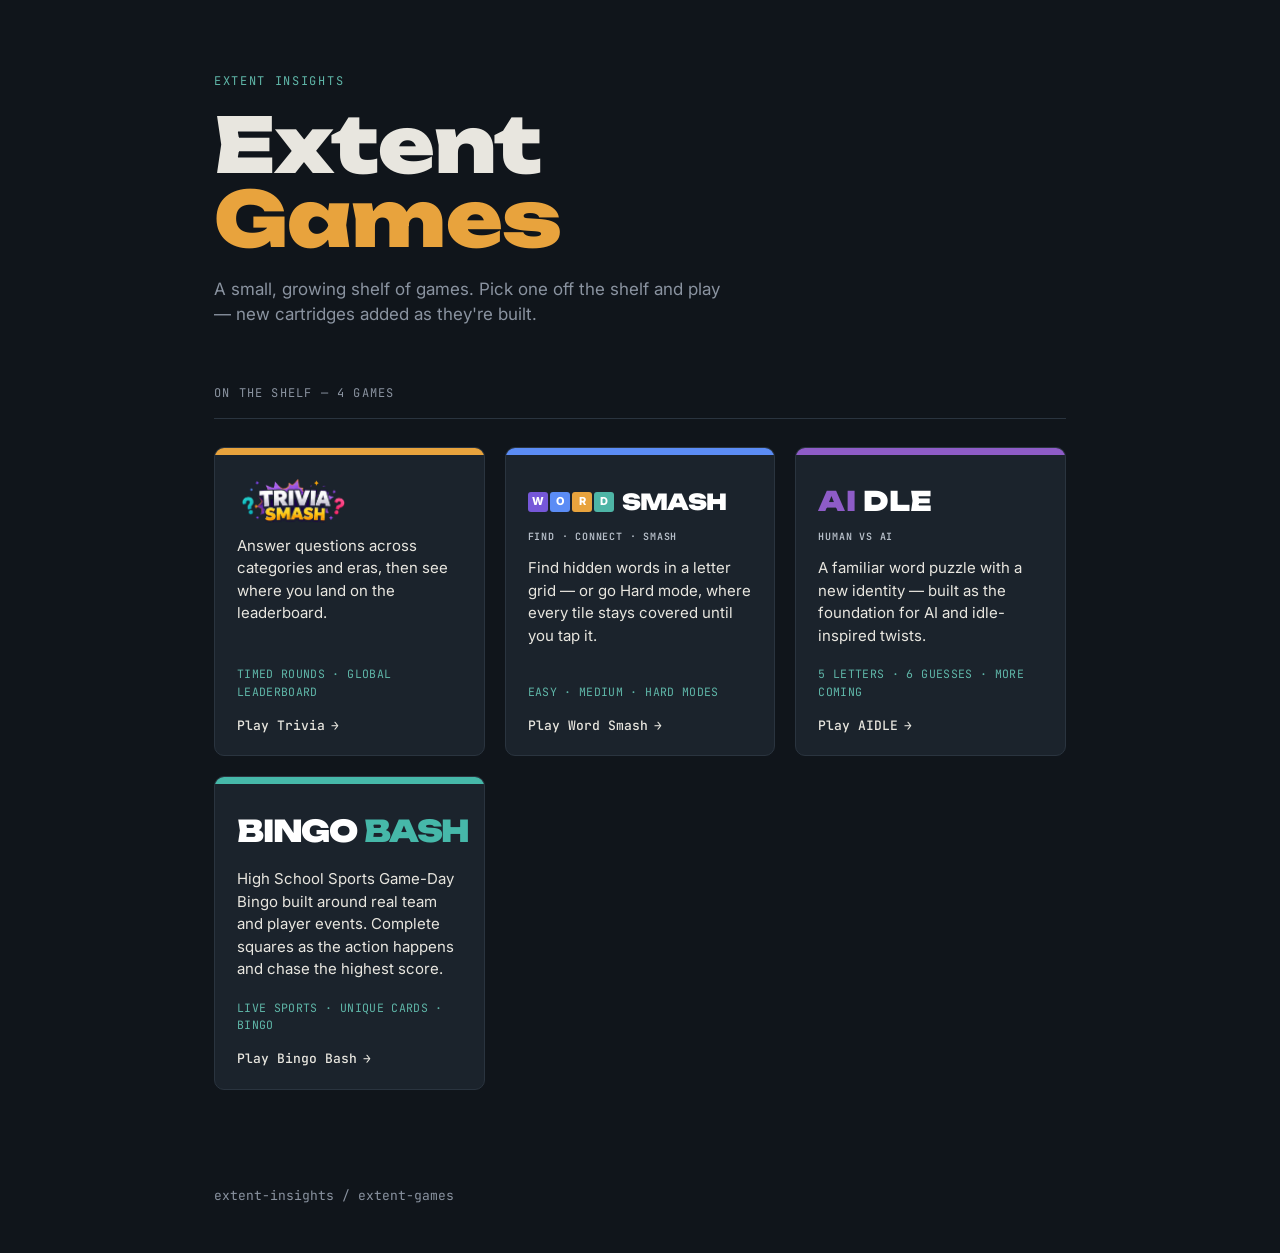
<file: index.html>
<!DOCTYPE html>
<html lang="en">
<head>
<meta charset="UTF-8" />
<meta name="viewport" content="width=device-width, initial-scale=1.0" />
<title>Extent Insights Games</title>
<meta name="description" content="A small, growing shelf of games from Extent Insights." />

<link rel="preconnect" href="https://fonts.googleapis.com" />
<link rel="preconnect" href="https://fonts.gstatic.com" crossorigin />
<link href="https://fonts.googleapis.com/css2?family=Unbounded:wght@700;800;900&family=Inter:wght@400;500;600&family=JetBrains+Mono:wght@500&display=swap" rel="stylesheet" />

<style>
  :root {
    --bg:        #10151B;
    --surface:   #1B232C;
    --surface-2: #212B35;
    --border:    #2A343F;
    --text:      #E8E6DF;
    --muted:     #8A93A0;
    --accent:    #E8A33D;
    --accent-2:  #5FB6A8;

    --font-display: 'Unbounded', system-ui, sans-serif;
    --font-body:    'Inter', system-ui, sans-serif;
    --font-mono:    'JetBrains Mono', ui-monospace, monospace;

    --radius: 10px;
  }

  *, *::before, *::after { box-sizing: border-box; margin: 0; padding: 0; }

  body {
    background: var(--bg);
    color: var(--text);
    font-family: var(--font-body);
    min-height: 100dvh;
    line-height: 1.5;
  }

  a { color: inherit; }

  :focus-visible {
    outline: 2px solid var(--accent);
    outline-offset: 3px;
  }

  /* ── Hero ─────────────────────────────────────── */
  header {
    padding: 72px 24px 56px;
    max-width: 900px;
    margin: 0 auto;
  }

  .eyebrow {
    font-family: var(--font-mono);
    font-size: 12px;
    letter-spacing: 0.14em;
    text-transform: uppercase;
    color: var(--accent-2);
    margin-bottom: 18px;
  }

  h1 {
    font-family: var(--font-display);
    font-weight: 900;
    font-size: clamp(40px, 7vw, 76px);
    line-height: 0.98;
    letter-spacing: -0.01em;
    color: var(--text);
  }

  h1 span {
    color: var(--accent);
  }

  .tagline {
    margin-top: 20px;
    max-width: 46ch;
    font-size: 17px;
    color: var(--muted);
  }

  /* ── Shelf ────────────────────────────────────── */
  main {
    max-width: 900px;
    margin: 0 auto;
    padding: 0 24px 96px;
  }

  .shelf-label {
    font-family: var(--font-mono);
    font-size: 12px;
    letter-spacing: 0.1em;
    text-transform: uppercase;
    color: var(--muted);
    padding-bottom: 16px;
    border-bottom: 1px solid var(--border);
    margin-bottom: 28px;
  }

  .shelf {
    display: grid;
    grid-template-columns: repeat(auto-fill, minmax(260px, 1fr));
    gap: 20px;
  }

  /* ── Cartridge card ───────────────────────────── */
  .cartridge {
    position: relative;
    display: flex;
    flex-direction: column;
    background: var(--surface);
    border: 1px solid var(--border);
    border-radius: var(--radius);
    overflow: hidden;
    text-decoration: none;
    transition: transform 0.18s ease, border-color 0.18s ease, box-shadow 0.18s ease;
  }

  .cartridge:hover,
  .cartridge:focus-visible {
    transform: translateY(-3px);
    border-color: var(--cartridge-color, var(--accent));
    box-shadow: 0 10px 28px -14px rgba(0, 0, 0, 0.6);
  }

  .cartridge__stripe {
    height: 7px;
    width: 100%;
    background: var(--cartridge-color, var(--accent));
  }

  .cartridge__body {
    padding: 22px 22px 20px;
    display: flex;
    flex-direction: column;
    flex: 1;
  }

  .cartridge__title {
    font-family: var(--font-display);
    font-weight: 800;
    font-size: 22px;
    margin-bottom: 8px;
  }

 .cartridge__logo {
    width: auto;
    max-width: 100%;
    display: block;
    margin-bottom: 12px;
    align-self: flex-start;
    object-fit: contain;
  }

  .cartridge__logo--trivia {
    height: 46px;
  }

  .cartridge__wordmark {
    min-height: 50px;
    display: flex;
    align-items: center;
    gap: 7px;
    margin-bottom: 4px;
    font-family: var(--font-display);
    font-size: 30px;
    font-weight: 900;
    line-height: 1;
    letter-spacing: -0.04em;
  }

  .cartridge__logo-tagline {
    margin-bottom: 14px;
    font-family: var(--font-mono);
    font-size: 10px;
    font-weight: 600;
    line-height: 1.25;
    letter-spacing: 0.08em;
    text-transform: uppercase;
    color: #b8c0ca;
  }

  .cartridge__wordmark--wordsmash {
    gap: 8px;
    letter-spacing: -0.03em;
  }

  .wordsmash-word {
    display: inline-flex;
    align-items: center;
    gap: 2px;
  }

  .wordsmash-word span {
    width: 20px;
    height: 20px;
    display: grid;
    place-items: center;
    border-radius: 3px;
    font-family: var(--font-body);
    font-size: 11px;
    font-weight: 800;
    line-height: 1;
    color: #ffffff;
  }

  .wordsmash-word span:nth-child(1) { background: #7657d8; }
  .wordsmash-word span:nth-child(2) { background: #5b8cf5; }
  .wordsmash-word span:nth-child(3) { background: #e8a33d; }
  .wordsmash-word span:nth-child(4) { background: #4eb5a6; }

  .wordsmash-smash {
    color: #ffffff;
    font-size: 22px;
    letter-spacing: -0.03em;
  }

  .cartridge__wordmark--aidle {
    color: #ffffff;
    font-size: 27px;
    letter-spacing: 0.01em;
  }

  .cartridge__wordmark--aidle .aidle-ai {
    color: var(--cartridge-color);
  }

  .cartridge__wordmark--bingo {
    margin-bottom: 12px;
  }

  .cartridge__wordmark--bingo .bingo-word {
    color: #ffffff;
  }

  .cartridge__wordmark--bingo .bash-word {
    color: var(--cartridge-color);
  }

  .cartridge__desc {
    color: var(--text);
    font-size: 15px;
    flex: 1;
    margin-bottom: 18px;
  }

  .cartridge__meta {
    font-family: var(--font-mono);
    font-size: 11.5px;
    color: var(--accent-2);
    letter-spacing: 0.03em;
    margin-bottom: 16px;
  }

  .cartridge__cta {
    font-family: var(--font-mono);
    font-size: 13px;
    font-weight: 500;
    color: var(--text);
    display: inline-flex;
    align-items: center;
    gap: 6px;
  }

  .cartridge__cta .arrow {
    transition: transform 0.18s ease;
  }

  .cartridge:hover .cartridge__cta .arrow,
  .cartridge:focus-visible .cartridge__cta .arrow {
    transform: translateX(3px);
  }

  /* ── Empty slot (next game) ───────────────────── */
  .cartridge--empty {
    border-style: dashed;
    background: transparent;
    align-items: center;
    justify-content: center;
    text-align: center;
    min-height: 100%;
    padding: 32px 22px;
    color: var(--muted);
  }

  .cartridge--empty:hover,
  .cartridge--empty:focus-visible {
    transform: none;
    border-color: var(--border);
    box-shadow: none;
  }

  .cartridge--empty .cartridge__title {
    font-size: 15px;
    color: var(--muted);
    font-family: var(--font-mono);
    font-weight: 500;
    text-transform: uppercase;
    letter-spacing: 0.06em;
  }

  .cartridge--empty .cartridge__desc {
    font-size: 13.5px;
    margin-top: 8px;
    margin-bottom: 0;
    max-width: 22ch;
  }

  footer {
    max-width: 900px;
    margin: 0 auto;
    padding: 0 24px 48px;
    color: var(--muted);
    font-size: 13px;
    font-family: var(--font-mono);
  }

  @media (prefers-reduced-motion: reduce) {
    * { transition: none !important; }
  }
</style>
</head>
<body>

<header>
  <div class="eyebrow">Extent Insights</div>
  <h1>Extent<br /><span>Games</span></h1>
  <p class="tagline">
    A small, growing shelf of games. Pick one off the shelf and play —
    new cartridges added as they're built.
  </p>
</header>

<main>
  <div class="shelf-label">On the shelf — 4 games</div>

  <div class="shelf">

    <a class="cartridge" style="--cartridge-color: #E8A33D" href="./trivia/">
      <div class="cartridge__stripe"></div>
      <div class="cartridge__body">
        <img
          class="cartridge__logo cartridge__logo--trivia"
          src="./trivia/images/trivia-smash-logo.png"
          srcset="./trivia/images/trivia-smash-logo.png 1x, ./trivia/images/trivia-smash-logo@3x.png 3x"
          alt="Trivia Smash"
        />
        <p class="cartridge__desc">
          Answer questions across categories and eras, then see where you land on the leaderboard.
        </p>
        <div class="cartridge__meta">TIMED ROUNDS · GLOBAL LEADERBOARD</div>
        <span class="cartridge__cta">Play Trivia <span class="arrow">→</span></span>
      </div>
    </a>

    <a class="cartridge" style="--cartridge-color: #5B8CF5" href="./wordsmash/">
      <div class="cartridge__stripe"></div>
      <div class="cartridge__body">
        <div class="cartridge__wordmark cartridge__wordmark--wordsmash" aria-label="Word Smash">
          <span class="wordsmash-word" aria-hidden="true">
            <span>W</span><span>O</span><span>R</span><span>D</span>
          </span>
          <span class="wordsmash-smash">SMASH</span>
        </div>
        <div class="cartridge__logo-tagline">Find · Connect · Smash</div>
        <p class="cartridge__desc">
          Find hidden words in a letter grid — or go Hard mode, where every tile stays covered until you tap it.
        </p>
        <div class="cartridge__meta">EASY · MEDIUM · HARD MODES</div>
        <span class="cartridge__cta">Play Word Smash <span class="arrow">→</span></span>
      </div>
    </a>

    <a class="cartridge" style="--cartridge-color: #8E5CC7" href="./aidle/">
      <div class="cartridge__stripe"></div>
      <div class="cartridge__body">
        <div class="cartridge__wordmark cartridge__wordmark--aidle" aria-label="AIDLE">
          <span class="aidle-ai">AI</span><span>DLE</span>
        </div>
        <div class="cartridge__logo-tagline">Human vs AI</div>
        <p class="cartridge__desc">
          A familiar word puzzle with a new identity — built as the foundation for AI and idle-inspired twists.
        </p>
        <div class="cartridge__meta">5 LETTERS · 6 GUESSES · MORE COMING</div>
        <span class="cartridge__cta">Play AIDLE <span class="arrow">→</span></span>
      </div>
    </a>

    <a class="cartridge" style="--cartridge-color: #46B8A9" href="./bingobash/">
      <div class="cartridge__stripe"></div>
      <div class="cartridge__body">
        <div class="cartridge__wordmark cartridge__wordmark--bingo">
          <span class="bingo-word">BINGO</span>
          <span class="bash-word">BASH</span>
        </div>
        <p class="cartridge__desc">High School Sports Game-Day Bingo built around real team and player events. Complete squares as the action happens and chase the highest score.</p>
        <div class="cartridge__meta">LIVE SPORTS · UNIQUE CARDS · BINGO</div>
        <span class="cartridge__cta">Play Bingo Bash <span class="arrow">→</span></span>
      </div>
    </a>

  </div>
</main>

<footer>
  extent-insights / extent-games
</footer>

</body>
</html>
</file>
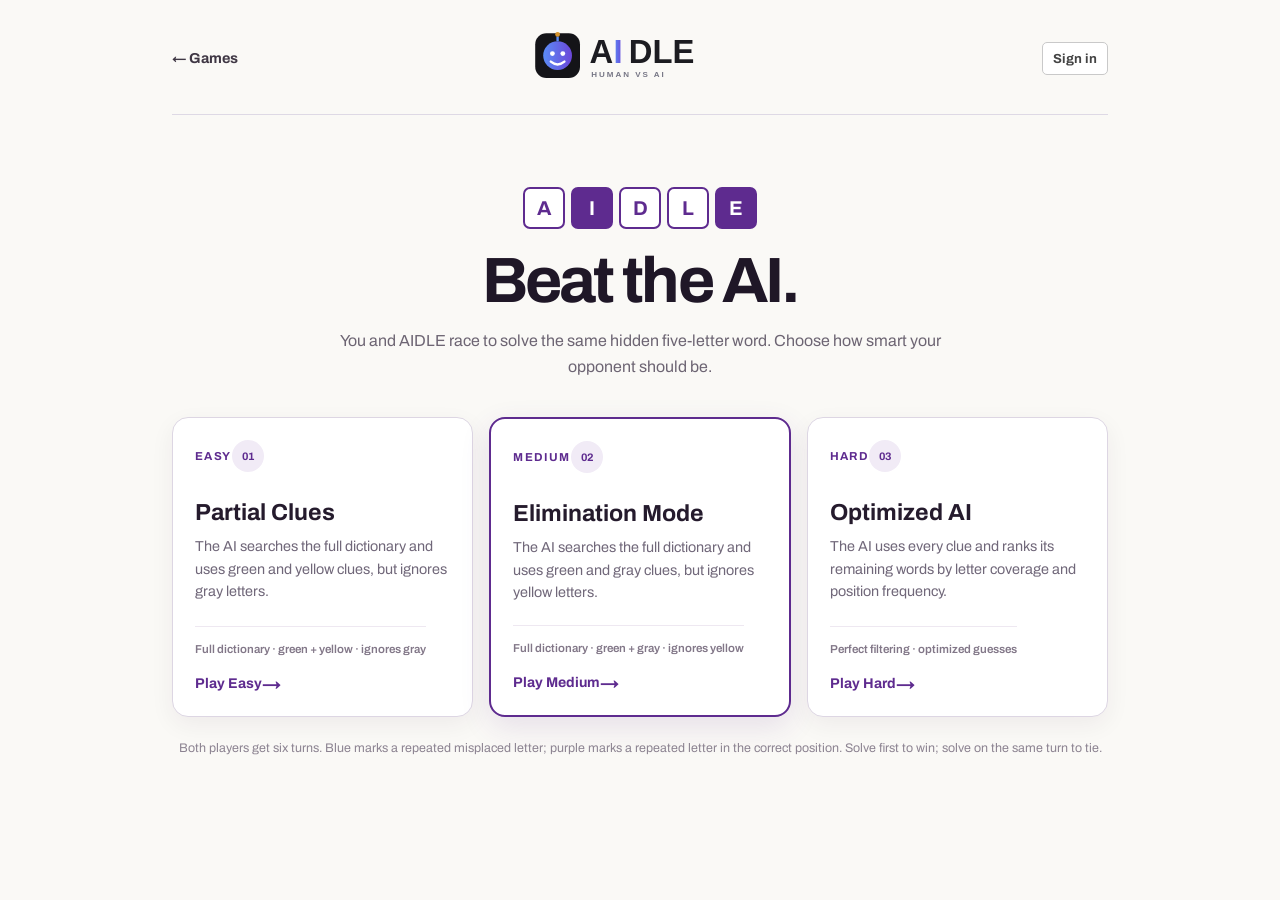
<file: aidle/index.html>
<!DOCTYPE html>
<html lang="en">
<head>
    <meta charset="UTF-8">
    <meta name="viewport" content="width=device-width, initial-scale=1.0">
    <title>AIDLE — Choose Difficulty</title>
    <link rel="preconnect" href="https://fonts.googleapis.com">
    <link rel="preconnect" href="https://fonts.gstatic.com" crossorigin>
    <link href="https://fonts.googleapis.com/css2?family=Archivo:wght@400;600;700&family=Noto+Sans:wght@700&display=swap" rel="stylesheet">
    <link rel="stylesheet" href="./css/style.css?v=8">
    <script type="module" src="./js/index.js?v=2"></script>
</head>
<body>
    <div class="landing-wrap aidle-landing">
        <header class="landing-header aidle-landing-header">
            <a class="home-link" href="../" aria-label="Back to Extent Games">← Games</a>

            <div class="brand-block brand-logo-block"><img class="aidle-logo-img" src="./images/aidle-logo.svg" alt="AIDLE — Human vs AI"></div>

            <div class="auth-slot">
                <button class="btn-signin" id="btnOpenAuth">Sign in</button>
                <div class="user-chip" id="userChip" hidden>
                    <span class="user-chip-email" id="userEmail"></span>
                    <button class="btn-user-action" id="btnEditTag" title="Change gamer tag">✎</button>
                    <button class="btn-user-action" id="btnSignOut">Sign out</button>
                </div>
            </div>
        </header>

        <main class="aidle-landing-main">
            <section class="aidle-hero">
                <div class="aidle-mark" aria-hidden="true">
                    <span>A</span><span>I</span><span>D</span><span>L</span><span>E</span>
                </div>
                <h2>Beat the AI.</h2>
                <p>You and AIDLE race to solve the same hidden five-letter word. Choose how smart your opponent should be.</p>
            </section>

            <section class="aidle-mode-grid" aria-label="Choose AI difficulty">
                <button class="aidle-mode-card easy" data-difficulty="easy">
                    <div class="mode-card-top">
                        <div class="mode-level">EASY</div>
                        <div class="mode-dot">01</div>
                    </div>
                    <h3>Partial Clues</h3>
                    <p>The AI searches the full dictionary and uses green and yellow clues, but ignores gray letters.</p>
                    <div class="mode-rule">Full dictionary · green + yellow · ignores gray</div>
                    <div class="mode-play">Play Easy <span>→</span></div>
                </button>

                <button class="aidle-mode-card medium featured" data-difficulty="medium">
                    <div class="mode-card-top">
                        <div class="mode-level">MEDIUM</div>
                        <div class="mode-dot">02</div>
                    </div>
                    <h3>Elimination Mode</h3>
                    <p>The AI searches the full dictionary and uses green and gray clues, but ignores yellow letters.</p>
                    <div class="mode-rule">Full dictionary · green + gray · ignores yellow</div>
                    <div class="mode-play">Play Medium <span>→</span></div>
                </button>

                <button class="aidle-mode-card hard" data-difficulty="hard">
                    <div class="mode-card-top">
                        <div class="mode-level">HARD</div>
                        <div class="mode-dot">03</div>
                    </div>
                    <h3>Optimized AI</h3>
                    <p>The AI uses every clue and ranks its remaining words by letter coverage and position frequency.</p>
                    <div class="mode-rule">Perfect filtering · optimized guesses</div>
                    <div class="mode-play">Play Hard <span>→</span></div>
                </button>
            </section>

            <p class="aidle-landing-note">Both players get six turns. Blue marks a repeated misplaced letter; purple marks a repeated letter in the correct position. Solve first to win; solve on the same turn to tie.</p>
        </main>
    </div>
</body>
</html>
</file>
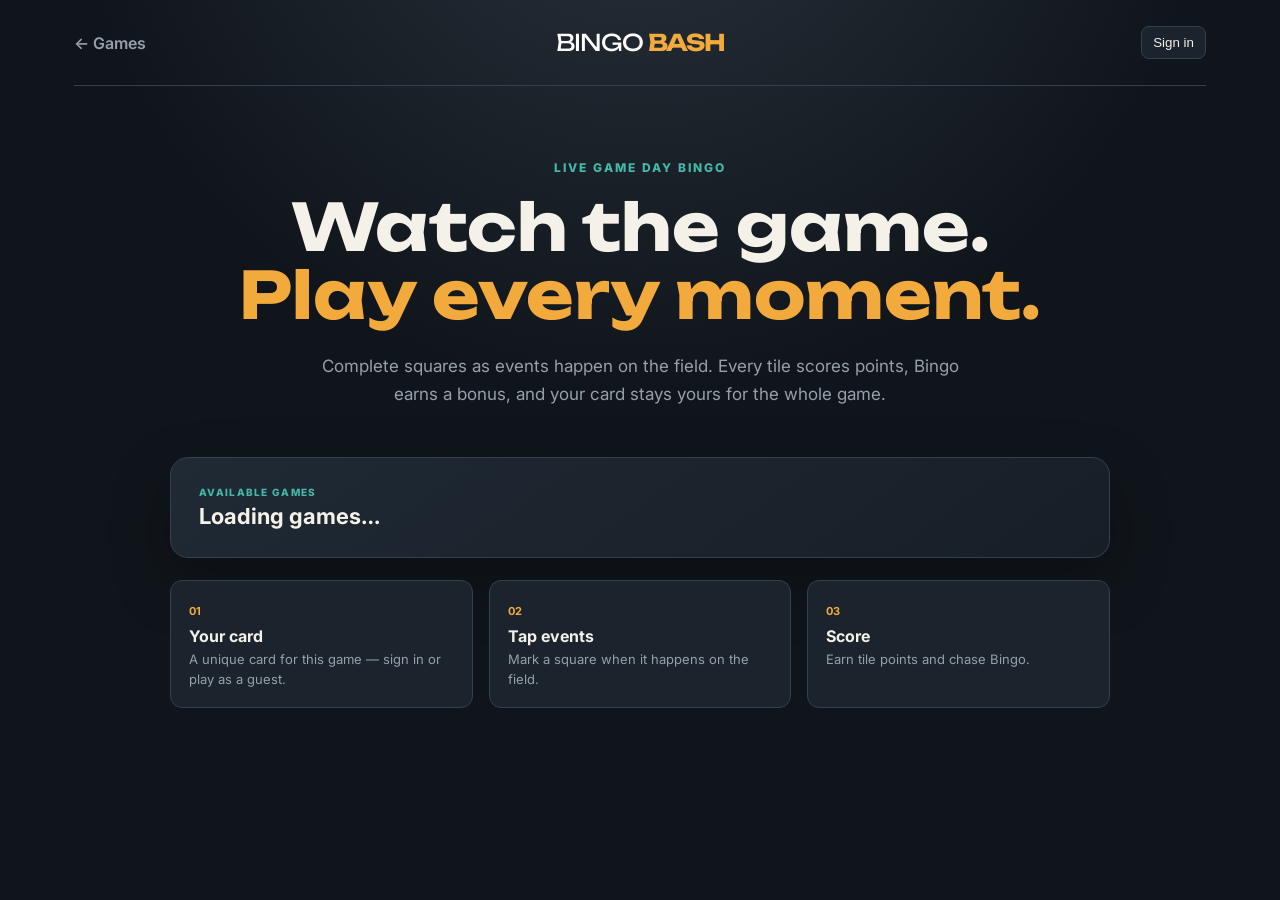
<file: bingobash/index.html>
<!DOCTYPE html>
<html lang="en">
<head>
  <meta charset="UTF-8">
  <meta name="viewport" content="width=device-width, initial-scale=1.0">
  <title>Bingo Bash — Game Day Bingo</title>
  <link rel="preconnect" href="https://fonts.googleapis.com">
  <link rel="preconnect" href="https://fonts.gstatic.com" crossorigin>
  <link href="https://fonts.googleapis.com/css2?family=Inter:wght@400;500;600;700;800&family=Unbounded:wght@700;800&display=swap" rel="stylesheet">
  <link rel="stylesheet" href="./css/styles.css?v=6">
  <script type="module" src="./js/index.js?v=8"></script>
</head>
<body>
  <div class="page-shell">
    <header class="topbar">
      <a class="back-link" href="../">← Games</a>
      <a class="brand" href="./" aria-label="Bingo Bash home"><span>BINGO</span><strong>BASH</strong></a>
      <div class="auth-slot">
        <button class="btn-signin" id="btnOpenAuth">Sign in</button>
        <div class="user-chip" id="userChip" hidden>
          <span id="userEmail"></span>
          <button id="btnEditTag" title="Change gamer tag">✎</button>
          <button id="btnSignOut">Sign out</button>
        </div>
      </div>
    </header>

    <main class="landing-main">
      <section class="hero">
        <div class="hero-kicker">LIVE GAME DAY BINGO</div>
        <h1>Watch the game.<br><span>Play every moment.</span></h1>
        <p>Complete squares as events happen on the field. Every tile scores points, Bingo earns a bonus, and your card stays yours for the whole game.</p>
      </section>

      <div id="fixturesList" style="display:grid;gap:22px;">
        <section class="fixture-card">
          <div class="fixture-top">
            <div>
              <div class="fixture-label">AVAILABLE GAMES</div>
              <h2>Loading games…</h2>
            </div>
          </div>
        </section>
      </div>

      <section class="how-it-works">
        <div><b>01</b><strong>Your card</strong><span>A unique card for this game — sign in or play as a guest.</span></div>
        <div><b>02</b><strong>Tap events</strong><span>Mark a square when it happens on the field.</span></div>
        <div><b>03</b><strong>Score</strong><span>Earn tile points and chase Bingo.</span></div>
      </section>
    </main>
  </div>
</body>
</html>
</file>
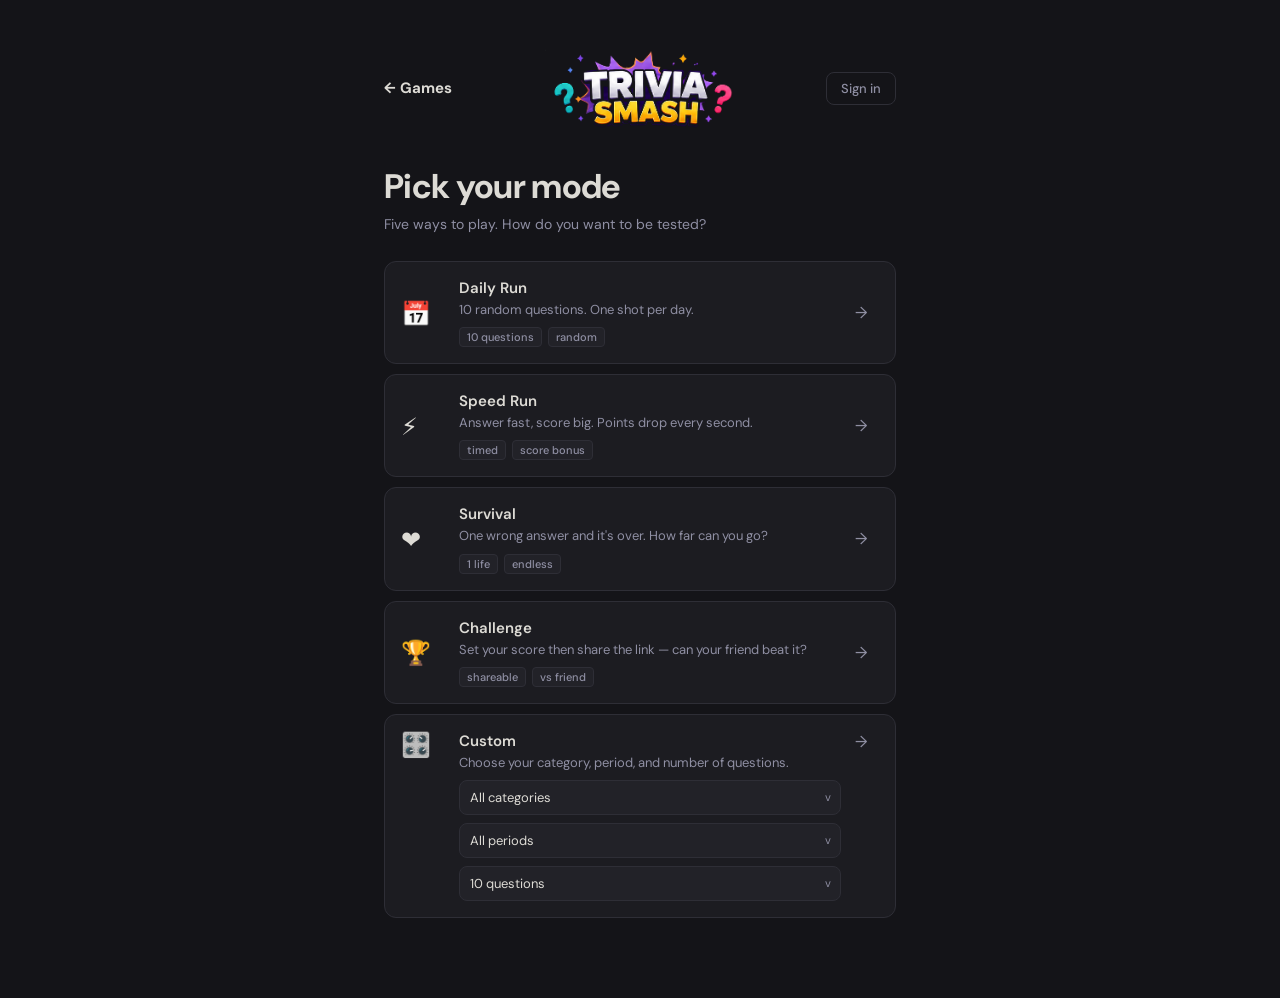
<file: trivia/index.html>
<!DOCTYPE html>
<html lang="en">
<head>
<meta charset="UTF-8" />
<meta name="viewport" content="width=device-width, initial-scale=1.0" />
<title>Trivia Smash — Play</title>
<link rel="preconnect" href="https://fonts.googleapis.com" />
<link href="https://fonts.googleapis.com/css2?family=DM+Sans:wght@400;500;600;700&display=swap" rel="stylesheet" />
<link rel="stylesheet" href="./css/game.css" />
</head>
<body>

<div class="landing-wrap">

  <header class="landing-header">
    <a class="back-link" href="../" aria-label="Back to Extent Games">← Games</a>
    <div class="logo">
      <img
        class="logo-img"
        src="./images/trivia-smash-logo.png"
        srcset="./images/trivia-smash-logo.png 1x, ./images/trivia-smash-logo@3x.png 3x"
        alt="Trivia Smash"
      />
    </div>

    <!-- Shown when NOT logged in -->
    <button class="btn-signin" id="btnOpenAuth">Sign in</button>

    <!-- Shown when logged in -->
    <div class="user-chip" id="userChip" hidden>
      <span class="user-chip-email" id="userEmail"></span>
      <button class="btn-signout btn-set-tag" id="btnEditTag" title="Change gamer tag">✎</button>
      <button class="btn-signout" id="btnSignOut">Sign out</button>
    </div>
  </header>

  <div class="hero">
    <h1>Pick your mode</h1>
    <p>Five ways to play. How do you want to be tested?</p>
  </div>

  <!-- Mode cards -->
  <div class="mode-grid">

    <button class="mode-card" data-mode="daily">
      <div class="mode-icon">📅</div>
      <div class="mode-body">
        <div class="mode-name">Daily Run</div>
        <div class="mode-desc">10 random questions. One shot per day.</div>
        <div class="mode-tags">
          <span class="tag">10 questions</span>
          <span class="tag">random</span>
        </div>
      </div>
      <div class="mode-arrow">→</div>
    </button>

    <button class="mode-card" data-mode="speed">
      <div class="mode-icon">⚡</div>
      <div class="mode-body">
        <div class="mode-name">Speed Run</div>
        <div class="mode-desc">Answer fast, score big. Points drop every second.</div>
        <div class="mode-tags">
          <span class="tag">timed</span>
          <span class="tag">score bonus</span>
        </div>
      </div>
      <div class="mode-arrow">→</div>
    </button>

    <button class="mode-card" data-mode="survival">
      <div class="mode-icon">❤️</div>
      <div class="mode-body">
        <div class="mode-name">Survival</div>
        <div class="mode-desc">One wrong answer and it's over. How far can you go?</div>
        <div class="mode-tags">
          <span class="tag">1 life</span>
          <span class="tag">endless</span>
        </div>
      </div>
      <div class="mode-arrow">→</div>
    </button>

    <button class="mode-card" data-mode="challenge">
      <div class="mode-icon">🏆</div>
      <div class="mode-body">
        <div class="mode-name">Challenge</div>
        <div class="mode-desc">Set your score then share the link — can your friend beat it?</div>
        <div class="mode-tags">
          <span class="tag">shareable</span>
          <span class="tag">vs friend</span>
        </div>
      </div>
      <div class="mode-arrow">→</div>
    </button>

    <button class="mode-card mode-card--custom" data-mode="custom">
      <div class="mode-icon">🎛️</div>
      <div class="mode-body">
        <div class="mode-name">Custom</div>
        <div class="mode-desc">Choose your category, period, and number of questions.</div>

        <div class="custom-filters" id="customFilters">
          <div class="select-wrap">
            <select id="customCategory" onclick="event.stopPropagation()">
              <option value="">All categories</option>
              <option>General Knowledge</option>
              <option>Science &amp; Nature</option>
              <option>History</option>
              <option>Geography</option>
              <option>Sports</option>
              <option>Entertainment</option>
              <option>Technology</option>
              <option>Food &amp; Drink</option>
              <option>Art &amp; Literature</option>
              <option>Music</option>
            </select>
          </div>
          <div class="select-wrap">
            <select id="customPeriod" onclick="event.stopPropagation()">
              <option value="">All periods</option>
              <option>Classical Antiquity</option>
              <option>Middle Ages</option>
              <option>1600s</option>
              <option>1700s</option>
              <option>1800s</option>
              <option>1900s</option>
              <option>1910s</option>
              <option>1920s</option>
              <option>1930s</option>
              <option>1940s</option>
              <option>1950s</option>
              <option>1960s</option>
              <option>1970s</option>
              <option>1980s</option>
              <option>1990s</option>
              <option>2000s</option>
              <option>2010s</option>
              <option>2020s</option>
            </select>
          </div>
          <div class="select-wrap">
            <select id="customCount" onclick="event.stopPropagation()">
              <option value="5">5 questions</option>
              <option value="10" selected>10 questions</option>
              <option value="20">20 questions</option>
              <option value="50">50 questions</option>
            </select>
          </div>
        </div>
      </div>
      <div class="mode-arrow">→</div>
    </button>

  </div>
</div>

<script type="module" src="./js/index.js"></script>
</body>
</html>
</file>
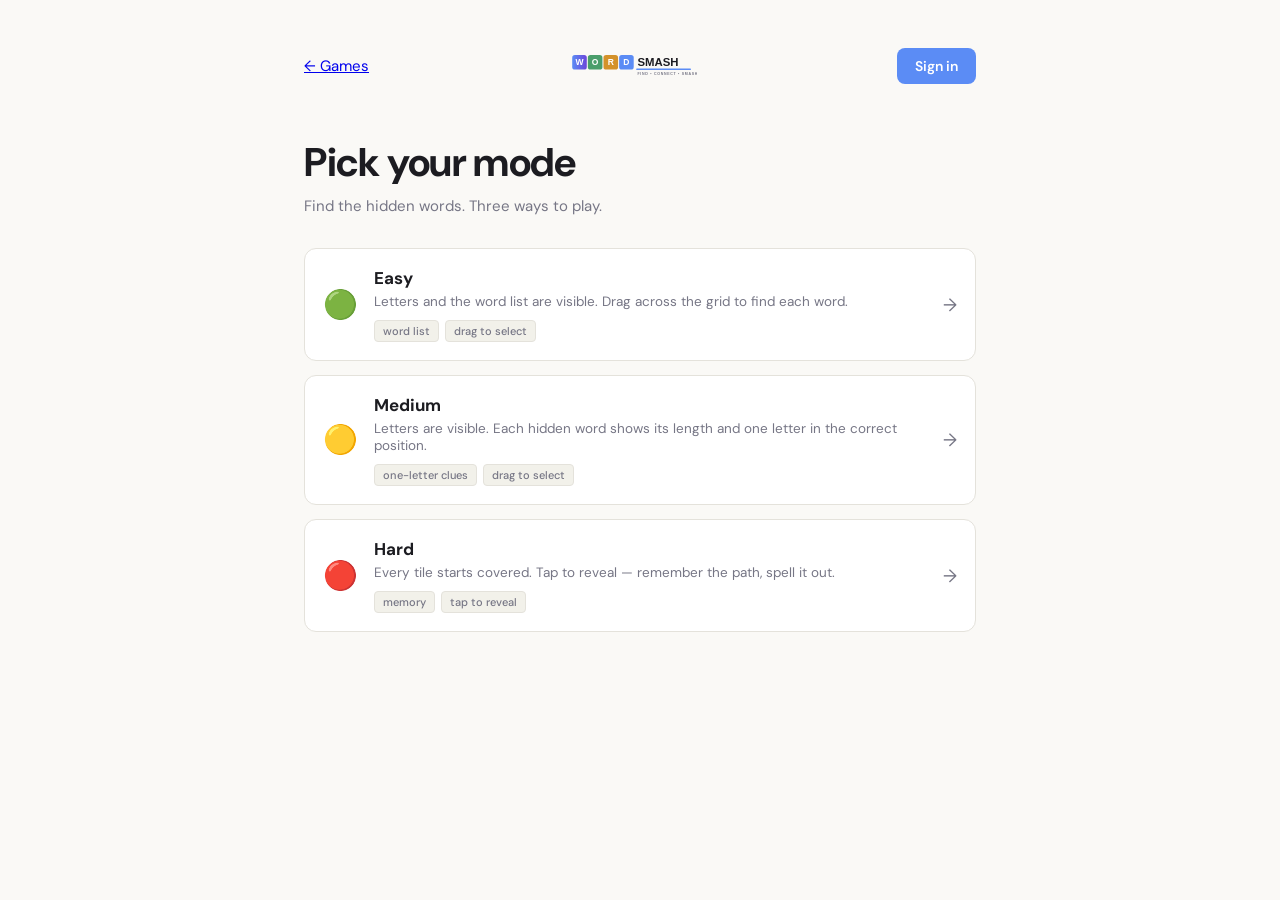
<file: wordsmash/index.html>
<!DOCTYPE html>
<html lang="en">
<head>
<meta charset="UTF-8" />
<meta name="viewport" content="width=device-width, initial-scale=1.0" />
<title>Word Smash — Play</title>
<link rel="preconnect" href="https://fonts.googleapis.com" />
<link href="https://fonts.googleapis.com/css2?family=DM+Sans:wght@400;500;600;700&display=swap" rel="stylesheet" />
<link rel="stylesheet" href="./css/game.css" />
</head>
<body>

<div class="landing-wrap">

  <header class="landing-header">
    <a class="back-link" href="../" aria-label="Back to Extent Games">← Games</a>
    <div class="logo"><img class="logo-img wordsmash-logo" src="./images/wordsmash-logo.svg" alt="Word Smash" /></div>

    <!-- Shown when NOT logged in -->
    <button class="btn-signin" id="btnOpenAuth">Sign in</button>

    <!-- Shown when logged in -->
    <div class="user-chip" id="userChip" hidden>
      <span class="user-chip-email" id="userEmail"></span>
      <button class="btn-signout btn-set-tag" id="btnEditTag" title="Change gamer tag">✎</button>
      <button class="btn-signout" id="btnSignOut">Sign out</button>
    </div>
  </header>

  <div class="hero">
    <h1>Pick your mode</h1>
    <p>Find the hidden words. Three ways to play.</p>
  </div>

  <!-- Mode cards -->
  <div class="mode-grid">

    <button class="mode-card" data-mode="easy">
      <div class="mode-icon">🟢</div>
      <div class="mode-body">
        <div class="mode-name">Easy</div>
        <div class="mode-desc">Letters and the word list are visible. Drag across the grid to find each word.</div>
        <div class="mode-tags">
          <span class="tag">word list</span>
          <span class="tag">drag to select</span>
        </div>
      </div>
      <div class="mode-arrow">→</div>
    </button>

    <button class="mode-card" data-mode="medium">
      <div class="mode-icon">🟡</div>
      <div class="mode-body">
        <div class="mode-name">Medium</div>
        <div class="mode-desc">Letters are visible. Each hidden word shows its length and one letter in the correct position.</div>
        <div class="mode-tags">
          <span class="tag">one-letter clues</span>
          <span class="tag">drag to select</span>
        </div>
      </div>
      <div class="mode-arrow">→</div>
    </button>

    <button class="mode-card" data-mode="hard">
      <div class="mode-icon">🔴</div>
      <div class="mode-body">
        <div class="mode-name">Hard</div>
        <div class="mode-desc">Every tile starts covered. Tap to reveal — remember the path, spell it out.</div>
        <div class="mode-tags">
          <span class="tag">memory</span>
          <span class="tag">tap to reveal</span>
        </div>
      </div>
      <div class="mode-arrow">→</div>
    </button>

  </div>
</div>

<script type="module" src="./js/index.js"></script>
</body>
</html>
</file>
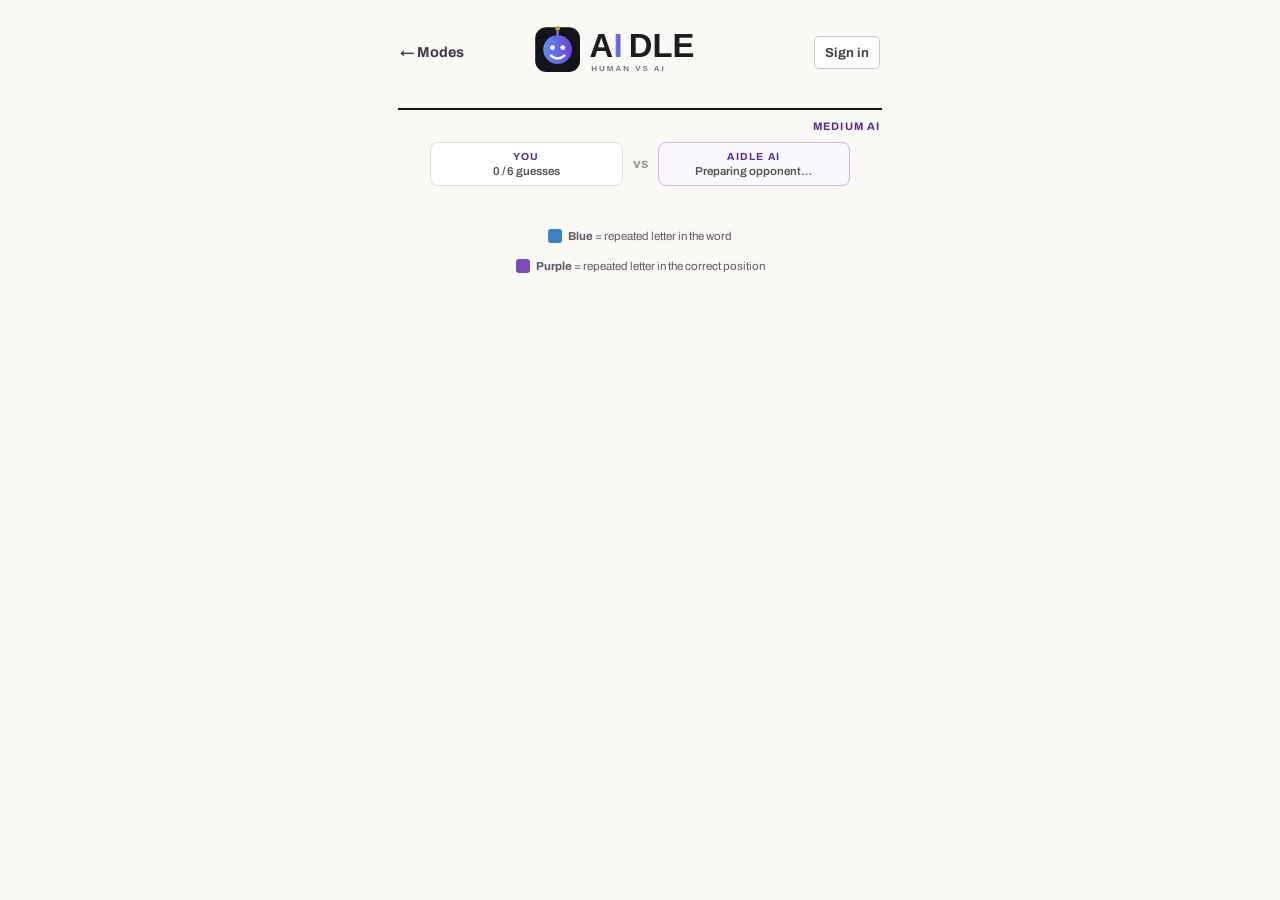
<file: aidle/game.html>
<!DOCTYPE html>
<html lang="en">
<head>
    <meta charset="UTF-8">
    <meta name="viewport" content="width=device-width, initial-scale=1.0">
    <title>AIDLE — Play</title>
    <link rel="preconnect" href="https://fonts.googleapis.com">
    <link rel="preconnect" href="https://fonts.gstatic.com" crossorigin>
    <link href="https://fonts.googleapis.com/css2?family=Archivo:wght@400;600;700&family=Noto+Sans:wght@700&display=swap" rel="stylesheet">
    <link rel="stylesheet" href="./css/style.css?v=9">
    <script type="module" src="./js/game.js?v=10"></script>
</head>
<body>
    <div class="game-container">
        <header class="game-header">
            <a class="home-link" href="./index.html" aria-label="Back to AIDLE difficulty selection">← Modes</a>

            <div class="brand-block brand-logo-block"><img class="aidle-logo-img" src="./images/aidle-logo.svg" alt="AIDLE — Human vs AI"></div>

            <div class="auth-slot">
                <button class="btn-signin" id="btnOpenAuth">Sign in</button>
                <div class="user-chip" id="userChip" hidden>
                    <span class="user-chip-email" id="userEmail"></span>
                    <button class="btn-user-action" id="btnEditTag" title="Change gamer tag">✎</button>
                    <button class="btn-user-action" id="btnSignOut">Sign out</button>
                </div>
            </div>
        </header>

        <div class="header-line"></div>
        <div class="game-meta-row">
            <div id="clock"></div>
            <div class="game-difficulty" id="gameDifficulty">MEDIUM AI</div>
        </div>
        <section class="debug-target-panel" id="debugTargetPanel" hidden aria-label="Local debug target word">
            <label for="debugTargetWord">LOCAL DEBUG TARGET</label>
            <div class="debug-target-controls">
                <input id="debugTargetWord" type="text" maxlength="5" autocomplete="off"
                       autocapitalize="characters" spellcheck="false" placeholder="APPLE">
                <button id="debugRestartTarget" type="button">Start with word</button>
                <button id="debugClearTarget" type="button">Random</button>
            </div>
            <div class="debug-target-note">Development only · answer must exist in the AIDLE word list.</div>
        </section>
        <div class="race-panel" id="racePanel">
            <div class="race-side">
                <div class="race-label">YOU</div>
                <div class="race-value" id="playerRaceStatus">0 / 6 guesses</div>
            </div>
            <div class="race-vs">VS</div>
            <div class="race-side race-side-ai">
                <div class="race-label">AIDLE AI</div>
                <div class="race-value" id="aiRaceStatus">Preparing opponent…</div>
            </div>
        </div>
        <div id="aiReveal" class="ai-reveal" hidden></div>
        <div id="message"></div>

        <div class="repeat-legend" aria-label="Repeated-letter color legend">
            <div class="repeat-legend-item">
                <span class="repeat-legend-swatch repeat-legend-swatch--blue" aria-hidden="true"></span>
                <span><strong>Blue</strong> = repeated letter in the word</span>
            </div>
            <div class="repeat-legend-item">
                <span class="repeat-legend-swatch repeat-legend-swatch--purple" aria-hidden="true"></span>
                <span><strong>Purple</strong> = repeated letter in the correct position</span>
            </div>
        </div>
        <div id="game-board"></div>
        <div id="keyboard"></div>
    </div>
</body>
</html>
</file>
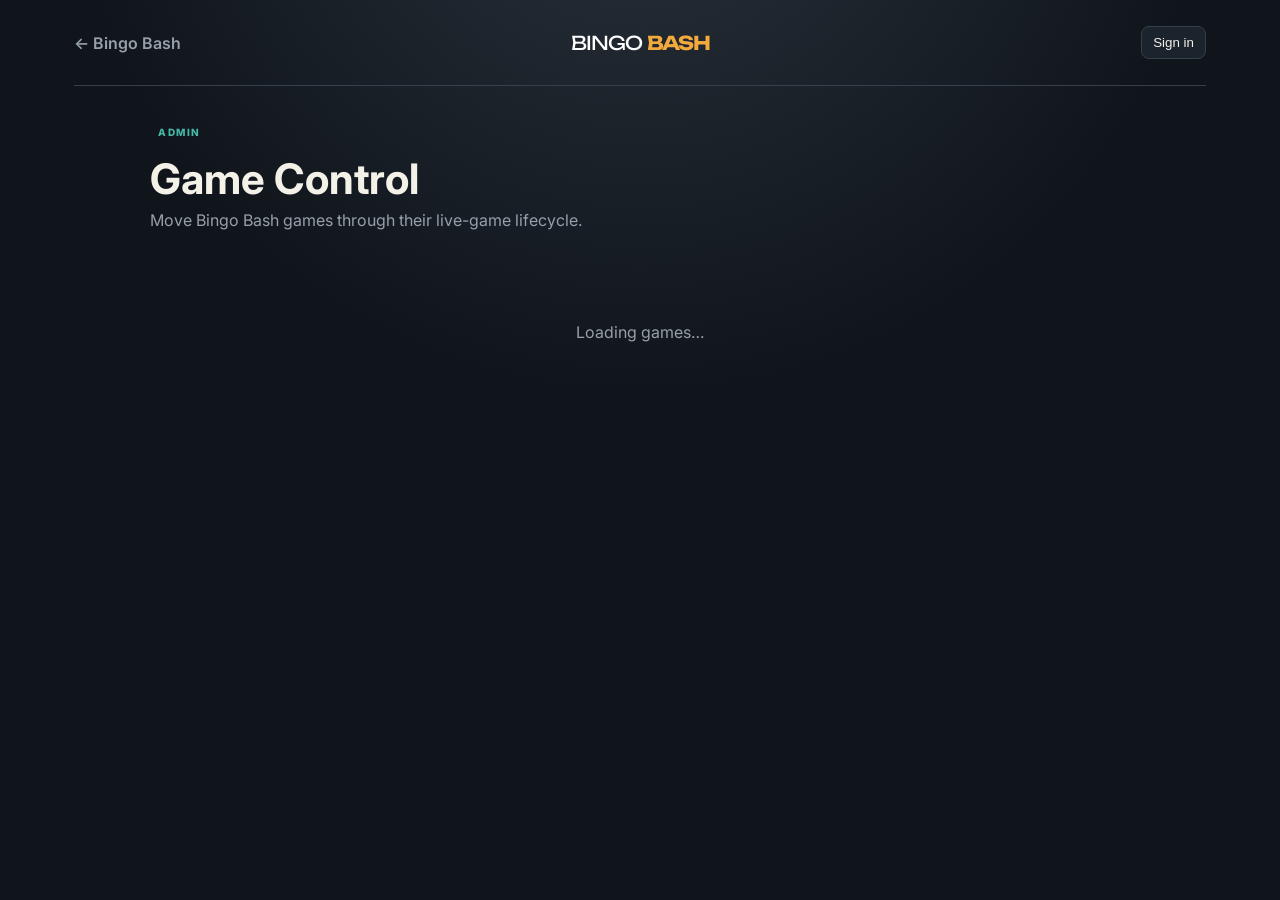
<file: bingobash/admin.html>
<!DOCTYPE html>
<html lang="en">
<head>
  <meta charset="UTF-8">
  <meta name="viewport" content="width=device-width, initial-scale=1.0">
  <title>Bingo Bash — Game Control</title>
  <link rel="preconnect" href="https://fonts.googleapis.com">
  <link rel="preconnect" href="https://fonts.gstatic.com" crossorigin>
  <link href="https://fonts.googleapis.com/css2?family=Inter:wght@400;500;600;700;800&family=Unbounded:wght@700;800&display=swap" rel="stylesheet">
  <link rel="stylesheet" href="./css/styles.css?v=7">
  <script type="module" src="./js/admin.js?v=1"></script>
</head>
<body>
  <div class="game-page admin-page">
    <header class="topbar game-topbar">
      <a class="back-link" href="./">← Bingo Bash</a>
      <a class="brand compact" href="./"><span>BINGO</span><strong>BASH</strong></a>
      <div class="auth-slot">
        <button class="btn-signin" id="btnOpenAuth">Sign in</button>
        <div class="user-chip" id="userChip" hidden>
          <span id="userEmail"></span><button id="btnEditTag" title="Change gamer tag">✎</button><button id="btnSignOut">Sign out</button>
        </div>
      </div>
    </header>

    <main class="admin-main">
      <section class="admin-heading">
        <div class="live-pill">ADMIN</div>
        <h1>Game Control</h1>
        <p>Move Bingo Bash games through their live-game lifecycle.</p>
      </section>
      <div id="adminStatus" class="status-message">Loading games…</div>
      <section id="adminGames" class="admin-games" hidden></section>
    </main>
  </div>
</body>
</html>
</file>
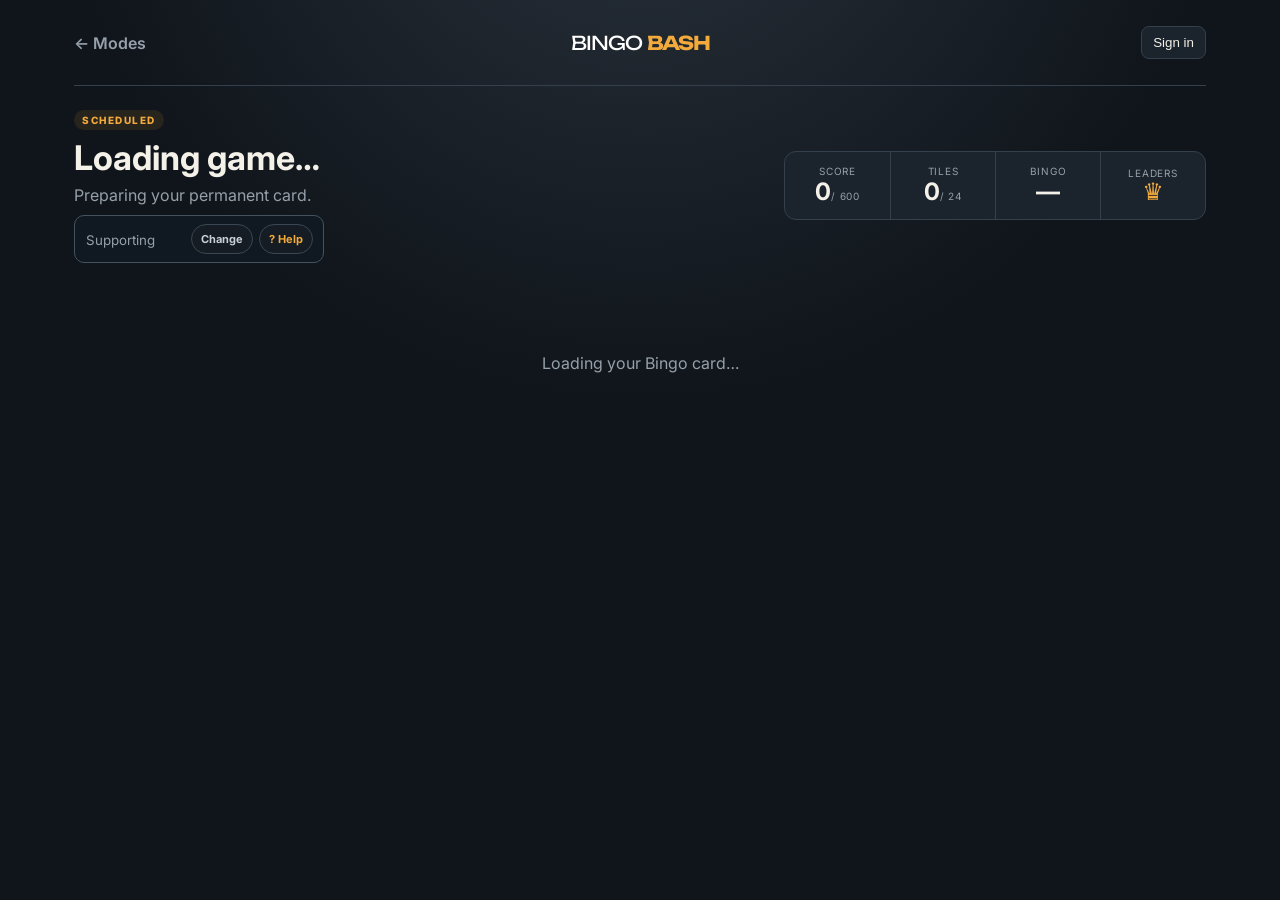
<file: bingobash/game.html>
<!DOCTYPE html>
<html lang="en">
<head>
  <meta charset="UTF-8">
  <meta name="viewport" content="width=device-width, initial-scale=1.0">
  <title>Bingo Bash — Play</title>
  <link rel="preconnect" href="https://fonts.googleapis.com">
  <link rel="preconnect" href="https://fonts.gstatic.com" crossorigin>
  <link href="https://fonts.googleapis.com/css2?family=Inter:wght@400;500;600;700;800&family=Unbounded:wght@700;800&display=swap" rel="stylesheet">
  <link rel="stylesheet" href="./css/styles.css?v=8">
  <script type="module" src="./js/game.js?v=8"></script>
</head>
<body>
  <div id="participantSetup" class="participant-setup" hidden>
    <div class="participant-card">
      <div class="setup-brand"><span>BINGO</span><strong>BASH</strong></div>
      <h1>Who are you supporting?</h1>
      <p>Select the player you’re rooting for. This helps personalize your Bingo experience.</p>
      <div class="roster-panel">
        <div class="roster-title" id="rosterTitle">TEAM ROSTER</div>
        <div id="rosterChoices" class="roster-choices"></div>
      </div>
      <label class="participant-name-label" for="participantName">YOUR NAME <span>(Optional)</span></label>
      <p class="participant-name-help">Helps the other fans know who’s who.</p>
      <input id="participantName" class="participant-name-input" type="text" maxlength="40" autocomplete="given-name" placeholder="First name">
      <div id="participantPreview" class="participant-preview"></div>
      <button id="startBingoBtn" class="start-bingo-btn" type="button" disabled>START BINGO <span>→</span></button>
      <div id="setupError" class="setup-error" hidden></div>
    </div>
  </div>

  <div id="welcomeBackdrop" class="welcome-backdrop" hidden>
    <section class="welcome-modal" role="dialog" aria-modal="true" aria-labelledby="welcomeTitle">
      <div class="welcome-icon">🏈</div>
      <h2 id="welcomeTitle">You’re ready for Bingo Bash</h2>
      <p class="welcome-lead">Watch the game and mark events as they happen.</p>
      <div class="welcome-rules">
        <div><i class="legend-player"></i><span><strong>Player Event</strong> — dark tile for a specific player.</span></div>
        <div><i class="legend-team"></i><span><strong>Team Event</strong> — orange tile for the team.</span></div>
        <div><i class="legend-free"></i><span><strong>FREE</strong> — gold center square, already yours.</span></div>
        <div class="welcome-action">Tap a tile to score it. Hold a completed tile for <strong>2 seconds</strong> to undo.</div>
      </div>
      <button id="enterGameBtn" class="start-bingo-btn" type="button">PLAY BINGO <span>→</span></button>
    </section>
  </div>

  <div id="gameStateBackdrop" class="welcome-backdrop" hidden>
    <section class="welcome-modal game-state-modal" role="dialog" aria-modal="true" aria-labelledby="gameStateTitle">
      <div id="gameStateIcon" class="welcome-icon">⏱️</div>
      <h2 id="gameStateTitle">Game Not Started Yet</h2>
      <p id="gameStateMessage" class="welcome-lead">Your Bingo card is ready, but the game is not LIVE yet.</p>
      <button id="gameStateCloseBtn" class="start-bingo-btn" type="button">OK</button>
    </section>
  </div>


  <div id="leaderboardBackdrop" class="welcome-backdrop" hidden>
    <section class="leaderboard-modal" role="dialog" aria-modal="true" aria-labelledby="leaderboardTitle">
      <div class="leaderboard-header">
        <div>
          <span class="leaderboard-kicker">GAME LEADERBOARD</span>
          <h2 id="leaderboardTitle">Standings</h2>
          <p id="leaderboardMeta">Current game standings</p>
        </div>
        <button id="leaderboardCloseBtn" class="modal-close-btn" type="button" aria-label="Close leaderboard">×</button>
      </div>
      <div id="leaderboardStatus" class="leaderboard-status">Loading standings…</div>
      <div id="leaderboardList" class="leaderboard-list" aria-live="polite"></div>
      <div class="leaderboard-footer">
        <span id="leaderboardCount"></span>
        <small>Scores refresh automatically while this window is open.</small>
      </div>
    </section>
  </div>

  <div class="game-page">
    <header class="topbar game-topbar">
      <a class="back-link" href="./index.html" aria-label="Back to Bingo Bash modes">← Modes</a>
      <a class="brand compact" href="./"><span>BINGO</span><strong>BASH</strong></a>
      <div class="auth-slot">
        <button class="btn-signin" id="btnOpenAuth">Sign in</button>
        <div class="user-chip" id="userChip" hidden>
          <span id="userEmail"></span><button id="btnEditTag" title="Change gamer tag">✎</button><button id="btnSignOut">Sign out</button>
        </div>
      </div>
    </header>

    <main class="game-main">
      <section class="game-summary">
        <div class="game-info">
          <div id="gameStatusPill" class="live-pill status-scheduled">SCHEDULED</div>
          <h1 id="gameTitle">Loading game…</h1>
          <p id="gameMeta">Preparing your permanent card.</p>
          <div id="participantIdentity" class="participant-identity" hidden>
            <div class="participant-copy">
              <span id="participantDisplayName"></span>
              <small>Supporting <strong id="supportedPlayer"></strong></small>
            </div>
            <div class="participant-actions">
              <button id="changeSupportBtn" type="button">Change</button>
              <button id="helpBtn" class="header-help-btn" type="button" aria-label="How to play Bingo Bash">? Help</button>
            </div>
          </div>
        </div>
        <div class="score-panel">
          <div><span>Score</span><strong id="scoreValue">0</strong><small id="scoreMax">/ 600</small></div>
          <div><span>Tiles</span><strong id="tilesValue">0</strong><small>/ 24</small></div>
          <div><span>Bingo</span><strong id="bingoValue">—</strong></div>
          <button id="leadersBtn" class="score-help leaders-control" type="button"><span>Leaders</span><strong>♛</strong></button>
        </div>
      </section>



      <div id="statusMessage" class="status-message">Loading your Bingo card…</div>

      <section id="boardSection" class="board-section" hidden>
        <div class="bingo-headings" aria-hidden="true"><span>B</span><span>I</span><span>N</span><span>G</span><span>O</span></div>
        <div id="bingoBoard" class="bingo-board" aria-label="Bingo card"></div>
      </section>
    </main>
  </div>
</body>
</html>
</file>
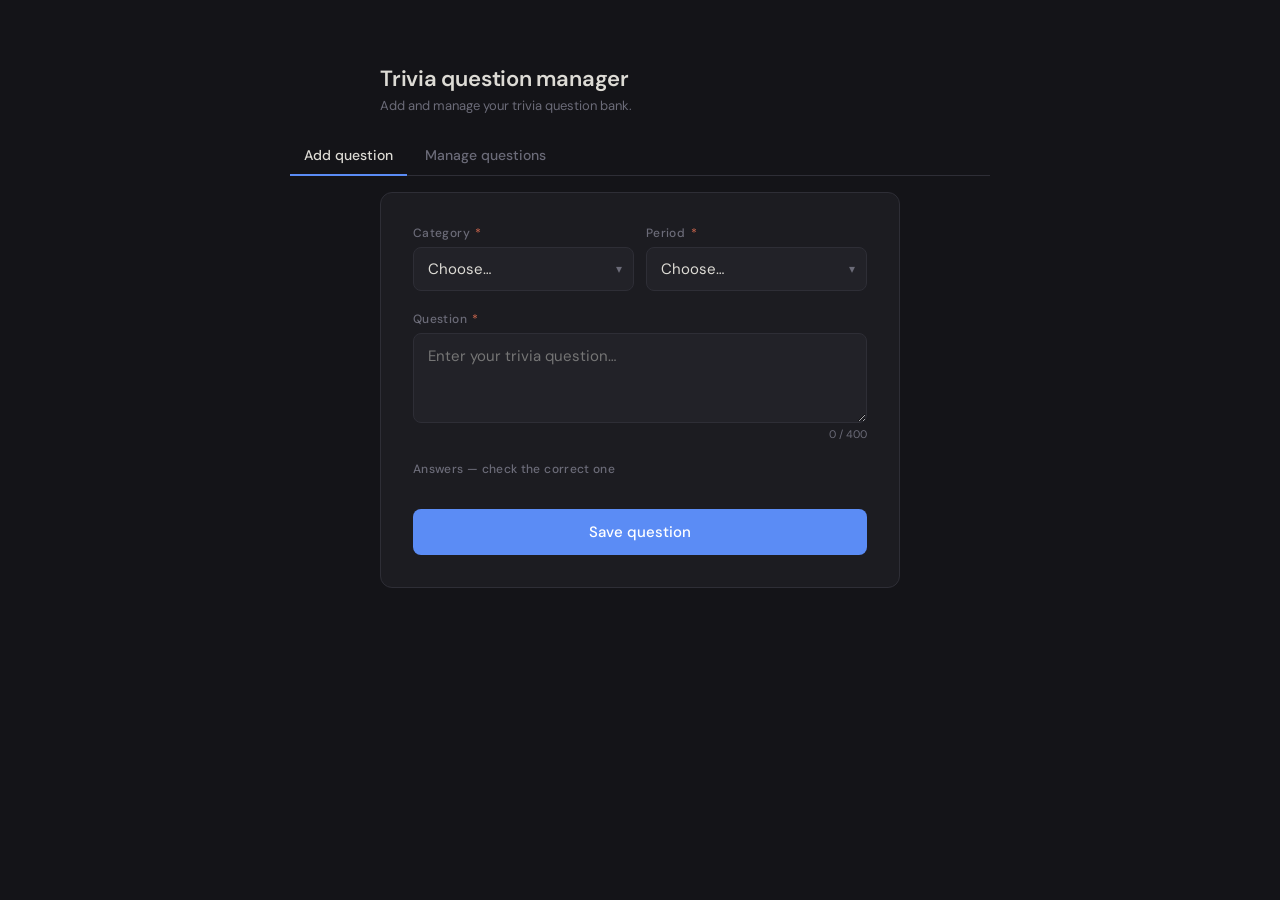
<file: trivia/add_question.html>
<!DOCTYPE html>
<html lang="en">
<head>
<meta charset="UTF-8" />
<meta name="viewport" content="width=device-width, initial-scale=1.0" />
<title>Trivia — Question Manager</title>
<link rel="preconnect" href="https://fonts.googleapis.com" />
<link href="https://fonts.googleapis.com/css2?family=DM+Sans:wght@400;500;600&display=swap" rel="stylesheet" />
<link rel="stylesheet" href="css/form.css" />
</head>
<body>

<header>
  <h1>Trivia question manager</h1>
  <p>Add and manage your trivia question bank.</p>
</header>

<!-- Tabs -->
<div class="tabs">
  <button class="tab-btn active" data-tab="add">Add question</button>
  <button class="tab-btn" data-tab="manage">Manage questions</button>
</div>

<!-- ── Tab: Add question ───────────────────────── -->
<div id="tab-add" class="tab-panel card">
  <form id="triviaForm" novalidate>

    <div class="field-row">
      <div class="field">
        <label>Category <span class="req">*</span></label>
        <div class="select-wrap">
          <select id="category" name="category" required>
            <option value="" disabled selected>Choose…</option>
            <option>General Knowledge</option>
            <option>Science &amp; Nature</option>
            <option>History</option>
            <option>Geography</option>
            <option>Sports</option>
            <option>Entertainment</option>
            <option>Technology</option>
            <option>Food &amp; Drink</option>
            <option>Art &amp; Literature</option>
            <option>Music</option>
          </select>
        </div>
      </div>

      <div class="field">
        <label>Period <span class="req">*</span></label>
        <div class="select-wrap">
          <select id="period" name="period" required>
            <option value="" disabled selected>Choose…</option>
            <option>Classical Antiquity</option>
            <option>Middle Ages</option>
            <option>1600s</option>
            <option>1700s</option>
            <option>1800s</option>
            <option>1900s</option>
            <option>1910s</option>
            <option>1920s</option>
            <option>1930s</option>
            <option>1940s</option>
            <option>1950s</option>
            <option>1960s</option>
            <option>1970s</option>
            <option>1980s</option>
            <option>1990s</option>
            <option>2000s</option>
            <option>2010s</option>
            <option>2020s</option>
          </select>
        </div>
      </div>
    </div>

    <div class="field">
      <label>Question <span class="req">*</span></label>
      <textarea id="question" name="question" placeholder="Enter your trivia question…" maxlength="400" required></textarea>
      <div class="char-counter" id="qCounter">0 / 400</div>
    </div>

    <div class="section-label">Answers — check the correct one</div>
    <div class="answers" id="answersBlock"></div>

    <button type="submit" class="btn-submit" id="submitBtn">
      <span id="btnLabel">Save question</span>
      <div class="spinner" id="spinner"></div>
    </button>

  </form>
</div>

<!-- ── Tab: Manage questions ──────────────────── -->
<div id="tab-manage" class="tab-panel card" hidden>

  <div class="filter-row">
    <div class="select-wrap">
      <select id="filterCategory">
        <option value="">All categories</option>
        <option>General Knowledge</option>
        <option>Science &amp; Nature</option>
        <option>History</option>
        <option>Geography</option>
        <option>Sports</option>
        <option>Entertainment</option>
        <option>Technology</option>
        <option>Food &amp; Drink</option>
        <option>Art &amp; Literature</option>
        <option>Music</option>
      </select>
    </div>
    <div class="select-wrap">
      <select id="filterPeriod">
        <option value="">All periods</option>
        <option>Classical Antiquity</option>
        <option>Middle Ages</option>
        <option>1600s</option>
        <option>1700s</option>
        <option>1800s</option>
        <option>1900s</option>
        <option>1910s</option>
        <option>1920s</option>
        <option>1930s</option>
        <option>1940s</option>
        <option>1950s</option>
        <option>1960s</option>
        <option>1970s</option>
        <option>1980s</option>
        <option>1990s</option>
        <option>2000s</option>
        <option>2010s</option>
        <option>2020s</option>
      </select>
    </div>
    <input type="text" id="filterSearch" placeholder="Search questions…" />
  </div>

  <div class="results-meta" id="resultsMeta"></div>

  <div id="questionList">
    <div class="list-empty">Loading questions…</div>
  </div>

</div>

<!-- ── Edit modal ─────────────────────────────── -->
<div id="modalBackdrop" class="modal-backdrop" hidden>
  <div class="modal">
    <div class="modal-header">
      <span class="modal-title">Edit question</span>
      <button type="button" class="modal-close" id="modalClose">✕</button>
    </div>

    <form id="editForm" novalidate>
      <input type="hidden" id="editId" />

      <div class="field-row">
        <div class="field">
          <label>Category <span class="req">*</span></label>
          <div class="select-wrap">
            <select id="editCategory" required>
              <option value="" disabled selected>Choose…</option>
              <option>General Knowledge</option>
              <option>Science &amp; Nature</option>
              <option>History</option>
              <option>Geography</option>
              <option>Sports</option>
              <option>Entertainment</option>
              <option>Technology</option>
              <option>Food &amp; Drink</option>
              <option>Art &amp; Literature</option>
              <option>Music</option>
            </select>
          </div>
        </div>
        <div class="field">
          <label>Period <span class="req">*</span></label>
          <div class="select-wrap">
            <select id="editPeriod" required>
              <option value="" disabled selected>Choose…</option>
              <option>Classical Antiquity</option>
              <option>Middle Ages</option>
              <option>1600s</option>
              <option>1700s</option>
              <option>1800s</option>
              <option>1900s</option>
              <option>1910s</option>
              <option>1920s</option>
              <option>1930s</option>
              <option>1940s</option>
              <option>1950s</option>
              <option>1960s</option>
              <option>1970s</option>
              <option>1980s</option>
              <option>1990s</option>
              <option>2000s</option>
              <option>2010s</option>
              <option>2020s</option>
            </select>
          </div>
        </div>
      </div>

      <div class="field">
        <label>Question <span class="req">*</span></label>
        <textarea id="editQuestion" maxlength="400" required></textarea>
      </div>

      <div class="section-label">Answers — check the correct one</div>
      <div class="answers" id="editAnswersBlock"></div>

      <div class="modal-actions">
        <button type="button" class="btn-secondary" id="modalCancel">Cancel</button>
        <button type="submit" class="btn-submit" id="editSubmitBtn">
          <span id="editBtnLabel">Save changes</span>
          <div class="spinner" id="editSpinner"></div>
        </button>
      </div>
    </form>
  </div>
</div>

<!-- ── Delete confirm modal ───────────────────── -->
<div id="deleteBackdrop" class="modal-backdrop" hidden>
  <div class="modal modal--sm">
    <div class="modal-header">
      <span class="modal-title">Delete question?</span>
      <button type="button" class="modal-close" id="deleteClose">✕</button>
    </div>
    <p class="delete-preview" id="deletePreview"></p>
    <div class="modal-actions">
      <button type="button" class="btn-secondary" id="deleteCancel">Cancel</button>
      <button type="button" class="btn-danger" id="deleteConfirm">Delete</button>
    </div>
  </div>
</div>

<div id="toast">
  <span id="toastIcon"></span>
  <span id="toastMsg"></span>
</div>

<script type="module" src="js/form.js"></script>
</body>
</html>
</file>
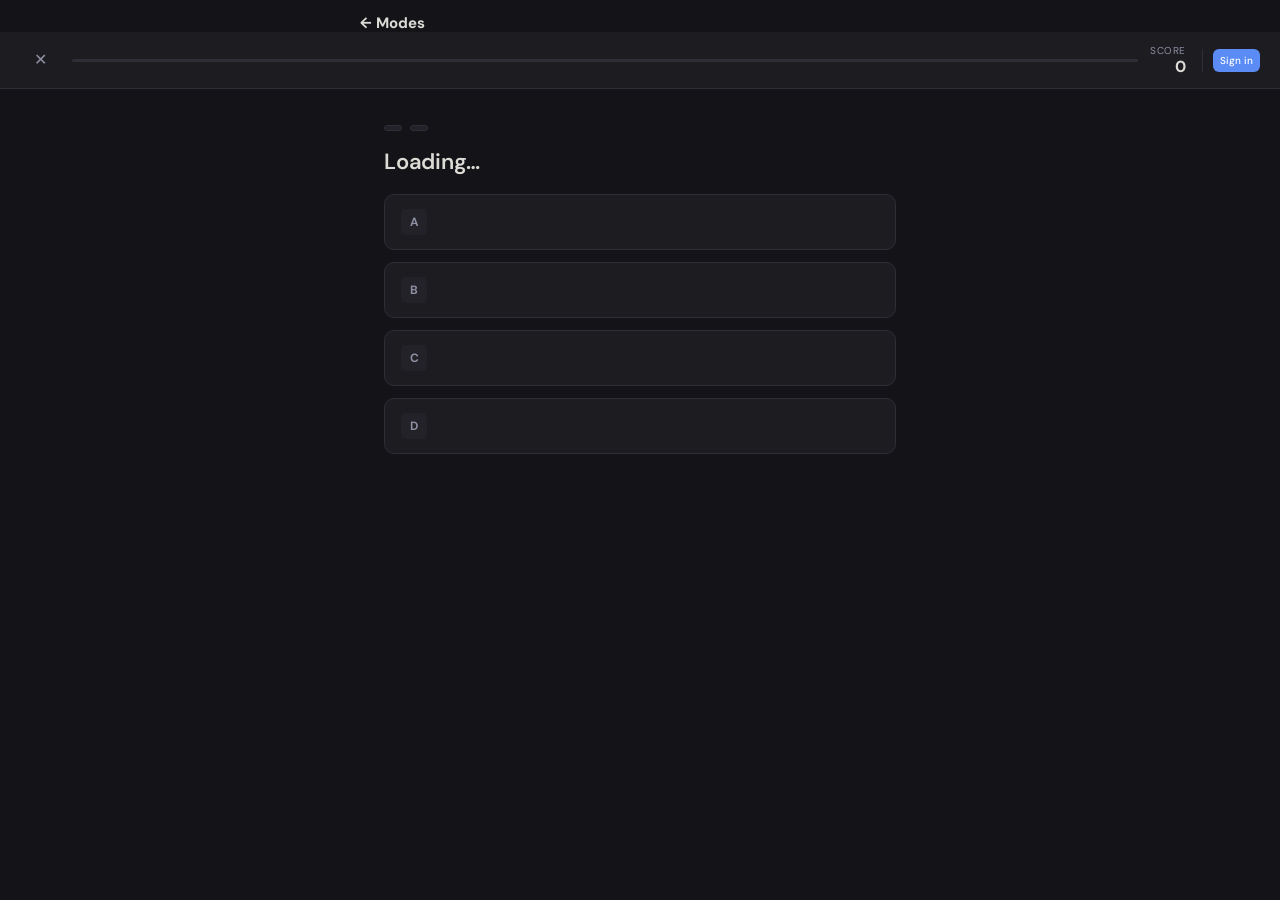
<file: trivia/game.html>
<!DOCTYPE html>
<html lang="en">
<head>
<meta charset="UTF-8" />
<meta name="viewport" content="width=device-width, initial-scale=1.0" />
<title>Trivia — Playing</title>
<link rel="preconnect" href="https://fonts.googleapis.com" />
<link href="https://fonts.googleapis.com/css2?family=DM+Sans:wght@400;500;600;700&display=swap" rel="stylesheet" />
<link rel="stylesheet" href="./css/game.css" />
</head>
<body class="game-body">
<a class="back-link game-back-link" href="./index.html" aria-label="Back to Trivia Smash modes">← Modes</a>
<!-- ── HUD ──────────────────────────────────────── -->
<div class="hud">
  <button class="hud-quit" id="quitBtn" title="Quit game">✕</button>

  <div class="hud-center">
    <div class="hud-mode" id="hudMode"></div>
    <div class="progress-bar-wrap">
      <div class="progress-bar" id="progressBar"></div>
    </div>
    <div class="hud-progress" id="hudProgress"></div>
  </div>

  <div class="hud-right">
    <div class="hud-stat" id="hudLives" hidden>
      <span class="hud-stat-label">Lives</span>
      <span class="hud-stat-value" id="livesValue">❤️</span>
    </div>
    <div class="hud-stat" id="hudTimer" hidden>
      <span class="hud-stat-label">Time</span>
      <span class="hud-stat-value" id="timerValue">0.0s</span>
    </div>
    <div class="hud-stat">
      <span class="hud-stat-label">Score</span>
      <span class="hud-stat-value" id="scoreValue">0</span>
    </div>
    <div class="game-auth">
      <button class="btn-signin game-auth-signin" id="btnOpenAuth">Sign in</button>
      <div class="user-chip game-auth-chip" id="userChip" hidden>
        <span class="user-chip-email" id="userEmail"></span>
        <button class="btn-signout btn-set-tag" id="btnEditTag" title="Change gamer tag">✎</button>
        <button class="btn-signout" id="btnSignOut">Sign out</button>
      </div>
    </div>
  </div>
</div>

<!-- ── Question area ─────────────────────────────── -->
<div class="game-wrap">

  <div class="question-meta">
    <span class="q-badge" id="qCategory"></span>
    <span class="q-badge" id="qPeriod"></span>
  </div>

  <div class="question-text" id="questionText">Loading…</div>

  <div class="answer-grid" id="answerGrid">
    <button class="answer-btn" data-letter="A"><span class="answer-letter">A</span><span class="answer-text"></span></button>
    <button class="answer-btn" data-letter="B"><span class="answer-letter">B</span><span class="answer-text"></span></button>
    <button class="answer-btn" data-letter="C"><span class="answer-letter">C</span><span class="answer-text"></span></button>
    <button class="answer-btn" data-letter="D"><span class="answer-letter">D</span><span class="answer-text"></span></button>
  </div>

  <div class="feedback" id="feedback" hidden>
    <span class="feedback-icon" id="feedbackIcon"></span>
    <span class="feedback-text" id="feedbackText"></span>
  </div>

  <button class="btn-next" id="nextBtn" hidden>Next question →</button>

</div>

<!-- ── End screen ────────────────────────────────── -->
<div class="end-screen" id="endScreen" hidden>
  <div class="end-card">
    <div class="end-icon" id="endIcon">🎉</div>
    <h2 class="end-title" id="endTitle">Game over</h2>
    <div class="end-score" id="endScore"></div>
    <div class="end-stats" id="endStats"></div>
    <div class="end-actions">
      <button class="btn-submit" onclick="window.location.href='index.html'">Back to menu</button>
      <button class="btn-secondary" id="shareBtn" hidden>Copy challenge link</button>
    </div>
  </div>
</div>

<!-- ── Quit confirm ──────────────────────────────── -->
<div class="modal-backdrop" id="quitBackdrop" hidden>
  <div class="modal modal--sm">
    <div class="modal-header">
      <span class="modal-title">Quit game?</span>
    </div>
    <p style="color:var(--muted);font-size:13px;margin-bottom:4px">Your progress will be lost.</p>
    <div class="modal-actions">
      <button class="btn-secondary" id="quitCancel">Keep playing</button>
      <button class="btn-danger" id="quitConfirm">Quit</button>
    </div>
  </div>
</div>

<script type="module" src="./js/game.js"></script>
</body>
</html>
</file>
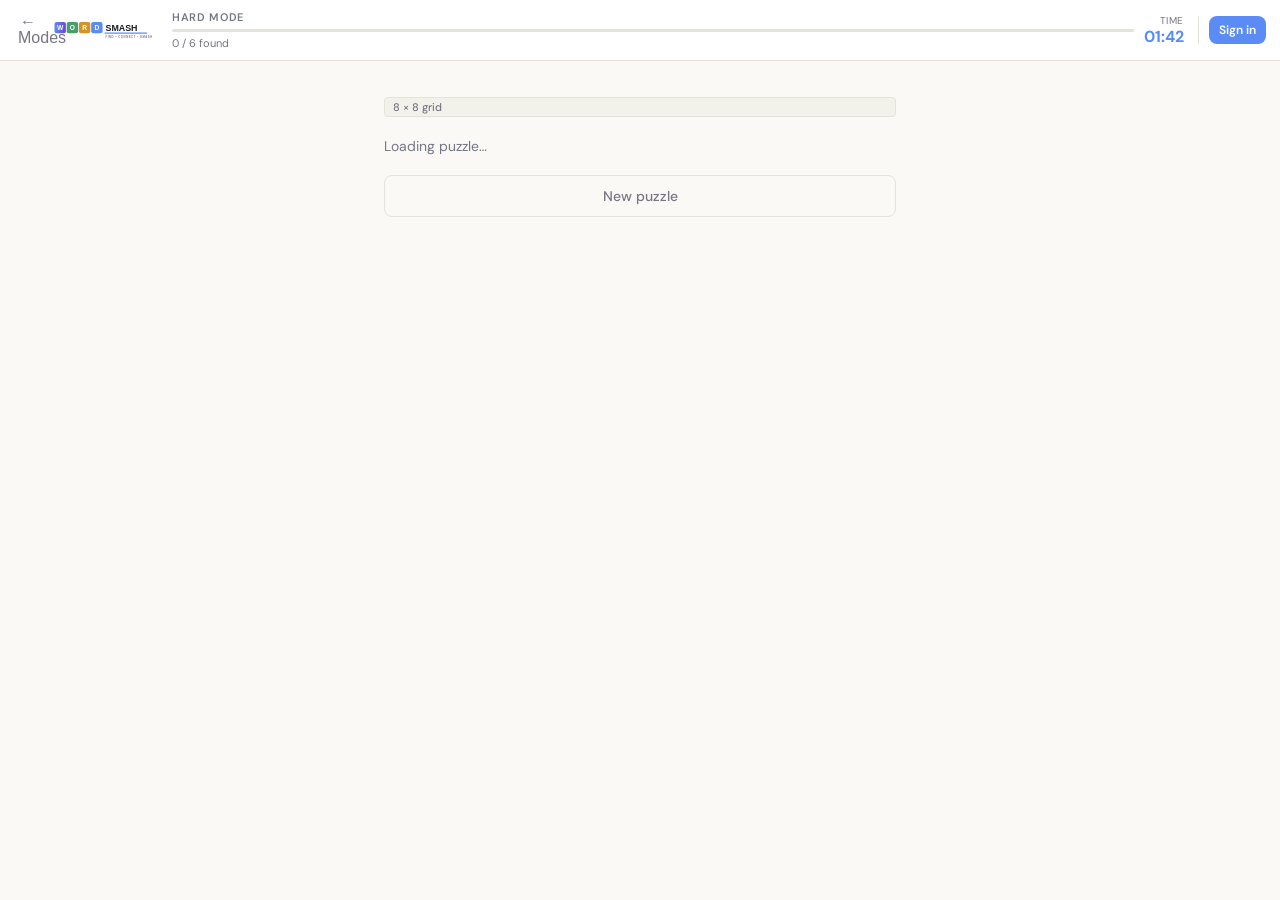
<file: wordsmash/game.html>
<!DOCTYPE html>
<html lang="en">
<head>
<meta charset="UTF-8" />
<meta name="viewport" content="width=device-width, initial-scale=1.0" />
<title>Word Smash - Play</title>
<link href="https://fonts.googleapis.com/css2?family=DM+Sans:wght@500;600;700&display=swap" rel="stylesheet">
<link rel="stylesheet" href="./css/game.css" />
</head>
<body>

<div class="hud">
  <button class="hud-quit hud-back" id="hudQuit" aria-label="Back to WordSmash modes">← Modes</button>
  <div class="hud-brand"><img src="./images/wordsmash-logo.svg" alt="Word Smash"></div>
  <div class="hud-center">
    <div class="hud-mode" id="hudMode">Hard mode</div>
    <div class="progress-bar-wrap">
      <div class="progress-bar" id="hudProgressBar"></div>
    </div>
    <div class="hud-progress" id="hudProgress">0 / 6 found</div>
  </div>
  <div class="hud-right">
    <div class="hud-stat">
      <div class="hud-stat-label">Time</div>
      <div class="hud-stat-value" id="timerValue">01:42</div>
    </div>
    <div class="game-auth auth-slot">
      <button class="btn-signin compact" id="btnOpenAuth">Sign in</button>
      <div class="user-chip compact" id="userChip" hidden>
        <span class="user-chip-email" id="userEmail"></span>
        <button class="btn-signout btn-set-tag" id="btnEditTag" title="Change gamer tag">✎</button>
        <button class="btn-signout" id="btnSignOut">Sign out</button>
      </div>
    </div>
  </div>
</div>

<div class="game-wrap">
  <span class="q-badge" id="gridSizeBadge">8 &times; 8 grid</span>
  <div id="gameRoot">
    <p style="color: var(--muted); font-size: 14px;">Loading puzzle&hellip;</p>
  </div>
  <button class="btn-secondary" id="newPuzzleBtn">New puzzle</button>
</div>

<div class="completion-backdrop" id="completionBackdrop" hidden>
  <section class="completion-card" role="dialog" aria-modal="true" aria-labelledby="completionTitle">
    <div class="completion-burst" aria-hidden="true">★</div>
    <h2 id="completionTitle">WORD SMASHED!</h2>
    <p>You found every word.</p>
    <div class="completion-stats">
      <div><span>Mode</span><strong id="completeMode">Medium</strong></div>
      <div><span>Time</span><strong id="completeTime">0:00</strong></div>
      <div><span>Words</span><strong id="completeWords">0/0</strong></div>
    </div>
    <div class="completion-actions"><button class="btn-primary" id="playAgainBtn">Play again</button><button class="btn-secondary" id="backModesBtn">Back to modes</button></div>
  </section>
</div>

<script type="module">
  import { API_BASE } from "./js/config.js";
  import { initGameAuthUI } from "../common/js/game-auth-ui.js";
  initGameAuthUI({ apiBase: API_BASE });

  // Mode comes from the landing page, e.g. game.html?mode=hard
  const params = new URLSearchParams(window.location.search);
  const MODE = ["easy", "medium", "hard"].includes(params.get("mode"))
    ? params.get("mode")
    : "hard";

  // Debug flag - game.html?mode=hard&debug=1 - reveals the actual
  // words in the tracker panel instead of blanks. Not exposed in any
  // UI control, URL param only, since this is a dev/debugging aid.
  const DEBUG = params.get("debug") === "1" || params.get("debug") === "true";

  let timerStartedAt = 0;
  let timerInterval = null;
  let elapsedSeconds = 0;
  const formatTime = (secs) => `${Math.floor(secs / 60)}:${String(secs % 60).padStart(2, "0")}`;
  function startTimer() {
    clearInterval(timerInterval); elapsedSeconds = 0; timerStartedAt = Date.now();
    document.getElementById("timerValue").textContent = "0:00";
    timerInterval = setInterval(() => {
      elapsedSeconds = Math.floor((Date.now() - timerStartedAt) / 1000);
      document.getElementById("timerValue").textContent = formatTime(elapsedSeconds);
    }, 250);
  }
  function stopTimer() {
    if (timerStartedAt) elapsedSeconds = Math.floor((Date.now() - timerStartedAt) / 1000);
    clearInterval(timerInterval); timerInterval = null;
    document.getElementById("timerValue").textContent = formatTime(elapsedSeconds);
  }
  function showCompletion(total) {
    stopTimer();
    document.getElementById("completeMode").textContent = MODE[0].toUpperCase() + MODE.slice(1);
    document.getElementById("completeTime").textContent = formatTime(elapsedSeconds);
    document.getElementById("completeWords").textContent = `${total}/${total}`;
    const backdrop = document.getElementById("completionBackdrop");
    backdrop.hidden = false; requestAnimationFrame(() => backdrop.classList.add("show"));
  }

  // Per-mode puzzle config. Difficulty comes from both puzzle density
  // and how much information the player gets:
  //   Easy   - 8x8, 10 words, visible word list, drag selection.
  //   Medium - 9x9, 13 words, hidden words/length clues, drag selection.
  //   Hard   - 8x8, 10 hidden words, covered tiles + memory/tap mechanic.
  const MODE_CONFIG = {
    easy:   { grid_size: 8, word_counts: { "3": 4, "4": 3, "5": 2, "6": 1 } },
    medium: { grid_size: 9, word_counts: { "3": 4, "4": 3, "5": 2, "6": 1, "7": 2, "8": 1 } },
    hard:   { grid_size: 8, word_counts: { "3": 4, "4": 3, "5": 2, "6": 1 } },
  };

  document.getElementById("hudMode").textContent =
    `${MODE[0].toUpperCase()}${MODE.slice(1)} mode${DEBUG ? " · DEBUG" : ""}`;
  document.getElementById("hudQuit").addEventListener("click", () => {
    window.location.href = "./index.html";
  });

  async function loadPuzzle() {
    const root = document.getElementById("gameRoot");
    root.innerHTML = '<p style="color: var(--muted); font-size: 14px;">Loading puzzle&hellip;</p>';

    const config = MODE_CONFIG[MODE];
    let puzzle;
    try {
      const res = await fetch(`${API_BASE}/puzzles/generate`, {
        method: "POST",
        headers: { "Content-Type": "application/json" },
        body: JSON.stringify({
          grid_size: config.grid_size,
          mode: MODE,
          word_counts: config.word_counts
        })
      });
      if (!res.ok) {
        const err = await res.json().catch(() => ({}));
        throw new Error(err.detail || `Server returned ${res.status}`);
      }
      puzzle = await res.json();
    } catch (e) {
      root.innerHTML = `<p style="color: var(--error); font-size: 14px;">
        Couldn't load a puzzle: ${e.message}.<br>
        Is the backend running at ${API_BASE}?
      </p>`;
      return;
    }

    document.getElementById("gridSizeBadge").textContent =
      `${puzzle.grid.length} \u00d7 ${puzzle.grid.length} grid`;
    document.getElementById("hudProgress").textContent = `0 / ${puzzle.words.length} found`;
    document.getElementById("hudProgressBar").style.width = "0%";
    document.getElementById("completionBackdrop").hidden = true;
    document.getElementById("completionBackdrop").classList.remove("show");
    startTimer();

    const game = new WordSearchGame(root, puzzle, { mode: MODE, debug: DEBUG });
    game.onWordFound = (word, foundCount, total) => {
      document.getElementById("hudProgress").textContent = `${foundCount} / ${total} found`;
      document.getElementById("hudProgressBar").style.width = `${(foundCount / total) * 100}%`;
      if (foundCount === total) showCompletion(total);
    };
  }

  document.getElementById("newPuzzleBtn").addEventListener("click", loadPuzzle);
  document.getElementById("playAgainBtn").addEventListener("click", loadPuzzle);
  document.getElementById("backModesBtn").addEventListener("click", () => window.location.href = "./index.html");
  document.addEventListener("DOMContentLoaded", loadPuzzle);
</script>
<script src="./js/grid.js"></script>
</body>
</html>
</file>
<file: aidle/css/style.css>
/* ─── Reset & Base ─── */
*, *::before, *::after {
    box-sizing: border-box;
    margin: 0;
    padding: 0;
}

body {
    font-family: "Helvetica Neue", Arial, sans-serif;
    background-color: #faf9f6;
    display: flex;
    justify-content: center;
    align-items: flex-start;
    min-height: 100dvh;
    padding: 0;
}

.game-container {
    width: 100%;
    max-width: 500px;
    min-height: 100dvh;
    padding: 12px 8px 16px;
    display: flex;
    flex-direction: column;
    align-items: center;
    gap: 10px;
}

header {
    width: 100%;
    text-align: center;
    padding-bottom: 6px;
}

h1 {
    font-family: "Helvetica Neue", Arial, sans-serif;
    font-size: 1.6rem;
    font-weight: 800;
    letter-spacing: 0.04em;
    color: #5e2b8f;
}

.header-line {
    height: 2px;
    background: #1a1a1a;
    margin-top: 8px;
    width: 100%;
}

#clock {
    font-family: "Helvetica Neue", Arial, sans-serif;
    font-size: 0.75rem;
    color: #888;
    letter-spacing: 0.04em;
}

#message {
    min-height: 1.5em;
    text-align: center;
    font-weight: 800;
    font-size: 0.95rem;
    color: #1a1a1a;
    letter-spacing: 0.02em;
}

#game-board {
    display: flex;
    flex-direction: column;
    gap: 5px;
    width: min(320px, calc(100vw - 40px));
}

.board-row {
    display: grid;
    grid-template-columns: repeat(5, 1fr);
    gap: 5px;
}

.tile {
    background-color: #ffffff;
    border: 2px solid #d3d3d3;
    position: relative;
    font-weight: 800;
    transition: border-color 0.1s;
    border-radius: 3px;
}

.tile span {
    display: flex;
    justify-content: center;
    align-items: center;
    width: 100%;
    padding-top: 100%;
    position: relative;
}

.tile span::after {
    content: attr(data-letter);
    position: absolute;
    top: 50%;
    left: 50%;
    transform: translate(-50%, -50%);
    font-size: clamp(1.1rem, 5vw, 2rem);
    font-weight: 800;
    font-family: 'Noto Sans', "Helvetica Neue", Arial, sans-serif;
    color: #1a1a1a;
}

.tile.filled { border-color: #999; }

.tile.correct { background-color: #6aaa64; border-color: #6aaa64; }
.tile.present { background-color: #c9b458; border-color: #c9b458; }
.tile.absent  { background-color: #787c7e; border-color: #787c7e; }

.tile.correct span::after,
.tile.present span::after,
.tile.absent span::after { color: #ffffff; }

@keyframes flip {
    0%   { transform: scaleY(1); }
    50%  { transform: scaleY(0); }
    100% { transform: scaleY(1); }
}
.tile.flip { animation: flip 0.4s ease forwards; }

@keyframes pop {
    0%   { transform: scale(1); }
    50%  { transform: scale(1.1); }
    100% { transform: scale(1); }
}
.tile.pop { animation: pop 0.1s ease; }

@keyframes shake {
    0%, 100% { transform: translateX(0); }
    20%       { transform: translateX(-6px); }
    40%       { transform: translateX(6px); }
    60%       { transform: translateX(-4px); }
    80%       { transform: translateX(4px); }
}
.board-row.shake { animation: shake 0.4s ease; }

/* ─── Keyboard ─── */
#keyboard {
    display: flex;
    flex-direction: column;
    align-items: center;
    gap: 6px;
    width: 100%;
    max-width: min(500px, 100vw - 16px);
}

.keyboard-row {
    display: flex;
    justify-content: center;
    gap: clamp(3px, 1vw, 6px);
    width: 100%;
}

/*
 * flex: 1 makes every letter key share available width equally.
 * Row 1 has 10 keys so each gets ~1/10 of the row.
 * clamp() on height and font-size keeps things proportional on all screens.
 */
.key {
    flex: 1;
    min-width: 0;
    height: clamp(42px, 8vw, 58px);
    padding: 0;
    font-family: "Helvetica Neue", Arial, sans-serif;
    font-weight: 800;
    font-size: clamp(0.75rem, 3vw, 1.2rem);
    border-radius: 4px;
    background-color: #d3d6da;
    color: #1a1a1a;
    border: none;
    cursor: pointer;
    text-transform: uppercase;
    letter-spacing: 0.01em;
    touch-action: manipulation;
    -webkit-tap-highlight-color: transparent;
    transition: background-color 0.2s, transform 0.08s;
    user-select: none;
}

.special-key {
    flex: 1.5;
    min-width: 0;
    height: clamp(42px, 8vw, 58px);
    padding: 0;
    font-family: "Helvetica Neue", Arial, sans-serif;
    font-weight: 800;
    font-size: clamp(0.6rem, 2.2vw, 0.85rem);
    border-radius: 4px;
    background-color: #d3d6da;
    color: #1a1a1a;
    border: none;
    cursor: pointer;
    text-transform: uppercase;
    letter-spacing: 0.01em;
    touch-action: manipulation;
    -webkit-tap-highlight-color: transparent;
    transition: background-color 0.2s, transform 0.08s;
    user-select: none;
}

.key:active,
.special-key:active { transform: scale(0.95); }

.key.correct  { background-color: #6aaa64; color: #ffffff; }
.key.present  { background-color: #c9b458; color: #ffffff; }
.key.absent   { background-color: #787c7e; color: #ffffff; }

#play-again {
    display: none;
    margin-top: 4px;
    padding: 12px 28px;
    font-family: "Helvetica Neue", Arial, sans-serif;
    font-size: 0.9rem;
    font-weight: 800;
    letter-spacing: 0.06em;
    text-transform: uppercase;
    background: #1a1a1a;
    color: #ffffff;
    border: none;
    border-radius: 4px;
    cursor: pointer;
    touch-action: manipulation;
    transition: background-color 0.15s, transform 0.08s;
}

#play-again:active {
    transform: scale(0.97);
    background-color: #444;
}

/* ─── Short screens (landscape mobile) ─── */
@media (max-height: 600px) {
    .game-container { gap: 6px; }
    #game-board     { gap: 4px; }
    .board-row      { gap: 4px; }
    #keyboard       { gap: 4px; }
    .keyboard-row   { gap: clamp(2px, 0.8vw, 5px); }
}



/* ─── AIDLE platform header / shared auth ─── */
.game-header {
    width: 100%;
    display: grid;
    grid-template-columns: 1fr auto 1fr;
    align-items: center;
    gap: 8px;
    padding: 4px 2px 2px;
}

.brand-block { text-align: center; }
.brand-block h1 {
    font-family: "Archivo", sans-serif;
    font-size: 1.75rem;
    font-weight: 700;
    letter-spacing: 0.12em;
    line-height: 1;
    color: #5e2b8f;
}
.brand-subtitle {
    margin-top: 5px;
    font-family: "Archivo", sans-serif;
    font-size: 0.58rem;
    font-weight: 700;
    letter-spacing: 0.16em;
    color: #8a8a8a;
}

.home-link {
    justify-self: start;
    font-family: "Archivo", sans-serif;
    font-size: 0.9rem;
    font-weight: 700;
    color: #3f3744;
    text-decoration: none;
}
.home-link:hover { color: #5e2b8f; }

.auth-slot {
    justify-self: end;
    min-width: 82px;
    display: flex;
    justify-content: flex-end;
}

.btn-signin,
.btn-user-action {
    border: 1px solid #c9c9c9;
    background: #fff;
    color: #444;
    border-radius: 5px;
    font-family: "Archivo", sans-serif;
    font-size: 0.82rem;
    font-weight: 700;
    cursor: pointer;
    padding: 8px 10px;
}
.btn-signin:hover,
.btn-user-action:hover { border-color: #5e2b8f; color: #5e2b8f; }

.user-chip {
    display: flex;
    align-items: center;
    justify-content: flex-end;
    gap: 5px;
    min-width: 0;
}

.user-chip[hidden] { display: none; }

.user-chip-email {
    min-width: 0;
    max-width: 220px;
    overflow: hidden;
    text-overflow: ellipsis;
    white-space: nowrap;
    font-family: "Archivo", sans-serif;
    font-size: 0.82rem;
    font-weight: 700;
    color: #3f3744;
}

/* Shared auth modal, adapted to AIDLE's light theme. */
.auth-backdrop {
    position: fixed;
    inset: 0;
    background: rgba(0, 0, 0, 0.55);
    display: flex;
    align-items: center;
    justify-content: center;
    z-index: 1000;
    padding: 16px;
}
.auth-backdrop[hidden] { display: none; }
.auth-modal {
    --surface: #ffffff;
    --border: #d5d5d5;
    --text: #1a1a1a;
    --muted: #737373;
    --accent: #5e2b8f;
    --input-bg: #faf9f6;
    --error: #c53f3f;
    background: var(--surface);
    border: 1px solid var(--border);
    border-radius: 12px;
    padding: 1.75rem 1.5rem 1.5rem;
    width: 100%;
    max-width: 340px;
    position: relative;
    box-shadow: 0 12px 40px rgba(0, 0, 0, 0.25);
    font-family: "Archivo", sans-serif;
}
.auth-modal h2 { margin: 0 0 4px; font-size: 18px; color: var(--text); }
.auth-modal p { margin: 0 0 1rem; font-size: 13px; color: var(--muted); }
.auth-close {
    position: absolute; top: 12px; right: 14px; background: none; border: none;
    cursor: pointer; font-size: 18px; color: var(--muted);
}
.auth-social-btn {
    display: flex; align-items: center; gap: 10px; width: 100%; padding: 9px 14px;
    margin-bottom: 8px; border: 1px solid var(--border); border-radius: 6px;
    background: var(--input-bg); color: var(--text); cursor: pointer; font-size: 14px;
}
.auth-divider { display: flex; align-items: center; gap: 8px; margin: 4px 0 12px; }
.auth-divider hr { flex: 1; border: none; border-top: 1px solid var(--border); }
.auth-divider span { font-size: 12px; color: var(--muted); }
.auth-error {
    background: #fff1f1; border: 1px solid #e8b5b5; color: var(--error);
    border-radius: 6px; padding: 8px 12px; font-size: 13px; margin-bottom: 10px;
}
.auth-tabs { display: flex; border: 1px solid var(--border); border-radius: 6px; overflow: hidden; margin-bottom: 12px; }
.auth-tab {
    flex: 1; padding: 7px; border: none; background: none; cursor: pointer;
    font-size: 13px; color: var(--muted);
}
.auth-tab.active { background: var(--input-bg); color: var(--text); font-weight: 600; }
.auth-input {
    width: 100%; padding: 9px 12px; margin-bottom: 8px; border: 1px solid var(--border);
    border-radius: 6px; background: var(--input-bg); color: var(--text); font-size: 14px; outline: none;
}
.auth-input:focus { border-color: var(--accent); }
.auth-submit {
    width: 100%; padding: 9px; border: none; border-radius: 6px; background: var(--accent);
    color: #fff; font-size: 14px; font-weight: 600; cursor: pointer; margin-top: 4px;
}
.auth-link-row { text-align: center; margin-top: 10px; font-size: 13px; }
.auth-link-row a { color: var(--accent); cursor: pointer; text-decoration: none; }
.auth-tag-wrap { display: flex; flex-direction: column; gap: 4px; }
.auth-tag-hint { font-size: 11px; min-height: 16px; padding-left: 2px; color: var(--muted); }
.auth-tag-hint--ok { color: #2a9d5c; }
.auth-tag-hint--error { color: #c53f3f; }

@media (max-width: 520px) {
    .game-header { grid-template-columns: 70px 1fr 96px; }
    .brand-block h1 { font-size: 1.45rem; }
    .brand-subtitle { font-size: 0.5rem; }
    .user-chip-email { display: none; }
    .btn-user-action { padding: 6px 7px; font-size: 0.72rem; }
}

/* ─── AIDLE AI race ─── */
.race-panel {
    width: min(420px, calc(100vw - 28px));
    display: grid;
    grid-template-columns: 1fr auto 1fr;
    align-items: stretch;
    gap: 10px;
    margin: 0 auto 2px;
}

.race-side {
    border: 1px solid #dedede;
    border-radius: 8px;
    background: #fff;
    padding: 8px 10px;
    text-align: center;
}

.race-side-ai {
    border-color: #cdb8df;
    background: #fbf8fd;
}

.race-label {
    font-family: "Archivo", sans-serif;
    font-size: 0.64rem;
    font-weight: 700;
    letter-spacing: 0.12em;
    color: #5e2b8f;
}

.race-value {
    margin-top: 3px;
    font-family: "Archivo", sans-serif;
    font-size: 0.72rem;
    font-weight: 600;
    color: #555;
}

.race-vs {
    align-self: center;
    font-family: "Archivo", sans-serif;
    font-size: 0.66rem;
    font-weight: 800;
    color: #999;
}

.ai-reveal {
    width: min(420px, calc(100vw - 28px));
    padding: 9px 10px;
    border: 1px solid #cdb8df;
    border-radius: 8px;
    background: #fbf8fd;
    font-family: "Archivo", sans-serif;
}
.ai-reveal[hidden] { display: none; }
.ai-reveal-title {
    margin-bottom: 6px;
    font-size: 0.7rem;
    font-weight: 700;
    letter-spacing: 0.1em;
    color: #5e2b8f;
}
.ai-history-row {
    display: grid;
    grid-template-columns: 20px 1fr auto;
    align-items: center;
    gap: 7px;
    margin-top: 4px;
}
.ai-turn-number {
    font-size: 0.66rem;
    font-weight: 700;
    color: #777;
}
.ai-word-tiles {
    display: flex;
    gap: 3px;
}
.ai-mini-tile {
    width: 25px;
    height: 25px;
    display: flex;
    align-items: center;
    justify-content: center;
    border-radius: 3px;
    font-size: 0.68rem;
    font-weight: 800;
    color: #fff;
}
.ai-mini-tile.correct { background: #6aaa64; }
.ai-mini-tile.present { background: #c9b458; }
.ai-mini-tile.absent { background: #787c7e; }
.ai-candidate-count {
    font-size: 0.62rem;
    color: #777;
    white-space: nowrap;
}

/* ─── AI difficulty control ─── */
.difficulty-bar {
    width: min(420px, calc(100vw - 28px));
    display: flex;
    justify-content: center;
    align-items: center;
    gap: 8px;
    font-family: "Archivo", sans-serif;
}

.difficulty-bar label {
    font-size: 0.66rem;
    font-weight: 700;
    letter-spacing: 0.08em;
    text-transform: uppercase;
    color: #666;
}

.difficulty-bar select {
    border: 1px solid #cdb8df;
    border-radius: 5px;
    background: #fff;
    color: #5e2b8f;
    padding: 5px 24px 5px 8px;
    font-family: "Archivo", sans-serif;
    font-size: 0.72rem;
    font-weight: 700;
    cursor: pointer;
}

/* ─── AIDLE landing page ─── */
.landing-wrap.aidle-landing {
    width: 100%;
    max-width: 980px;
    min-height: 100dvh;
    padding: 22px 22px 40px;
    margin: 0 auto;
}

.aidle-landing-header {
    width: 100%;
    display: grid;
    grid-template-columns: 1fr auto 1fr;
    align-items: center;
    gap: 12px;
    padding-bottom: 20px;
    border-bottom: 1px solid #ded9e5;
}

.aidle-landing-main {
    padding-top: clamp(36px, 7vw, 72px);
}

.aidle-hero {
    max-width: 680px;
    margin: 0 auto 38px;
    text-align: center;
}

.aidle-mark {
    display: flex;
    justify-content: center;
    gap: 6px;
    margin-bottom: 20px;
}

.aidle-mark span {
    width: 42px;
    height: 42px;
    display: grid;
    place-items: center;
    border: 2px solid #5e2b8f;
    border-radius: 7px;
    background: #fff;
    color: #5e2b8f;
    font-family: "Archivo", sans-serif;
    font-size: 1.25rem;
    font-weight: 700;
}

.aidle-mark span:nth-child(2),
.aidle-mark span:nth-child(5) {
    background: #5e2b8f;
    color: #fff;
}

.aidle-hero h2 {
    font-family: "Archivo", sans-serif;
    font-size: clamp(2.2rem, 6vw, 4rem);
    line-height: 1;
    letter-spacing: -0.045em;
    color: #1f1727;
    margin-bottom: 15px;
}

.aidle-hero p {
    max-width: 620px;
    margin: 0 auto;
    font-family: "Archivo", sans-serif;
    font-size: 1rem;
    line-height: 1.6;
    color: #6d6573;
}

.aidle-mode-grid {
    display: grid;
    grid-template-columns: repeat(3, minmax(0, 1fr));
    gap: 16px;
}

.aidle-mode-card {
    min-height: 300px;
    padding: 22px;
    display: flex;
    flex-direction: column;
    text-align: left;
    background: #fff;
    border: 1px solid #ddd6e3;
    border-radius: 16px;
    box-shadow: 0 8px 24px rgba(44, 23, 57, 0.06);
    cursor: pointer;
    transition: transform 0.16s ease, border-color 0.16s ease, box-shadow 0.16s ease;
}

.aidle-mode-card:hover {
    transform: translateY(-3px);
    border-color: #8c64b2;
    box-shadow: 0 12px 30px rgba(44, 23, 57, 0.11);
}

.aidle-mode-card.featured {
    border: 2px solid #5e2b8f;
    box-shadow: 0 10px 30px rgba(94, 43, 143, 0.12);
}

.mode-card-top {
    display: flex;
    align-items: center;
    justify-content: space-between;
    margin-bottom: 28px;
}

.mode-level {
    font-family: "Archivo", sans-serif;
    font-size: 0.72rem;
    font-weight: 700;
    letter-spacing: 0.12em;
    color: #5e2b8f;
}

.mode-dot {
    width: 32px;
    height: 32px;
    display: grid;
    place-items: center;
    border-radius: 50%;
    background: #f1ebf6;
    color: #5e2b8f;
    font-family: "Archivo", sans-serif;
    font-size: 0.68rem;
    font-weight: 700;
}

.aidle-mode-card h3 {
    font-family: "Archivo", sans-serif;
    font-size: 1.45rem;
    color: #251b2d;
    margin-bottom: 10px;
}

.aidle-mode-card p {
    font-family: "Archivo", sans-serif;
    font-size: 0.9rem;
    line-height: 1.55;
    color: #706779;
    margin-bottom: 20px;
}

.mode-rule {
    margin-top: auto;
    padding-top: 16px;
    border-top: 1px solid #eee8f1;
    font-family: "Archivo", sans-serif;
    font-size: 0.72rem;
    font-weight: 600;
    color: #827788;
}

.mode-play {
    display: flex;
    align-items: center;
    justify-content: space-between;
    margin-top: 18px;
    font-family: "Archivo", sans-serif;
    font-size: 0.88rem;
    font-weight: 700;
    color: #5e2b8f;
}

.mode-play span { font-size: 1.2rem; }

.aidle-landing-note {
    margin: 24px auto 0;
    text-align: center;
    font-family: "Archivo", sans-serif;
    font-size: 0.78rem;
    color: #8c8391;
}

.game-meta-row {
    width: 100%;
    display: flex;
    justify-content: space-between;
    align-items: center;
    padding: 0 2px;
}

.game-difficulty {
    font-family: "Archivo", sans-serif;
    font-size: 0.68rem;
    font-weight: 700;
    letter-spacing: 0.1em;
    color: #5e2b8f;
}

@media (max-width: 760px) {
    .landing-wrap.aidle-landing { padding: 14px 14px 28px; }
    .aidle-mode-grid { grid-template-columns: 1fr; }
    .aidle-mode-card { min-height: 0; }
    .aidle-hero { margin-bottom: 26px; }
}

/* ─── AIDLE repeated-letter clues ───
 * Blue = present + repeated in target.
 * Purple = correct position + repeated in target.
 */
.tile.repeated { background-color: #3b82c4; border-color: #3b82c4; }
.tile.repeated_correct { background-color: #7b4bb7; border-color: #7b4bb7; }
.tile.repeated span::after,
.tile.repeated_correct span::after { color: #ffffff; }

.key.repeated { background-color: #3b82c4; color: #ffffff; }
.key.repeated_correct { background-color: #7b4bb7; color: #ffffff; }

.ai-mini-tile.repeated { background: #3b82c4; }
.ai-mini-tile.repeated_correct { background: #7b4bb7; }

/* ─── Local-only debug target controls ─── */
.debug-target-panel {
    width: min(420px, calc(100vw - 28px));
    border: 1px dashed #9b7bb7;
    border-radius: 8px;
    background: #f8f3fc;
    padding: 8px 10px;
    font-family: "Archivo", sans-serif;
}
.debug-target-panel[hidden] { display: none; }
.debug-target-panel > label {
    display: block;
    margin-bottom: 6px;
    color: #5e2b8f;
    font-size: 0.62rem;
    font-weight: 700;
    letter-spacing: 0.1em;
}
.debug-target-controls {
    display: grid;
    grid-template-columns: minmax(92px, 1fr) auto auto;
    gap: 6px;
}
.debug-target-controls input,
.debug-target-controls button {
    min-height: 36px;
    border-radius: 5px;
    font-family: "Archivo", sans-serif;
    font-size: 0.72rem;
}
.debug-target-controls input {
    min-width: 0;
    padding: 0 9px;
    border: 1px solid #cdb8df;
    background: #fff;
    color: #222;
    font-weight: 700;
    letter-spacing: 0.12em;
    text-transform: uppercase;
}
.debug-target-controls button {
    padding: 0 9px;
    border: 1px solid #cdb8df;
    background: #fff;
    color: #5e2b8f;
    font-weight: 700;
    cursor: pointer;
}
.debug-target-note {
    margin-top: 5px;
    color: #777;
    font-size: 0.58rem;
}
@media (max-width: 440px) {
    .debug-target-controls { grid-template-columns: 1fr 1fr; }
    .debug-target-controls input { grid-column: 1 / -1; }
}

.aidle-logo-img{display:block;width:min(260px,40vw);height:auto;max-height:72px}.brand-logo-block{display:flex;justify-content:center;align-items:center}@media(max-width:600px){.aidle-logo-img{width:150px}}


/* ─── Repeated-letter legend ─── */
.repeat-legend {
    width: min(420px, calc(100vw - 28px));
    display: flex;
    justify-content: center;
    gap: 16px;
    flex-wrap: wrap;
    margin: -2px auto 2px;
    font-family: "Archivo", sans-serif;
    font-size: 0.72rem;
    color: #625a68;
}

.repeat-legend-item {
    display: flex;
    align-items: center;
    gap: 6px;
}

.repeat-legend-swatch {
    width: 14px;
    height: 14px;
    border-radius: 3px;
    flex: 0 0 14px;
}

.repeat-legend-swatch--blue {
    background: #3b82c4;
}

.repeat-legend-swatch--purple {
    background: #7b4bb7;
}

@media (max-width: 520px) {
    .repeat-legend {
        gap: 8px 14px;
        font-size: 0.68rem;
    }
}
</file>
<file: bingobash/css/styles.css>
:root{--bg:#10151b;--surface:#1b232c;--surface2:#222d37;--border:#34404c;--text:#f4f1e9;--muted:#96a0aa;--gold:#f2aa3d;--purple:#8e5cc7;--teal:#46b8a9;--green:#5fc98a;--red:#e06c75;--font:'Inter',system-ui,sans-serif;--display:'Unbounded',system-ui,sans-serif}
*{box-sizing:border-box}body{margin:0;background:radial-gradient(circle at 50% -20%,#29323c 0,#10151b 46%);color:var(--text);font-family:var(--font);min-height:100vh}.page-shell,.game-page{max-width:1180px;margin:auto;padding:0 24px 70px}.topbar{height:86px;display:grid;grid-template-columns:1fr auto 1fr;align-items:center;border-bottom:1px solid var(--border)}.back-link{color:var(--muted);text-decoration:none;font-weight:600}.brand{text-decoration:none;font-family:var(--display);font-size:23px;letter-spacing:-1px}.brand span{color:white}.brand strong{color:var(--gold);margin-left:5px}.brand.compact{font-size:19px}.auth-slot{justify-self:end}.btn-signin,.user-chip button{border:1px solid var(--border);background:var(--surface);color:var(--text);border-radius:8px;padding:8px 11px;cursor:pointer}.user-chip{display:flex;align-items:center;gap:8px;font-size:13px}.user-chip[hidden]{display:none}.user-chip span{color:var(--muted)}
.landing-main{max-width:940px;margin:auto}.hero{text-align:center;padding:74px 20px 48px}.hero-kicker{font-size:12px;font-weight:800;letter-spacing:.17em;color:var(--teal);margin-bottom:18px}.hero h1{font-family:var(--display);font-size:clamp(36px,6vw,65px);line-height:1.05;margin:0}.hero h1 span{color:var(--gold)}.hero p{max-width:660px;margin:22px auto 0;color:var(--muted);font-size:17px;line-height:1.7}.fixture-card{background:linear-gradient(145deg,#202a34,#171e26);border:1px solid var(--border);border-radius:18px;padding:28px;box-shadow:0 24px 60px rgba(0,0,0,.25)}.fixture-top,.fixture-footer,.matchup{display:flex;align-items:center;justify-content:space-between;gap:20px}.fixture-label,.team-label{font-size:10px;letter-spacing:.13em;font-weight:800;color:var(--teal)}.fixture-top h2{margin:5px 0 0;font-size:22px}.sport-badge{background:#293541;border-radius:999px;padding:9px 13px;font-weight:700}.matchup{margin:30px 0;padding:28px 0;border-top:1px solid var(--border);border-bottom:1px solid var(--border)}.matchup>div{flex:1}.matchup strong{display:block;font-size:clamp(22px,4vw,35px);margin-top:5px}.matchup .away{text-align:right}.versus{flex:0!important;text-align:center!important;color:var(--gold);font-family:var(--display);font-size:16px}.fixture-footer>div span{display:block;color:var(--muted);font-size:11px}.fixture-footer>div strong{display:block;margin-top:4px}.play-btn{margin-left:auto;background:var(--gold);border:0;border-radius:9px;padding:13px 18px;font-weight:800;color:#17130c;cursor:pointer;font-size:14px}.how-it-works{display:grid;grid-template-columns:repeat(3,1fr);gap:16px;margin-top:22px}.how-it-works>div{background:var(--surface);border:1px solid var(--border);border-radius:12px;padding:18px}.how-it-works b{color:var(--gold);font-size:11px}.how-it-works strong,.how-it-works span{display:block}.how-it-works strong{margin:7px 0 4px}.how-it-works span{color:var(--muted);font-size:13px;line-height:1.5}
.game-main{max-width:1180px;margin:32px auto}.game-summary{display:flex;justify-content:space-between;align-items:center;gap:30px;margin-bottom:20px}.live-pill{display:inline-block;color:var(--teal);font-size:10px;font-weight:800;letter-spacing:.15em;margin-bottom:7px}.game-info h1{margin:0;font-size:clamp(22px,4vw,34px)}.game-info p{margin:7px 0 0;color:var(--muted);font-size:16px}.score-panel{display:flex;background:var(--surface);border:1px solid var(--border);border-radius:12px;overflow:hidden}.score-panel>div{min-width:105px;padding:13px 16px;border-left:1px solid var(--border);text-align:center}.score-panel>div:first-child{border-left:0}.score-panel span,.score-panel small{display:block;color:var(--muted);font-size:10px;text-transform:uppercase;letter-spacing:.08em}.score-panel strong{font-size:24px}.score-panel small{display:inline}.legend{display:flex;align-items:center;gap:20px;padding:14px 16px;background:#151c23;border:1px solid var(--border);border-radius:10px;margin-bottom:16px;font-size:15px;color:var(--muted)}.legend span{display:flex;align-items:center;gap:6px}.legend i{width:10px;height:10px;border-radius:3px}.legend-player{background:var(--purple)}.legend-team{background:var(--teal)}.legend-free{background:var(--gold)}.legend-note{margin-left:auto}.status-message{text-align:center;padding:70px;color:var(--muted)}.status-message button{margin-left:8px;background:var(--gold);border:0;border-radius:6px;padding:7px 10px;font-weight:700}.board-section{max-width:1120px;margin:auto}.bingo-headings,.bingo-board{display:grid;grid-template-columns:repeat(5,1fr);gap:8px}.bingo-headings{margin-bottom:8px}.bingo-headings span{text-align:center;font-family:var(--display);font-size:clamp(24px,4vw,40px);color:var(--gold)}.bingo-tile{position:relative;aspect-ratio:1/1;min-width:0;overflow:hidden;border:1px solid #414a52;border-radius:11px;padding:0;font-family:var(--font);display:grid;grid-template-rows:25% 50% 25%;align-items:stretch;text-align:center;cursor:pointer;transition:transform .15s,border-color .15s,filter .15s}
.bingo-tile:hover:not(:disabled){transform:translateY(-2px);border-color:#78838d}
.tile-player{background:#07090b;color:#fff}
.tile-team{background:#f26522;color:#fff;border-color:#ff7a3b}
.tile-identity,.tile-event,.tile-points{position:relative;z-index:2;min-width:0;display:flex;align-items:center;justify-content:center;padding-left:8px;padding-right:8px}
.tile-identity{align-items:flex-start;padding-top:9px;font-size:clamp(16px,1.75vw,23px);line-height:1.02;font-weight:900;white-space:nowrap;overflow:hidden;text-overflow:ellipsis}
.tile-event{font-size:clamp(15px,1.55vw,21px);line-height:1.08;font-weight:800;text-wrap:balance;overflow:hidden;display:-webkit-box;-webkit-box-orient:vertical;-webkit-line-clamp:2;line-clamp:2;align-content:center}
.tile-points{gap:6px;border-top:1px solid rgba(255,255,255,.18);line-height:1}
.tile-points strong{font-size:clamp(25px,2.65vw,36px);font-weight:950;letter-spacing:-.03em}
.tile-points span{padding-top:5px;font-size:clamp(11px,1vw,15px);font-weight:900;letter-spacing:.04em}
.tile-free{display:flex;flex-direction:column;align-items:center;justify-content:center;gap:2px;background:linear-gradient(145deg,#ffc653,#e99923);color:#111;border-color:#ffd476}
.free-star{font-size:clamp(16px,1.8vw,24px);line-height:1}.free-text{font-family:var(--display);font-size:clamp(26px,3vw,42px);line-height:1;font-weight:950}
.bingo-tile.completed:not(.tile-free){background:#dedede;color:#333;border-color:#bcbcbc;filter:none;box-shadow:none}
.bingo-tile.completed:not(.tile-free) .tile-points{border-top-color:rgba(45,45,45,.24)}
.bingo-tile.completed:not(.tile-free)::after{content:"";position:absolute;inset:0;z-index:1;background:rgba(255,255,255,.10);border-radius:10px}
.completed-x{position:absolute;inset:0;z-index:4;pointer-events:none}
.completed-x::before,.completed-x::after{content:"";position:absolute;left:8%;top:50%;width:84%;height:4px;border-radius:4px;background:rgba(85,85,85,.45);transform-origin:center}
.completed-x::before{transform:rotate(24deg)}.completed-x::after{transform:rotate(-24deg)}
.pending{opacity:.55}.game-toast{position:fixed;left:50%;bottom:28px;transform:translate(-50%,20px);opacity:0;background:#eaf9f0;color:#173522;padding:12px 18px;border-radius:999px;font-weight:800;box-shadow:0 10px 35px rgba(0,0,0,.35);transition:.2s;z-index:50}.game-toast.error{background:#ffe8e8;color:#5b2020}.game-toast.show{transform:translate(-50%,0);opacity:1}
@media(max-width:760px){.page-shell,.game-page{padding-left:12px;padding-right:12px}.topbar{height:68px;grid-template-columns:auto 1fr auto}.brand{justify-self:center;font-size:17px}.user-chip #btnEditTag,.user-chip #btnSignOut{display:none}.hero{padding:46px 8px 32px}.fixture-card{padding:18px}.fixture-top{align-items:flex-start}.matchup{gap:8px}.matchup strong{font-size:19px}.fixture-footer{display:grid;grid-template-columns:1fr 1fr}.play-btn{grid-column:1/-1;width:100%;margin:8px 0 0}.how-it-works{grid-template-columns:1fr}.game-summary{display:block}.score-panel{margin-top:16px;width:100%}.score-panel>div{flex:1;min-width:0;padding:10px 5px}.score-panel strong{font-size:19px}.legend{gap:10px;flex-wrap:wrap}.legend-note{width:100%;margin-left:0!important}.bingo-headings,.bingo-board{gap:4px}.bingo-tile{border-radius:7px}.tile-identity{padding-top:5px;padding-left:3px;padding-right:3px;font-size:clamp(10px,3vw,14px)}.tile-event{padding-left:3px;padding-right:3px;font-size:clamp(9px,2.65vw,13px);line-height:1.05}.tile-points{gap:3px;padding-left:2px;padding-right:2px}.tile-points strong{font-size:clamp(16px,4.6vw,24px)}.tile-points span{font-size:clamp(7px,2vw,10px);padding-top:2px}.completed-x::before,.completed-x::after{height:3px}}


/* ============================================================
   SHARED AUTH MODAL
   auth-modal.js injects the dialog markup into <body>.
   These styles keep it as a centered overlay instead of
   normal page content.
   ============================================================ */

.auth-backdrop[hidden] {
  display: none !important;
}

.auth-backdrop {
  position: fixed;
  inset: 0;
  z-index: 1000;
  display: flex;
  align-items: center;
  justify-content: center;
  padding: 20px;
  background: rgba(5, 9, 13, 0.76);
  backdrop-filter: blur(5px);
  -webkit-backdrop-filter: blur(5px);
}

.auth-modal {
  position: relative;
  width: min(430px, 100%);
  max-height: calc(100vh - 40px);
  overflow-y: auto;
  padding: 34px 30px 30px;
  background: #1b232c;
  border: 1px solid #44515e;
  border-radius: 16px;
  color: var(--text);
  box-shadow: 0 28px 90px rgba(0, 0, 0, 0.55);
}

.auth-modal h2 {
  margin: 0 0 7px;
  color: var(--text);
  font-family: var(--font);
  font-size: 25px;
  font-weight: 800;
}

.auth-modal p {
  margin: 0 0 22px;
  color: var(--muted);
  font-size: 15px;
  line-height: 1.55;
}

.auth-close {
  position: absolute;
  top: 14px;
  right: 14px;
  width: 36px;
  height: 36px;
  display: grid;
  place-items: center;
  padding: 0;
  border: 1px solid transparent;
  border-radius: 9px;
  background: transparent;
  color: var(--muted);
  font-size: 18px;
  cursor: pointer;
}

.auth-close:hover {
  border-color: var(--border);
  background: var(--surface2);
  color: var(--text);
}

.auth-social-btn {
  width: 100%;
  min-height: 46px;
  display: flex;
  align-items: center;
  justify-content: center;
  gap: 10px;
  margin-bottom: 10px;
  padding: 11px 14px;
  border: 1px solid var(--border);
  border-radius: 10px;
  background: #f7f7f7;
  color: #202124;
  font-family: var(--font);
  font-size: 14px;
  font-weight: 700;
  cursor: pointer;
}

.auth-social-btn:hover {
  filter: brightness(0.96);
}

.auth-divider {
  display: flex;
  align-items: center;
  gap: 12px;
  margin: 18px 0;
}

.auth-divider hr {
  flex: 1;
  margin: 0;
  border: 0;
  border-top: 1px solid var(--border);
}

.auth-divider span {
  color: var(--muted);
  font-size: 13px;
}

.auth-tabs {
  display: flex;
  gap: 5px;
  margin-bottom: 17px;
  padding: 4px;
  border: 1px solid var(--border);
  border-radius: 10px;
  background: #141b22;
}

.auth-tab {
  flex: 1;
  padding: 9px 10px;
  border: 0;
  border-radius: 7px;
  background: transparent;
  color: var(--muted);
  font-family: var(--font);
  font-size: 14px;
  font-weight: 700;
  cursor: pointer;
}

.auth-tab.active {
  background: var(--surface2);
  color: var(--text);
  box-shadow: 0 2px 8px rgba(0,0,0,.25);
}

.auth-input {
  width: 100%;
  min-height: 47px;
  margin-bottom: 11px;
  padding: 11px 13px;
  border: 1px solid var(--border);
  border-radius: 10px;
  outline: none;
  background: #121920;
  color: var(--text);
  font-family: var(--font);
  font-size: 15px;
}

.auth-input::placeholder {
  color: #75808a;
}

.auth-input:focus {
  border-color: var(--gold);
  box-shadow: 0 0 0 3px rgba(242,170,61,.16);
}

.auth-submit {
  width: 100%;
  min-height: 47px;
  padding: 11px 14px;
  border: 0;
  border-radius: 10px;
  background: var(--gold);
  color: #18130a;
  font-family: var(--font);
  font-size: 15px;
  font-weight: 800;
  cursor: pointer;
}

.auth-submit:hover {
  filter: brightness(1.06);
}

.auth-link-row {
  margin-top: 14px;
  text-align: center;
}

.auth-link-row a {
  color: var(--gold);
  font-size: 14px;
  font-weight: 650;
  text-decoration: none;
  cursor: pointer;
}

.auth-link-row a:hover {
  text-decoration: underline;
}

.auth-error {
  margin-bottom: 13px;
  padding: 10px 12px;
  border: 1px solid var(--red);
  border-radius: 8px;
  background: rgba(224,108,117,.12);
  color: #ffadb4;
  font-size: 14px;
  line-height: 1.4;
}

.auth-tag-wrap {
  position: relative;
  margin-bottom: 9px;
}

.auth-tag-wrap .auth-input {
  margin-bottom: 4px;
}

.auth-tag-hint {
  display: block;
  min-height: 18px;
  padding-left: 2px;
  color: var(--muted);
  font-size: 12px;
}

.auth-tag-hint--ok {
  color: var(--green);
}

.auth-tag-hint--error {
  color: #ff9da5;
}

@media (max-width: 520px) {
  .auth-backdrop {
    align-items: flex-end;
    padding: 12px;
  }

  .auth-modal {
    width: 100%;
    max-height: 92vh;
    padding: 30px 20px 24px;
    border-radius: 16px 16px 12px 12px;
  }

  .auth-modal h2 {
    font-size: 23px;
  }

  .auth-modal p,
  .auth-input,
  .auth-submit,
  .auth-social-btn {
    font-size: 15px;
  }
}

/* ============================================================
   PHASE 1: STRUCTURED TILE RENDERING + TRUE TEXT FITTING
   JavaScript now measures each region and selects the largest
   font size that actually fits the rendered tile.
   ============================================================ */

.tile-identity {
  gap: 0.28em;
  justify-content: center;
  align-items: center;
  padding-top: 0;
  white-space: nowrap;
  text-overflow: clip;
}

.tile-number,
.tile-name {
  min-width: 0;
  white-space: nowrap;
}

.tile-event {
  display: flex;
  align-items: center;
  justify-content: center;
  overflow: hidden;
  -webkit-line-clamp: unset;
  line-clamp: unset;
  text-wrap: balance;
}

.tile-points {
  white-space: nowrap;
}

.tile-points strong,
.tile-points span {
  font-size: inherit;
}

@media (max-width: 760px) {
  .tile-identity,
  .tile-event,
  .tile-points {
    font-size: inherit;
  }
}


/* ============================================================
   PHASE 1A: MOBILE IDENTITY WRAPPING + FREE TILE FITTING
   ============================================================ */

.tile-identity.identity-wrapped {
  flex-wrap: wrap;
  align-content: center;
  row-gap: 0;
  line-height: 1;
}

.tile-identity.identity-wrapped .tile-number,
.tile-identity.identity-wrapped .tile-name {
  flex: 0 0 100%;
  width: 100%;
  text-align: center;
}

.free-star,
.free-text {
  display: flex;
  align-items: center;
  justify-content: center;
  width: 100%;
  min-width: 0;
  overflow: hidden;
  white-space: nowrap;
}

@media (max-width: 760px) {
  .tile-identity.identity-wrapped {
    line-height: 0.95;
  }

  .tile-free {
    padding-left: 3px;
    padding-right: 3px;
  }
}


/* ============================================================
   PHASE 2 - LONG-PRESS UNDO
   ============================================================ */

.bingo-tile.completed:not(.tile-free) {
  cursor: pointer;
  touch-action: manipulation;
  -webkit-touch-callout: none;
  user-select: none;
  -webkit-user-select: none;
}

.bingo-tile.undo-hold:not(.tile-free) {
  transform: scale(.97);
  border-color: var(--gold);
  box-shadow: 0 0 0 2px rgba(255, 177, 50, .35);
}

.bingo-tile.undo-hold:not(.tile-free)::before {
  content: "";
  position: absolute;
  z-index: 8;
  left: 0;
  bottom: 0;
  height: 5px;
  width: 0;
  background: var(--gold);
  animation: bingoUndoHoldProgress 2s linear forwards;
  pointer-events: none;
}

@keyframes bingoUndoHoldProgress {
  from { width: 0; }
  to { width: 100%; }
}

/* ============================================================
   PHASE 3: PARTICIPANT SETUP
   ============================================================ */

.participant-setup[hidden],
.welcome-backdrop[hidden] {
  display: none !important;
}

.participant-setup {
  position: fixed;
  inset: 0;
  z-index: 900;
  overflow-y: auto;
  padding: 24px 16px;
  background:
    radial-gradient(circle at 50% 0%, rgba(32,72,105,.62), transparent 36%),
    linear-gradient(180deg, #07111a 0%, #0a1219 52%, #0d151b 100%);
}

.participant-card {
  width: min(560px, 100%);
  margin: 0 auto;
  padding: 24px;
  border: 1px solid #4b5b69;
  border-radius: 20px;
  background: rgba(12, 22, 31, .94);
  box-shadow: 0 30px 90px rgba(0,0,0,.52), inset 0 1px 0 rgba(255,255,255,.04);
}

.setup-brand {
  margin-bottom: 28px;
  text-align: center;
  font-family: var(--display);
  font-size: 24px;
  letter-spacing: -1px;
}
.setup-brand span { color: #fff; }
.setup-brand strong { margin-left: 6px; color: var(--gold); }
.participant-card h1 {
  margin: 0 0 9px;
  text-align: center;
  font-size: clamp(26px, 5vw, 36px);
  line-height: 1.08;
}
.participant-card > p {
  max-width: 440px;
  margin: 0 auto 22px;
  color: #d2d8de;
  text-align: center;
  line-height: 1.45;
}

.roster-panel {
  overflow: hidden;
  margin-top: 18px;
  border: 1px solid #4d5c68;
  border-radius: 14px;
  background: #111b24;
}
.roster-title {
  padding: 13px 16px 10px;
  color: #ff9d24;
  text-align: center;
  font-size: 14px;
  font-weight: 900;
  letter-spacing: .06em;
}
.roster-choices {
  max-height: 385px;
  overflow-y: auto;
  padding: 0 10px 10px;
}
.roster-choice {
  width: 100%;
  min-height: 58px;
  display: grid;
  grid-template-columns: 58px 1fr 28px;
  align-items: center;
  gap: 8px;
  margin-top: 5px;
  padding: 7px 10px;
  border: 1px solid #3a4956;
  border-radius: 9px;
  background: linear-gradient(180deg,#1c2934,#17232d);
  color: var(--text);
  text-align: left;
  cursor: pointer;
}
.roster-choice:hover { border-color: #758594; }
.roster-choice.selected {
  border-color: #ff8317;
  background: linear-gradient(180deg,#26323c,#1b2832);
  box-shadow: inset 3px 0 0 #ff8317, 0 0 0 1px rgba(255,131,23,.16);
}
.roster-jersey {
  color: #ff9d24;
  font-size: 20px;
  font-weight: 900;
}
.roster-person { display: flex; flex-direction: column; min-width: 0; }
.roster-person strong { font-size: 17px; line-height: 1.1; }
.roster-person small { margin-top: 3px; color: var(--muted); font-size: 12px; }
.roster-radio {
  width: 20px;
  height: 20px;
  border: 2px solid #9eabb6;
  border-radius: 50%;
}
.roster-choice.selected .roster-radio {
  border: 6px solid #ff8317;
  background: #fff;
}

.participant-name-label {
  display: block;
  margin-top: 18px;
  color: #ff9d24;
  font-weight: 900;
  font-size: 14px;
}
.participant-name-label span { color: #d5dbe0; font-weight: 500; }
.participant-name-help { margin: 4px 0 9px !important; text-align: left !important; color: var(--muted) !important; font-size: 13px; }
.participant-name-input {
  width: 100%;
  min-height: 48px;
  padding: 11px 13px;
  border: 1px solid #52616e;
  border-radius: 9px;
  outline: 0;
  background: #101a23;
  color: #fff;
  font: inherit;
  font-size: 16px;
}
.participant-name-input:focus { border-color: var(--gold); box-shadow: 0 0 0 3px rgba(242,170,61,.14); }
.participant-preview { min-height: 25px; padding: 8px 2px 0; color: #cfd7de; font-size: 13px; }
.start-bingo-btn {
  width: 100%;
  min-height: 52px;
  display: flex;
  align-items: center;
  justify-content: center;
  gap: 16px;
  margin-top: 13px;
  border: 0;
  border-radius: 10px;
  background: linear-gradient(180deg,#ff8b08,#e96700);
  color: white;
  font: inherit;
  font-size: 16px;
  font-weight: 900;
  cursor: pointer;
  box-shadow: 0 8px 25px rgba(232,103,0,.18);
}
.start-bingo-btn:disabled { opacity: .45; cursor: not-allowed; }
.start-bingo-btn span { font-size: 24px; line-height: 1; }
.setup-error { margin-top: 10px; color: #ff9da5; text-align: center; font-size: 13px; }

/* ============================================================
   PHASE 3: HOW TO PLAY WELCOME MODAL
   ============================================================ */

.welcome-backdrop {
  position: fixed;
  inset: 0;
  z-index: 950;
  display: grid;
  place-items: center;
  padding: 16px;
  background: rgba(3,8,12,.82);
  backdrop-filter: blur(6px);
  -webkit-backdrop-filter: blur(6px);
}
.welcome-modal {
  width: min(480px,100%);
  padding: 26px;
  border: 1px solid #52616e;
  border-radius: 18px;
  background: linear-gradient(180deg,#15212b,#0e171f);
  box-shadow: 0 30px 90px rgba(0,0,0,.58);
}
.welcome-icon { text-align: center; font-size: 38px; }
.welcome-modal h2 { margin: 8px 0 6px; text-align: center; font-size: 26px; }
.welcome-lead { margin: 0 0 19px; color: #c5cdd4; text-align: center; }
.welcome-rules { display: grid; gap: 9px; }
.welcome-rules > div {
  display: flex;
  align-items: center;
  gap: 10px;
  padding: 10px 12px;
  border: 1px solid #34434f;
  border-radius: 10px;
  background: #111c25;
  color: #dce1e5;
  font-size: 14px;
  line-height: 1.35;
}
.welcome-rules i { flex: 0 0 auto; width: 13px; height: 13px; border-radius: 3px; }
.welcome-rules .welcome-action { display: block; border-color: #72531e; background: rgba(242,170,61,.08); }

/* ============================================================
   PHASE 3: PARTICIPANT IDENTITY IN GAME HEADER
   ============================================================ */

.participant-identity {
  display: flex;
  align-items: center;
  justify-content: space-between;
  gap: 14px;
  width: fit-content;
  min-width: 250px;
  margin-top: 10px;
  padding: 8px 10px 8px 11px;
  border: 1px solid #44525f;
  border-radius: 10px;
  background: #101922;
}
.participant-copy { min-width: 0; }
.participant-copy > span { display: block; font-weight: 800; }
.participant-copy small { display: block; margin-top: 2px; color: var(--muted); }
.participant-copy small strong { color: var(--gold); }
.participant-actions {
  display: flex;
  align-items: center;
  gap: 6px;
  flex: 0 0 auto;
}
.participant-actions button {
  position: static;
  transform: none;
  min-height: 30px;
  border: 1px solid #3a4651;
  border-radius: 999px;
  background: #151c23;
  color: #c8d0d7;
  padding: 5px 9px;
  font: 700 11px var(--font);
  line-height: 1;
  white-space: nowrap;
  cursor: pointer;
}
.participant-actions button:hover {
  color: #fff;
  border-color: #66737f;
  background: #1a232c;
}
.participant-actions .header-help-btn {
  margin-left: 0;
  color: var(--gold);
}

/* ============================================================
   PHASE 3: HIGH-CONTRAST BOARD + TILE BORDERS
   ============================================================ */

.board-section {
  padding: 10px;
  border: 1px solid #25323d;
  border-radius: 14px;
  background: linear-gradient(180deg,rgba(4,10,15,.70),rgba(8,15,21,.92));
  box-shadow: inset 0 1px 0 rgba(255,255,255,.025);
}
.bingo-tile {
  border-width: 2px;
  border-color: #8d969d;
  box-shadow: 0 2px 7px rgba(0,0,0,.42), inset 0 0 0 1px rgba(255,255,255,.04);
}
.tile-player { border-color: #a7afb5; }
.tile-team {
  border-color: #ff922e;
  box-shadow: 0 2px 7px rgba(0,0,0,.42), 0 0 0 1px rgba(255,139,25,.23), inset 0 0 0 1px rgba(255,255,255,.10);
}
.tile-free {
  border-width: 2px;
  border-color: #ffd75a;
  box-shadow: 0 2px 7px rgba(0,0,0,.42), 0 0 0 1px rgba(255,196,39,.28), inset 0 0 0 1px rgba(255,255,255,.18);
}
.bingo-tile:hover:not(:disabled) { border-color: #fff; }

/* Keep Phase 2 progress animation, now calibrated to two seconds. */
.bingo-tile.undo-hold::before { animation-duration: 2s !important; }

@media (max-width: 760px) {
  .participant-setup { padding: 10px 8px 18px; }
  .participant-card { padding: 17px 13px; border-radius: 14px; }
  .setup-brand { margin-bottom: 19px; font-size: 20px; }
  .participant-card h1 { font-size: 27px; }
  .roster-choices { max-height: 43vh; }
  .roster-choice { min-height: 52px; grid-template-columns: 50px 1fr 24px; }
  .roster-jersey { font-size: 18px; }
  .roster-person strong { font-size: 16px; }
  .welcome-modal { padding: 20px 16px; }
  .welcome-modal h2 { font-size: 22px; }
  .board-section { padding: 5px; border-radius: 10px; }
  .bingo-headings { margin-left: 1px; margin-right: 1px; }
  .bingo-tile { border-width: 1.5px; }
  .participant-identity { min-width: 0; width: 100%; }
}


/* ============================================================
   GAMEPLAY UX: HELP, STATUS, FIVE-LINE MOBILE TILES
   ============================================================ */

/* Legend colors now match the real board. */
.legend-player { background: #070a0d !important; border: 1px solid #b9c0c5; }
.legend-team { background: #ff641f !important; border: 1px solid #ff9a62; }
.legend-free { background: #f5b63e !important; border: 1px solid #ffd875; }

.live-pill { padding: 4px 8px; border-radius: 999px; width: fit-content; }
.status-scheduled { color: #f2aa3d; background: rgba(242,170,61,.10); }
.status-live { color: #48d597; background: rgba(72,213,151,.10); }
.status-completed { color: #aeb8c1; background: rgba(174,184,193,.10); }
.status-cancelled { color: #ff7474; background: rgba(255,116,116,.10); }

.score-panel > button.score-help {
  min-width: 105px; padding: 13px 16px; border: 0; border-left: 1px solid var(--border);
  background: transparent; color: #fff; font-family: var(--font); text-align: center; cursor: pointer;
}
.score-panel > button.score-help span { display:block; color:var(--muted); font-size:10px; text-transform:uppercase; letter-spacing:.08em; }
.score-panel > button.score-help strong { display:block; font-size:24px; line-height:1.05; color:var(--gold); }
.score-panel > button.score-help:hover { background: rgba(255,255,255,.035); }

/* The permanent legend/instruction panel is intentionally removed from play. */
.game-main { margin-top: 22px; }
.board-section { margin-top: 12px; }

/* Five equal content bands. Player number/name each receive a guaranteed line,
   event receives two lines, and points own the final line. */
.bingo-tile {
  aspect-ratio: 1 / 1.12;
  grid-template-rows: repeat(5, 20%) !important;
}
.tile-player .tile-number,
.tile-player .tile-name,
.tile-team .tile-team-name,
.tile-event,
.tile-points {
  position: relative; z-index: 2; min-width: 0;
  display: flex; align-items: center; justify-content: center;
  padding-left: 7px; padding-right: 7px; overflow: hidden;
}
.tile-player .tile-number { grid-row: 1; font-weight: 900; white-space: nowrap; line-height:1; }
.tile-player .tile-name { grid-row: 2; font-weight: 800; white-space: nowrap; line-height:1; }
.tile-player .tile-event { grid-row: 3 / 5; }
.tile-team .tile-team-name { grid-row: 1 / 3; font-weight: 900; line-height:1.05; text-align:center; }
.tile-team .tile-event { grid-row: 3 / 5; }
.tile-event {
  font-weight: 800; line-height: 1.08; text-align:center; text-wrap: balance;
  display: -webkit-box; -webkit-box-orient: vertical; -webkit-line-clamp: 2; line-clamp: 2;
  align-content:center;
}
.tile-points { grid-row: 5; border-top: 1px solid rgba(255,255,255,.20); gap:4px; line-height:1; }
.tile-points strong { line-height:1; }
.tile-points span { font-size:.55em; font-weight:800; }
.tile-free { display:grid !important; grid-template-rows: 42% 58% !important; align-items:stretch; justify-items:stretch; gap:0; }
.free-star { grid-row:1; align-self:end; justify-self:center; }
.free-text { grid-row:2; align-self:start; justify-self:center; }

/* Read-only state is communicated visually but tiles stay pointer-active so a
   tap can explain why play is unavailable. */
.game-readonly .bingo-tile:not(.tile-free) { cursor:not-allowed; }
.game-readonly .bingo-tile:not(.tile-free):not(.completed) { filter:saturate(.82) brightness(.92); }

.game-state-modal { max-width: 420px; }

@media (max-width: 760px) {
  .game-main { margin-top: 14px; }
  .game-summary { margin-bottom: 8px; }
  .score-panel { margin-top: 10px; }
  .score-panel > div,
  .score-panel > button.score-help { min-width:0; flex:1; padding:8px 2px; }
  .score-panel strong,
  .score-panel > button.score-help strong { font-size:18px; }
  .score-panel > button.score-help span { font-size:9px; }

  .board-section { margin-top: 6px; padding:4px; }
  .bingo-headings { margin-bottom:5px; }
  .bingo-headings span { font-size:clamp(22px,8vw,32px); }
  .bingo-board { gap:3px; }

  /* Portrait tiles create the vertical room required by the five-line model. */
  .bingo-tile { aspect-ratio: 1 / 1.34; border-radius:6px; }
  .tile-player .tile-number,
  .tile-player .tile-name,
  .tile-team .tile-team-name,
  .tile-event,
  .tile-points { padding-left:2px; padding-right:2px; }
  .tile-player .tile-number { font-size:clamp(10px,3.2vw,14px); }
  .tile-player .tile-name { font-size:clamp(9px,3vw,13px); }
  .tile-team .tile-team-name { font-size:clamp(9px,3vw,13px); }
  .tile-event { font-size:clamp(9px,2.8vw,13px); }
  .tile-points strong { font-size:clamp(15px,4.5vw,21px); }
  .tile-points span { font-size:clamp(7px,1.8vw,9px); }
}

/* ============================================================
   ADMIN GAME CONTROL
   ============================================================ */
.admin-main { max-width: 980px; margin: 34px auto; }
.admin-heading { margin-bottom: 22px; }
.admin-heading h1 { margin: 4px 0 6px; font-size: clamp(28px,4vw,42px); }
.admin-heading p { margin: 0; color: var(--muted); }
.admin-games { display: grid; gap: 12px; }
.admin-game-card {
  display:flex; align-items:center; justify-content:space-between; gap:20px;
  background:var(--surface); border:1px solid var(--border); border-radius:14px; padding:18px 20px;
}
.admin-game-copy h2 { margin:8px 0 5px; font-size:20px; }
.admin-game-copy p { margin:0; color:var(--muted); }
.admin-game-actions { display:flex; gap:8px; flex-wrap:wrap; justify-content:flex-end; }
.admin-action { border:1px solid var(--border); border-radius:8px; padding:10px 14px; font:700 12px var(--font); cursor:pointer; }
.admin-action.primary { background:#f5831f; border-color:#ff9a40; color:#fff; }
.admin-action.danger { background:#291316; border-color:#7d3339; color:#ff9797; }
.admin-terminal { color:var(--muted); font-size:13px; }
@media(max-width:760px) {
  .admin-main { margin:18px auto; }
  .admin-game-card { align-items:flex-start; flex-direction:column; padding:15px; }
  .admin-game-actions { width:100%; justify-content:stretch; }
  .admin-action { flex:1; }
}

/* ============================================================
   GAME LEADERBOARD
   ============================================================ */
.leaders-control strong{color:var(--gold)!important}.leaderboard-modal{width:min(560px,calc(100vw - 24px));max-height:min(78vh,720px);overflow:hidden;background:#111820;border:1px solid #3d4751;border-radius:18px;box-shadow:0 24px 80px rgba(0,0,0,.55);padding:0;display:flex;flex-direction:column}.leaderboard-header{display:flex;justify-content:space-between;gap:16px;align-items:flex-start;padding:20px 20px 14px;border-bottom:1px solid var(--border)}.leaderboard-kicker{font-size:10px;font-weight:800;letter-spacing:.15em;color:var(--gold)}.leaderboard-header h2{margin:3px 0 2px;font-size:26px}.leaderboard-header p{margin:0;color:var(--muted);font-size:13px}.modal-close-btn{width:42px;height:42px;flex:0 0 42px;border:1px solid var(--border);border-radius:50%;background:#19212a;color:#fff;font-size:26px;line-height:1;cursor:pointer}.leaderboard-status{padding:28px 20px;text-align:center;color:var(--muted)}.leaderboard-list{overflow:auto;padding:8px 12px 12px}.leaderboard-row{display:grid;grid-template-columns:42px minmax(0,1fr) auto;gap:10px;align-items:center;padding:12px 10px;border-bottom:1px solid rgba(255,255,255,.07);border-radius:10px}.leaderboard-row.current-player{background:rgba(245,184,47,.09);border:1px solid rgba(245,184,47,.45)}.leaderboard-rank{font-family:var(--display);font-size:19px;color:var(--muted);text-align:center}.leaderboard-row.rank-1 .leaderboard-rank,.leaderboard-row.rank-2 .leaderboard-rank,.leaderboard-row.rank-3 .leaderboard-rank{color:var(--gold)}.leaderboard-player{min-width:0}.leaderboard-name{font-weight:800;font-size:15px;white-space:nowrap;overflow:hidden;text-overflow:ellipsis}.leaderboard-support{margin-top:3px;color:var(--muted);font-size:11px;white-space:nowrap;overflow:hidden;text-overflow:ellipsis}.leaderboard-detail{margin-top:4px;display:flex;gap:6px;align-items:center;flex-wrap:wrap;color:#aeb7c0;font-size:10px}.leaderboard-badge{padding:2px 6px;border-radius:999px;background:rgba(245,184,47,.14);color:var(--gold);font-weight:800}.leaderboard-score{text-align:right}.leaderboard-score strong{display:block;font-family:var(--display);font-size:21px;color:#fff}.leaderboard-score span{display:block;color:var(--muted);font-size:9px;letter-spacing:.1em}.leaderboard-footer{display:flex;justify-content:space-between;gap:10px;align-items:center;padding:11px 20px;border-top:1px solid var(--border);color:var(--muted);font-size:11px}.leaderboard-footer small{font-size:9px;text-align:right}.leaderboard-empty{padding:36px 16px;text-align:center;color:var(--muted)}
@media(max-width:760px){.participant-identity{flex-wrap:nowrap;align-items:center}.participant-actions{margin-left:auto}.header-help-btn{margin-left:0}.leaderboard-modal{width:calc(100vw - 16px);max-height:82vh;border-radius:14px}.leaderboard-header{padding:16px 14px 12px}.leaderboard-header h2{font-size:22px}.leaderboard-list{padding:6px 7px 10px}.leaderboard-row{grid-template-columns:34px minmax(0,1fr) 62px;gap:7px;padding:11px 7px}.leaderboard-rank{font-size:16px}.leaderboard-name{font-size:14px}.leaderboard-score strong{font-size:18px}.leaderboard-footer{padding:10px 14px}.leaderboard-footer small{display:none}}


/* ============================================================
   LANDING PAGE: GAME CARD STATUS STATES
   ============================================================ */

/* LIVE — highest-priority game on the landing page. */
.fixture-card.status-live {
  border-color: rgba(70, 184, 169, .82);
  box-shadow:
    0 24px 60px rgba(0,0,0,.25),
    0 0 0 1px rgba(70,184,169,.08),
    0 0 26px rgba(70,184,169,.10);
}
.fixture-card.status-live .fixture-label {
  color: #62d7c8;
}
.fixture-card.status-live .fixture-label::before {
  content: "● ";
  color: #ff6868;
}

/* SCHEDULED — normal/default actionable card. */
.fixture-card.status-scheduled {
  opacity: 1;
}

/* COMPLETED — readable, but visually archival/read-only. */
.fixture-card.status-completed {
  opacity: .68;
  background: linear-gradient(145deg,#1b232b,#151b22);
  border-color: #303a45;
  box-shadow: none;
}
.fixture-card.status-completed .fixture-label,
.fixture-card.status-completed .team-label {
  color: #84909b;
}
.fixture-card.status-completed .fixture-top h2,
.fixture-card.status-completed .matchup strong,
.fixture-card.status-completed .fixture-footer strong {
  color: #c0c7ce;
}
.fixture-card.status-completed .versus {
  color: #8c97a3;
}
.fixture-card.status-completed .sport-badge {
  opacity: .65;
}
.fixture-card.status-completed .play-btn {
  background: transparent;
  border: 1px solid #697581;
  color: #c2cad2;
  box-shadow: none;
}
.fixture-card.status-completed .play-btn:hover {
  background: rgba(255,255,255,.05);
}

/* CANCELLED — intentionally subdued and non-actionable. */
.fixture-card.status-cancelled {
  opacity: .48;
  background: linear-gradient(145deg,#181e25,#13191f);
  border-color: rgba(224,108,117,.55);
  box-shadow: none;
}
.fixture-card.status-cancelled .fixture-label {
  color: #ff7474;
}
.fixture-card.status-cancelled .fixture-label::before {
  content: "✕ ";
}
.fixture-card.status-cancelled .team-label,
.fixture-card.status-cancelled .fixture-top h2,
.fixture-card.status-cancelled .matchup strong,
.fixture-card.status-cancelled .fixture-footer strong,
.fixture-card.status-cancelled .versus {
  color: #87919d;
}
.fixture-card.status-cancelled .sport-badge {
  filter: grayscale(1);
  opacity: .55;
}
.fixture-card.status-cancelled .play-btn,
.fixture-card.status-cancelled .play-btn:disabled {
  background: #303841;
  color: #89939e;
  border: 1px solid #414a54;
  box-shadow: none;
  cursor: default;
  opacity: 1;
}
</file>
<file: trivia/css/game.css>
/* ── Reset & Tokens ─────────────────────────────── */
*, *::before, *::after { box-sizing: border-box; margin: 0; padding: 0; }
[hidden] { display: none !important; }

:root {
  --bg:       #141418;
  --surface:  #1c1c21;
  --border:   #2e2e36;
  --input-bg: #222228;
  --text:     #dddbd5;
  --muted:    #8f8fa3;
  --accent:   #5b8cf5;
  --correct:  #4a9e6b;
  --error:    #c0614a;
  --warning:  #d4922a;
  --radius:   8px;
  --font:     'DM Sans', system-ui, sans-serif;
}

body {
  background: var(--bg);
  color: var(--text);
  font-family: var(--font);
  font-size: 15px;
  min-height: 100dvh;
}



/* ── Shared game navigation ───────────────────────── */
.back-link {
  color: var(--text);
  font-family: var(--font);
  font-size: 15px;
  font-weight: 700;
  text-decoration: none;
  line-height: 1.2;
}

.back-link:hover,
.back-link:focus-visible {
  color: #ffffff;
}

.game-back-link {
  display: block;
  width: min(560px, calc(100% - 32px));
  margin: 14px auto 0;
}

/* ════════════════════════════════════════════════
   LANDING PAGE
════════════════════════════════════════════════ */
.landing-wrap {
  max-width: 560px;
  margin: 0 auto;
  padding: 32px 16px 80px;
}

.landing-header {
  display: flex;
  align-items: center;
  justify-content: space-between;
  margin-bottom: 36px;
}

.logo-img {
  height: 80px;
  width: auto;
  display: block;
}

.logo {
  display: flex;
  align-items: center;
  gap: 8px;
  font-size: 22px;
  font-weight: 700;
  letter-spacing: -0.01em;
}

.logo-icon {
  width: 26px;
  height: 26px;
  flex-shrink: 0;
  color: var(--accent);
}

/* ── Header auth controls ───────────────────────── */
.btn-signin {
  background: transparent;
  border: 1px solid var(--border);
  border-radius: var(--radius);
  color: var(--muted);
  font-family: var(--font);
  font-size: 13px;
  font-weight: 500;
  padding: 7px 14px;
  cursor: pointer;
  transition: color .15s, border-color .15s;
}

.btn-signin:hover { color: var(--text); border-color: var(--text); }

.user-chip {
  display: flex;
  align-items: center;
  gap: 10px;
  font-size: 14px;
}

.user-chip-email {
  color: var(--muted);
  max-width: 200px;
  overflow: hidden;
  text-overflow: ellipsis;
  white-space: nowrap;
  font-size: 13px;
}

.btn-signout {
  background: transparent;
  border: 1px solid var(--border);
  border-radius: var(--radius);
  color: var(--muted);
  font-family: var(--font);
  font-size: 13px;
  font-weight: 500;
  padding: 7px 14px;
  cursor: pointer;
  transition: color .15s, border-color .15s;
}

.btn-signout:hover { color: var(--text); border-color: var(--text); }

.hero { margin-bottom: 28px; }

.hero h1 {
  font-size: clamp(26px, 6vw, 34px);
  font-weight: 700;
  letter-spacing: -0.02em;
  margin-bottom: 6px;
}

.hero p { color: var(--muted); font-size: 14px; }

/* ── Mode grid ──────────────────────────────────── */
.mode-grid {
  display: flex;
  flex-direction: column;
  gap: 10px;
}

.mode-card {
  width: 100%;
  display: grid;
  grid-template-columns: 44px 1fr 24px;
  align-items: center;
  gap: 14px;
  background: var(--surface);
  border: 1px solid var(--border);
  border-radius: 12px;
  padding: 16px;
  cursor: pointer;
  text-align: left;
  transition: border-color .15s, background .15s;
  font-family: var(--font);
  color: var(--text);
}

.mode-card:hover {
  border-color: var(--accent);
  background: color-mix(in srgb, var(--accent) 5%, var(--surface));
}

.mode-card--custom { align-items: start; }

.mode-icon { font-size: 24px; line-height: 1; padding-top: 2px; }

.mode-name  { font-size: 15px; font-weight: 600; margin-bottom: 3px; }
.mode-desc  { font-size: 13px; color: var(--muted); line-height: 1.4; margin-bottom: 8px; }
.mode-tags  { display: flex; gap: 6px; flex-wrap: wrap; }

.tag {
  font-size: 11px;
  font-weight: 500;
  background: var(--input-bg);
  border: 1px solid var(--border);
  color: var(--muted);
  border-radius: 4px;
  padding: 2px 7px;
}

.mode-arrow {
  font-size: 16px;
  color: var(--muted);
  transition: color .15s, transform .15s;
}

.mode-card:hover .mode-arrow { color: var(--accent); transform: translateX(3px); }

.custom-filters { display: flex; flex-direction: column; gap: 8px; margin-top: 4px; }
.custom-filters .select-wrap { position: relative; }
.custom-filters .select-wrap::after {
  content: 'v';
  position: absolute;
  right: 10px; top: 50%;
  transform: translateY(-50%);
  color: var(--muted);
  pointer-events: none;
  font-size: 11px;
}

.custom-filters select {
  width: 100%;
  background: var(--input-bg);
  border: 1px solid var(--border);
  border-radius: var(--radius);
  color: var(--text);
  font-family: var(--font);
  font-size: 13px;
  padding: 8px 28px 8px 10px;
  outline: none;
  -webkit-appearance: none;
  appearance: none;
  cursor: pointer;
}

.custom-filters select:focus { border-color: var(--accent); }
.custom-filters select option { background: var(--input-bg); }

/* ════════════════════════════════════════════════
   GAME PAGE
════════════════════════════════════════════════ */
.game-body { display: flex; flex-direction: column; }

/* ── HUD ────────────────────────────────────────── */
.hud {
  position: sticky;
  top: 0;
  z-index: 50;
  background: var(--surface);
  border-bottom: 1px solid var(--border);
  display: grid;
  grid-template-columns: 40px 1fr auto;
  align-items: center;
  gap: 12px;
  padding: 10px 14px;
}

.hud-quit {
  background: none;
  border: none;
  color: var(--muted);
  font-size: 16px;
  cursor: pointer;
  padding: 4px;
  transition: color .15s;
  line-height: 1;
}

.hud-quit:hover { color: var(--error); }

.hud-mode {
  font-size: 11px;
  font-weight: 600;
  color: var(--muted);
  letter-spacing: .06em;
  text-transform: uppercase;
  margin-bottom: 5px;
}

.progress-bar-wrap {
  height: 3px;
  background: var(--border);
  border-radius: 99px;
  overflow: hidden;
  margin-bottom: 4px;
}

.progress-bar {
  height: 100%;
  background: var(--accent);
  border-radius: 99px;
  transition: width .4s ease;
  width: 0%;
}

.hud-progress { font-size: 11px; color: var(--muted); }

.hud-right { display: flex; align-items: center; gap: 14px; }

.hud-stat { display: flex; flex-direction: column; align-items: flex-end; }

.hud-stat-label {
  font-size: 10px;
  color: var(--muted);
  text-transform: uppercase;
  letter-spacing: .06em;
}

.hud-stat-value { font-size: 16px; font-weight: 700; line-height: 1.2; }

#timerValue        { color: var(--accent); }
#timerValue.warn   { color: var(--warning); }
#timerValue.danger { color: var(--error); }

/* ── Game content area ──────────────────────────── */
.game-wrap {
  flex: 1;
  display: flex;
  flex-direction: column;
  max-width: 560px;
  width: 100%;
  margin: 0 auto;
  padding: 28px 16px 48px;
  gap: 16px;
}

.question-meta { display: flex; gap: 8px; flex-wrap: wrap; }

.q-badge {
  font-size: 11px;
  font-weight: 500;
  background: var(--input-bg);
  border: 1px solid var(--border);
  color: var(--muted);
  border-radius: 4px;
  padding: 2px 8px;
}

.question-text {
  font-size: clamp(17px, 4vw, 22px);
  font-weight: 600;
  line-height: 1.4;
  letter-spacing: -0.01em;
}

/* ── Answer grid ────────────────────────────────── */
.answer-grid { display: flex; flex-direction: column; gap: 10px; }

.answer-btn {
  width: 100%;
  display: grid;
  grid-template-columns: 32px 1fr;
  align-items: center;
  gap: 12px;
  background: var(--surface);
  border: 1.5px solid var(--border);
  border-radius: 10px;
  padding: 14px 16px;
  cursor: pointer;
  text-align: left;
  font-family: var(--font);
  color: var(--text);
  font-size: 15px;
  transition: border-color .12s, background .12s;
}

.answer-btn:hover:not(:disabled) {
  border-color: var(--accent);
  background: color-mix(in srgb, var(--accent) 6%, var(--surface));
}

.answer-btn:disabled { cursor: default; }

.answer-btn.correct {
  border-color: var(--correct);
  background: color-mix(in srgb, var(--correct) 10%, var(--surface));
}

.answer-btn.wrong {
  border-color: var(--error);
  background: color-mix(in srgb, var(--error) 10%, var(--surface));
}

.answer-letter {
  font-size: 12px;
  font-weight: 700;
  color: var(--muted);
  background: var(--input-bg);
  border-radius: 5px;
  width: 26px;
  height: 26px;
  display: flex;
  align-items: center;
  justify-content: center;
  flex-shrink: 0;
  transition: background .12s, color .12s;
}

.answer-btn.correct .answer-letter { background: var(--correct); color: #fff; }
.answer-btn.wrong   .answer-letter { background: var(--error);   color: #fff; }
.answer-text { line-height: 1.4; }

/* ── Feedback ───────────────────────────────────── */
.feedback {
  display: flex;
  align-items: center;
  gap: 10px;
  padding: 12px 14px;
  border-radius: var(--radius);
  border: 1px solid var(--border);
  font-size: 14px;
  font-weight: 500;
}

.feedback.correct { border-color: var(--correct); color: var(--correct); }
.feedback.wrong   { border-color: var(--error);   color: var(--error); }
.feedback-icon    { font-size: 18px; }

/* ── Next button ────────────────────────────────── */
.btn-next {
  width: 100%;
  padding: 13px;
  background: var(--accent);
  color: #fff;
  border: none;
  border-radius: var(--radius);
  font-family: var(--font);
  font-size: 15px;
  font-weight: 600;
  cursor: pointer;
  transition: opacity .15s;
}

.btn-next:hover { opacity: .88; }

/* ── End screen ─────────────────────────────────── */
.end-screen {
  position: fixed;
  inset: 0;
  background: var(--bg);
  display: flex;
  align-items: center;
  justify-content: center;
  padding: 24px;
  z-index: 100;
}

.end-card {
  width: min(100%, 420px);
  background: var(--surface);
  border: 1px solid var(--border);
  border-radius: 16px;
  padding: 32px 24px;
  text-align: center;
  display: flex;
  flex-direction: column;
  gap: 12px;
}

.end-icon  { font-size: 48px; line-height: 1; }
.end-title { font-size: 22px; font-weight: 700; letter-spacing: -0.01em; }
.end-score { font-size: 42px; font-weight: 700; color: var(--accent); letter-spacing: -0.02em; }
.end-stats { font-size: 13px; color: var(--muted); line-height: 1.8; }
.end-actions { display: flex; flex-direction: column; gap: 8px; margin-top: 8px; }

/* ── Shared buttons ─────────────────────────────── */
.btn-submit {
  width: 100%;
  padding: 12px;
  background: var(--accent);
  color: #fff;
  border: none;
  border-radius: var(--radius);
  font-family: var(--font);
  font-size: 14px;
  font-weight: 600;
  cursor: pointer;
  transition: opacity .15s;
}

.btn-submit:hover { opacity: .88; }

.btn-secondary {
  width: 100%;
  background: transparent;
  border: 1px solid var(--border);
  border-radius: var(--radius);
  color: var(--muted);
  font-family: var(--font);
  font-size: 14px;
  font-weight: 500;
  padding: 11px;
  cursor: pointer;
  transition: color .15s, border-color .15s;
}

.btn-secondary:hover { color: var(--text); border-color: var(--text); }

/* ── Quit modal ─────────────────────────────────── */
.modal-backdrop {
  position: fixed;
  inset: 0;
  background: rgba(0,0,0,.6);
  display: flex;
  align-items: center;
  justify-content: center;
  padding: 16px;
  z-index: 200;
}

.modal {
  background: var(--surface);
  border: 1px solid var(--border);
  border-radius: 12px;
  width: min(100%, 320px);
  padding: 24px 20px;
}

.modal-header { margin-bottom: 10px; }
.modal-title  { font-size: 15px; font-weight: 600; }

.modal-actions {
  display: flex;
  gap: 10px;
  justify-content: flex-end;
  margin-top: 20px;
}

.btn-danger {
  background: var(--error);
  border: none;
  border-radius: var(--radius);
  color: #fff;
  font-family: var(--font);
  font-size: 14px;
  font-weight: 500;
  padding: 10px 18px;
  cursor: pointer;
  transition: opacity .15s;
}

.btn-danger:hover { opacity: .85; }

/* ════════════════════════════════════════════════
   AUTH MODAL
════════════════════════════════════════════════ */

/* ── Backdrop ───────────────────────────────────── */
.auth-backdrop {
  position: fixed;
  inset: 0;
  background: rgba(0, 0, 0, 0.65);
  display: flex;
  align-items: center;
  justify-content: center;
  z-index: 1000;
  padding: 16px;
}

/* ── Modal box ──────────────────────────────────── */
.auth-modal {
  background: var(--surface);
  border: 1px solid var(--border);
  border-radius: 14px;
  padding: 1.75rem 1.5rem 1.5rem;
  width: 100%;
  max-width: 340px;
  position: relative;
  box-shadow: 0 8px 40px rgba(0, 0, 0, 0.4);
}

.auth-modal h2 {
  margin: 0 0 4px;
  font-size: 18px;
  font-weight: 700;
  color: var(--text);
}

.auth-modal p {
  margin: 0 0 1rem;
  font-size: 13px;
  color: var(--muted);
}

/* ── Close button ───────────────────────────────── */
.auth-close {
  position: absolute;
  top: 12px;
  right: 14px;
  background: none;
  border: none;
  cursor: pointer;
  font-size: 18px;
  color: var(--muted);
  line-height: 1;
  transition: color .15s;
}

.auth-close:hover { color: var(--text); }

/* ── Social buttons ─────────────────────────────── */
.auth-social-btn {
  display: flex;
  align-items: center;
  gap: 10px;
  width: 100%;
  padding: 9px 14px;
  margin-bottom: 8px;
  border: 1px solid var(--border);
  border-radius: var(--radius);
  background: var(--input-bg);
  color: var(--text);
  cursor: pointer;
  font-size: 14px;
  font-family: var(--font);
  transition: border-color .15s, background .15s;
}

.auth-social-btn:hover {
  border-color: var(--muted);
  background: color-mix(in srgb, var(--muted) 8%, var(--input-bg));
}

/* ── Divider ────────────────────────────────────── */
.auth-divider {
  display: flex;
  align-items: center;
  gap: 8px;
  margin: 4px 0 12px;
}

.auth-divider hr {
  flex: 1;
  border: none;
  border-top: 1px solid var(--border);
}

.auth-divider span {
  font-size: 12px;
  color: var(--muted);
  white-space: nowrap;
}

/* ── Error box ──────────────────────────────────── */
.auth-error {
  background: color-mix(in srgb, var(--error) 12%, var(--surface));
  border: 1px solid color-mix(in srgb, var(--error) 40%, var(--border));
  color: var(--error);
  border-radius: var(--radius);
  padding: 8px 12px;
  font-size: 13px;
  margin-bottom: 10px;
}

/* ── Tabs ───────────────────────────────────────── */
.auth-tabs {
  display: flex;
  border: 1px solid var(--border);
  border-radius: var(--radius);
  overflow: hidden;
  margin-bottom: 12px;
}

.auth-tab {
  flex: 1;
  padding: 7px;
  border: none;
  background: none;
  cursor: pointer;
  font-size: 13px;
  font-family: var(--font);
  color: var(--muted);
  transition: background .15s, color .15s;
}

.auth-tab.active {
  background: var(--input-bg);
  color: var(--text);
  font-weight: 500;
}

/* ── Inputs ─────────────────────────────────────── */
.auth-input {
  width: 100%;
  box-sizing: border-box;
  padding: 9px 12px;
  margin-bottom: 8px;
  border: 1px solid var(--border);
  border-radius: var(--radius);
  background: var(--input-bg);
  color: var(--text);
  font-size: 14px;
  font-family: var(--font);
  outline: none;
  transition: border-color .15s;
}

.auth-input::placeholder { color: var(--muted); }
.auth-input:focus { border-color: var(--accent); }

/* ── Submit button ──────────────────────────────── */
.auth-submit {
  width: 100%;
  padding: 9px;
  border: none;
  border-radius: var(--radius);
  background: var(--accent);
  color: #fff;
  font-size: 14px;
  font-family: var(--font);
  font-weight: 600;
  cursor: pointer;
  margin-top: 4px;
  transition: opacity .15s;
}

.auth-submit:hover { opacity: .88; }

/* ── Forgot / back links ────────────────────────── */
.auth-link-row {
  text-align: center;
  margin-top: 10px;
  font-size: 13px;
}

.auth-link-row a {
  color: var(--accent);
  cursor: pointer;
  text-decoration: none;
}

.auth-link-row a:hover { text-decoration: underline; }

/* ── Info box (verify / reset confirm) ──────────── */
.auth-info-box {
  background: color-mix(in srgb, var(--correct) 12%, var(--surface));
  border: 1px solid color-mix(in srgb, var(--correct) 40%, var(--border));
  color: var(--correct);
  border-radius: var(--radius);
  padding: 10px 14px;
  font-size: 13px;
  margin-bottom: 12px;
}

/* ── Responsive ─────────────────────────────────── */
@media (min-width: 600px) {
  .landing-wrap { padding: 48px 24px 80px; }
  .hud { padding: 12px 20px; }
  .game-wrap { padding: 36px 24px 60px; }
  .answer-grid { gap: 12px; }
  .end-actions { flex-direction: row; }
}

@media (max-width: 600px) {
  .mode-desc { font-size: 14px; }
  .end-stats { font-size: 14px; }
}

@media (max-width: 380px) {
  .hud-right { gap: 8px; }
  .hud-stat-value { font-size: 14px; }
  .mode-card { grid-template-columns: 36px 1fr 20px; gap: 10px; padding: 14px 12px; }
  .answer-btn { padding: 12px; }
}

@media (hover: none) {
  .mode-card:hover  { border-color: var(--border); background: var(--surface); }
  .btn-next:hover, .btn-submit:hover { opacity: 1; }
}


/* ── Gamer tag field & hints ─────────────────────── */
.auth-tag-wrap {
  position: relative;
  display: flex;
  flex-direction: column;
  gap: 4px;
}

.auth-tag-hint {
  font-size: 11px;
  min-height: 16px;
  padding-left: 2px;
  color: var(--muted);
  transition: color .15s;
}

.auth-tag-hint--ok    { color: #2a9d5c; }
.auth-tag-hint--error { color: #e05252; }

/* Edit-tag button in header chip */
.btn-set-tag {
  padding: 7px 10px;
  font-size: 15px;
  line-height: 1;
}

/* Shared logged-in status on game HUD */
.game-auth{border-left:1px solid var(--border);padding-left:10px;margin-left:2px}.game-auth-chip{display:flex;align-items:center;gap:5px}.game-auth .user-chip-email{font-size:11px;color:var(--muted);max-width:120px;overflow:hidden;text-overflow:ellipsis;white-space:nowrap}.game-auth .btn-signout,.game-auth-signin{font-size:10px;padding:5px 7px;border-radius:6px}.game-auth-signin{background:var(--accent);color:white;border:0;cursor:pointer}@media(max-width:650px){.game-auth .user-chip-email,.game-auth .btn-set-tag{display:none}.game-auth{padding-left:5px}.game-auth .btn-signout,.game-auth-signin{padding:4px 5px}}
</file>
<file: wordsmash/css/game.css>
/* ── Reset & Tokens ─────────────────────────────── */
*, *::before, *::after { box-sizing: border-box; margin: 0; padding: 0; }
[hidden] { display: none !important; }

:root {
  /* Light theme - same token names/roles as the trivia game's dark
     theme, so the two apps share a system even though the palette
     flips. --accent/--correct/--error/--warning/--radius/--font are
     carried over unchanged for brand continuity. */
  --bg:       #faf9f6;
  --surface:  #ffffff;
  --border:   #e4e2db;
  --input-bg: #f2f1ea;
  --text:     #1c1c21;
  --muted:    #767685;
  --accent:   #5b8cf5;
  --correct:  #4a9e6b;
  --error:    #c0614a;
  --warning:  #d4922a;
  --radius:   8px;
  --font:     'DM Sans', system-ui, sans-serif;

  /* Tiles: the trivia game's dark --bg (#141418) becomes the tile
     color here - a deliberate callback, not a new color pulled from
     nowhere. */
  --tile-bg:          #141418;
  --tile-bg-hover:    #232329;
  --tile-text:        #f2f1ea;
  --tile-border:      #2e2e36;
  --tile-found-bg:    color-mix(in srgb, var(--correct) 55%, var(--tile-bg));
  --tile-found-text:  #ffffff;
}

body {
  background: var(--bg);
  color: var(--text);
  font-family: var(--font);
  font-size: 15px;
  min-height: 100dvh;
}

/* ── HUD (same structure as trivia game) ────────── */
.hud {
  position: sticky;
  top: 0;
  z-index: 50;
  background: var(--surface);
  border-bottom: 1px solid var(--border);
  display: grid;
  grid-template-columns: 40px 1fr auto;
  align-items: center;
  gap: 12px;
  padding: 10px 14px;
}

.hud-quit {
  background: none;
  border: none;
  color: var(--muted);
  font-size: 16px;
  cursor: pointer;
  padding: 4px;
  transition: color .15s;
  line-height: 1;
}
.hud-quit:hover { color: var(--error); }

.hud-mode {
  font-size: 11px;
  font-weight: 600;
  color: var(--muted);
  letter-spacing: .06em;
  text-transform: uppercase;
  margin-bottom: 5px;
}

.progress-bar-wrap {
  height: 3px;
  background: var(--border);
  border-radius: 99px;
  overflow: hidden;
  margin-bottom: 4px;
}
.progress-bar {
  height: 100%;
  background: var(--accent);
  border-radius: 99px;
  transition: width .4s ease;
  width: 0%;
}

.hud-progress { font-size: 11px; color: var(--muted); }
.hud-right { display: flex; align-items: center; gap: 14px; }
.hud-stat { display: flex; flex-direction: column; align-items: flex-end; }
.hud-stat-label {
  font-size: 10px;
  color: var(--muted);
  text-transform: uppercase;
  letter-spacing: .06em;
}
.hud-stat-value { font-size: 16px; font-weight: 700; line-height: 1.2; }

#timerValue        { color: var(--accent); }
#timerValue.warn   { color: var(--warning); }
#timerValue.danger { color: var(--error); }

/* ── Game content area ──────────────────────────── */
.game-wrap {
  flex: 1;
  display: flex;
  flex-direction: column;
  max-width: 560px;
  width: 100%;
  margin: 0 auto;
  padding: 28px 16px 48px;
  gap: 20px;
}

.q-badge {
  font-size: 11px;
  font-weight: 500;
  background: var(--input-bg);
  border: 1px solid var(--border);
  color: var(--muted);
  border-radius: 4px;
  padding: 2px 8px;
}

/* ── Letter grid ─────────────────────────────────── */
.grid-panel {
  background: var(--surface);
  border: 1px solid var(--border);
  border-radius: 12px;
  padding: 16px;
}

.letter-grid {
  display: grid;
  gap: 6px;
  aspect-ratio: 1 / 1;
}

.tile {
  background: var(--tile-bg);
  color: var(--tile-text);
  border: 1px solid var(--tile-border);
  border-radius: 6px;
  display: flex;
  align-items: center;
  justify-content: center;
  font-weight: 700;
  font-size: clamp(12px, 3.2vw, 18px);
  cursor: pointer;
  user-select: none;
  transition: background .12s, border-color .12s, transform .08s;
}

.tile:hover { background: var(--tile-bg-hover); }
.tile:active { transform: scale(0.94); }

/* Hard mode: covered tiles show no letter */
.tile.covered { color: transparent; }

/* Currently-open tile (Hard mode - only one at a time) */
.tile.open {
  background: var(--accent);
  border-color: var(--accent);
  color: #fff;
}

/* Permanently revealed - part of a found word */
.tile.found {
  background: var(--tile-found-bg);
  border-color: var(--correct);
  color: var(--tile-found-text);
  cursor: default;
}

/* Easy/Medium: tiles selected mid-drag */
.tile.selecting {
  background: var(--accent);
  border-color: var(--accent);
  color: #fff;
  box-shadow: 0 0 0 2px color-mix(in srgb, var(--accent) 28%, transparent);
  transform: scale(0.96);
}

.tile.selection-start-pulse {
  animation: selection-start-pulse 0.22s ease-out;
}

@keyframes selection-start-pulse {
  0%   { transform: scale(0.84); }
  100% { transform: scale(0.96); }
}

/* ── Word list panel ─────────────────────────────── */
.word-list-panel {
  background: var(--surface);
  border: 1px solid var(--border);
  border-radius: 12px;
  padding: 16px;
}

.word-list-title {
  font-size: 11px;
  font-weight: 600;
  color: var(--muted);
  letter-spacing: .06em;
  text-transform: uppercase;
  margin-bottom: 10px;
}

.word-list { display: flex; flex-wrap: wrap; gap: 8px; }

.word-chip {
  font-size: 13px;
  font-weight: 500;
  background: var(--input-bg);
  border: 1px solid var(--border);
  color: var(--text);
  border-radius: 6px;
  padding: 5px 10px;
  transition: background .15s, color .15s, text-decoration .15s;
}

.word-chip.found {
  background: color-mix(in srgb, var(--correct) 12%, var(--surface));
  border-color: var(--correct);
  color: var(--correct);
  text-decoration: line-through;
}

/* ── Shared buttons (reused from trivia game) ────── */
.btn-secondary {
  width: 100%;
  background: transparent;
  border: 1px solid var(--border);
  border-radius: var(--radius);
  color: var(--muted);
  font-family: var(--font);
  font-size: 14px;
  font-weight: 500;
  padding: 11px;
  cursor: pointer;
  transition: color .15s, border-color .15s;
}
.btn-secondary:hover { color: var(--text); border-color: var(--text); }

@media (min-width: 600px) {
  .game-wrap { padding: 36px 24px 60px; }
}

/* ── Landing page ─────────────────────────────────
   Same DOM shape as Trivia's landing (landing-header,
   hero, mode-grid, mode-card) so the two games feel like
   one product - just retextured light instead of dark. */

.landing-wrap {
  max-width: 720px;
  margin: 0 auto;
  padding: 28px 16px 60px;
}

.landing-header {
  display: flex;
  align-items: center;
  justify-content: space-between;
  padding-bottom: 20px;
  margin-bottom: 12px;
}

.logo-img { height: 32px; display: block; }

/* No logo asset yet for Word Smash - text fallback matching the
   trivia logo's slot until one exists. */
.logo-text {
  font-family: var(--font);
  font-weight: 700;
  font-size: 20px;
  color: var(--text);
}

.btn-signin {
  background: var(--accent);
  color: #fff;
  border: none;
  border-radius: var(--radius);
  font-family: var(--font);
  font-size: 14px;
  font-weight: 600;
  padding: 9px 18px;
  cursor: pointer;
  transition: opacity .15s;
}
.btn-signin:hover { opacity: .9; }

.user-chip {
  display: flex;
  align-items: center;
  gap: 10px;
}
.user-chip-email {
  font-size: 13px;
  color: var(--muted);
}
.btn-signout {
  background: var(--input-bg);
  border: 1px solid var(--border);
  color: var(--muted);
  border-radius: 6px;
  font-family: var(--font);
  font-size: 12px;
  padding: 6px 10px;
  cursor: pointer;
  transition: color .15s, border-color .15s;
}
.btn-signout:hover { color: var(--text); border-color: var(--text); }
.btn-set-tag { padding: 6px 9px; }

.hero { padding: 20px 0 32px; }
.hero h1 {
  font-family: var(--font);
  font-size: clamp(28px, 6vw, 40px);
  font-weight: 700;
  color: var(--text);
  letter-spacing: -0.01em;
}
.hero p {
  margin-top: 8px;
  color: var(--muted);
  font-size: 15px;
}

.mode-grid {
  display: grid;
  grid-template-columns: 1fr;
  gap: 14px;
}

.mode-card {
  display: flex;
  align-items: center;
  gap: 16px;
  width: 100%;
  text-align: left;
  background: var(--surface);
  border: 1px solid var(--border);
  border-radius: 12px;
  padding: 18px;
  cursor: pointer;
  font-family: var(--font);
  transition: transform .15s ease, border-color .15s ease, box-shadow .15s ease;
}
.mode-card:hover,
.mode-card:focus-visible {
  transform: translateY(-2px);
  border-color: var(--accent);
  box-shadow: 0 10px 24px -16px rgba(28, 28, 33, 0.25);
}

.mode-icon { font-size: 28px; line-height: 1; flex-shrink: 0; }
.mode-body { flex: 1; }
.mode-name { font-size: 17px; font-weight: 700; color: var(--text); margin-bottom: 4px; }
.mode-desc { font-size: 13.5px; color: var(--muted); margin-bottom: 10px; }
.mode-tags { display: flex; flex-wrap: wrap; gap: 6px; }
.mode-tags .tag {
  font-size: 11px;
  font-weight: 500;
  background: var(--input-bg);
  border: 1px solid var(--border);
  color: var(--muted);
  border-radius: 4px;
  padding: 3px 8px;
}
.mode-arrow {
  font-size: 18px;
  color: var(--muted);
  transition: transform .15s ease;
  flex-shrink: 0;
}
.mode-card:hover .mode-arrow,
.mode-card:focus-visible .mode-arrow { transform: translateX(3px); color: var(--accent); }

@media (min-width: 640px) {
  .landing-wrap { padding: 48px 24px 80px; }
}

/* ── Auth modal (injected by auth-modal.js) ──────── */
.auth-backdrop {
  position: fixed;
  inset: 0;
  background: rgba(28, 28, 33, 0.45);
  display: flex;
  align-items: center;
  justify-content: center;
  padding: 20px;
  z-index: 100;
}

.auth-modal {
  position: relative;
  background: var(--surface);
  border: 1px solid var(--border);
  border-radius: 14px;
  padding: 32px 28px 28px;
  width: 100%;
  max-width: 380px;
  max-height: 90vh;
  overflow-y: auto;
}

.auth-modal h2 {
  font-family: var(--font);
  font-size: 20px;
  font-weight: 700;
  color: var(--text);
  margin-bottom: 6px;
}

.auth-modal p {
  font-size: 13.5px;
  color: var(--muted);
  margin-bottom: 18px;
}

.auth-close {
  position: absolute;
  top: 16px;
  right: 16px;
  background: none;
  border: none;
  color: var(--muted);
  font-size: 15px;
  cursor: pointer;
  padding: 4px;
  line-height: 1;
}
.auth-close:hover { color: var(--text); }

.auth-social-btn {
  width: 100%;
  display: flex;
  align-items: center;
  justify-content: center;
  gap: 10px;
  background: var(--surface);
  border: 1px solid var(--border);
  border-radius: var(--radius);
  color: var(--text);
  font-family: var(--font);
  font-size: 13.5px;
  font-weight: 500;
  padding: 10px;
  margin-bottom: 10px;
  cursor: pointer;
  transition: border-color .15s, background .15s;
}
.auth-social-btn:hover { border-color: var(--muted); background: var(--input-bg); }

.auth-divider {
  display: flex;
  align-items: center;
  gap: 10px;
  margin: 16px 0;
}
.auth-divider hr { flex: 1; border: none; border-top: 1px solid var(--border); }
.auth-divider span { font-size: 12px; color: var(--muted); }

.auth-error {
  background: color-mix(in srgb, var(--error) 10%, var(--surface));
  border: 1px solid var(--error);
  color: var(--error);
  font-size: 13px;
  border-radius: 6px;
  padding: 8px 10px;
  margin-bottom: 12px;
}

.auth-tabs {
  display: flex;
  gap: 4px;
  background: var(--input-bg);
  border-radius: 8px;
  padding: 4px;
  margin-bottom: 16px;
}
.auth-tab {
  flex: 1;
  background: none;
  border: none;
  border-radius: 6px;
  font-family: var(--font);
  font-size: 13px;
  font-weight: 600;
  color: var(--muted);
  padding: 8px;
  cursor: pointer;
  transition: background .15s, color .15s;
}
.auth-tab.active { background: var(--surface); color: var(--text); box-shadow: 0 1px 3px rgba(28,28,33,0.08); }

.auth-input {
  width: 100%;
  background: var(--input-bg);
  border: 1px solid var(--border);
  border-radius: var(--radius);
  color: var(--text);
  font-family: var(--font);
  font-size: 14px;
  padding: 11px 12px;
  margin-bottom: 10px;
}
.auth-input:focus { outline: 2px solid var(--accent); outline-offset: 1px; }

.auth-submit {
  width: 100%;
  background: var(--accent);
  color: #fff;
  border: none;
  border-radius: var(--radius);
  font-family: var(--font);
  font-size: 14px;
  font-weight: 600;
  padding: 11px;
  cursor: pointer;
  transition: opacity .15s;
}
.auth-submit:hover { opacity: .9; }

.auth-link-row {
  text-align: center;
  margin-top: 12px;
}
.auth-link-row a {
  font-size: 13px;
  color: var(--accent);
  cursor: pointer;
  text-decoration: none;
}
.auth-link-row a:hover { text-decoration: underline; }

.auth-tag-wrap { position: relative; margin-bottom: 10px; }
.auth-tag-wrap .auth-input { margin-bottom: 4px; }
.auth-tag-hint { font-size: 12px; color: var(--muted); padding-left: 2px; }
.auth-tag-hint--ok { color: var(--correct); }
.auth-tag-hint--error { color: var(--error); }

/* ── Word-length tracker (Hard/Medium - word list hidden) ────── */
.word-blanks-list {
  display: flex;
  flex-direction: column;
  gap: 10px;
}

.word-blank-row {
  display: flex;
  gap: 4px;
  flex-wrap: wrap;
}

.letter-box {
  width: 22px;
  height: 22px;
  flex-shrink: 0;
  display: flex;
  align-items: center;
  justify-content: center;
  background: var(--input-bg);
  border: 1px solid var(--border);
  border-radius: 4px;
  font-size: 12px;
  font-weight: 700;
  color: transparent;
  transition: background .2s, border-color .2s, color .2s;
}

.word-list-title.debug-active {
  color: var(--warning);
}

.word-blank-row.debug-revealed .letter-box {
  color: var(--warning);
  border-color: var(--warning);
  background: color-mix(in srgb, var(--warning) 10%, var(--surface));
}

.word-blank-row.found .letter-box {
  background: color-mix(in srgb, var(--correct) 14%, var(--surface));
  border-color: var(--correct);
  color: var(--correct);
}

/* Brief feedback when re-tapping a tile shared between two words */
@keyframes tile-pulse {
  0%   { transform: scale(1); }
  40%  { transform: scale(1.12); }
  100% { transform: scale(1); }
}
.tile.tile-pulse {
  animation: tile-pulse 0.25s ease;
}




.mode-card:disabled,
.mode-card-disabled {
  cursor: not-allowed;
  opacity: 0.55;
}

.mode-card:disabled:hover,
.mode-card:disabled:focus-visible {
  transform: none;
  box-shadow: var(--shadow);
}

/* ── Easy/Medium drag selection ──────────────────── */
.drag-select-grid {
  touch-action: none;
  cursor: crosshair;
}

.drag-select-grid .tile {
  cursor: crosshair;
  touch-action: none;
  user-select: none;
  -webkit-user-select: none;
}

/* Found tiles can still participate in an overlapping word selection. */
.drag-select-grid .tile.found {
  cursor: crosshair;
}

.tile.selection-invalid {
  animation: invalid-selection-flash 0.26s ease;
}

@keyframes invalid-selection-flash {
  0%   { background: var(--tile-bg); border-color: var(--tile-border); }
  45%  { background: color-mix(in srgb, var(--error) 18%, var(--tile-bg)); border-color: var(--error); }
  100% { background: var(--tile-bg); border-color: var(--tile-border); }
}


/* v4 compact platform HUD */
.hud { grid-template-columns: 28px 110px minmax(120px,1fr) auto; gap:10px; }
.hud-brand img { width:100px; height:auto; display:block; }
.hud-center { min-width:0; }
.game-auth { border-left:1px solid var(--border); padding-left:10px; }
.btn-signin.compact { padding:6px 10px; font-size:12px; }
.user-chip.compact { gap:5px; }
.user-chip.compact .btn-signout { padding:4px 6px; font-size:10px; }
.word-length-groups { display:flex; flex-direction:column; gap:9px; }
.word-length-group { display:grid; grid-template-columns:58px 1fr; gap:8px; align-items:start; }
.word-length-label { font-size:10px; font-weight:700; color:var(--muted); padding-top:5px; white-space:nowrap; }
.word-length-items { display:flex; flex-wrap:wrap; gap:6px 8px; }
.word-clue { display:flex; gap:2px; padding:3px 5px; border:1px solid var(--border); border-radius:6px; background:var(--input-bg); }
.word-clue .letter-box { width:17px; height:19px; border:0; border-bottom:1px solid #b9b7b0; border-radius:0; background:transparent; font-size:11px; }
.word-clue .letter-box.revealed { color:var(--text); }
.word-clue.found { border-color:var(--correct); background:color-mix(in srgb,var(--correct) 10%,var(--surface)); }
.word-clue.found .letter-box { color:var(--correct); border-bottom-color:transparent; }
.completion-backdrop { position:fixed; inset:0; z-index:200; display:flex; align-items:center; justify-content:center; padding:20px; background:rgba(20,20,24,.66); opacity:0; transition:opacity .2s ease; }
.completion-backdrop.show { opacity:1; }
.completion-card { width:min(420px,100%); background:var(--surface); border-radius:18px; padding:30px 24px 24px; text-align:center; box-shadow:0 24px 70px rgba(0,0,0,.28); transform:scale(.88); animation:completion-pop .45s cubic-bezier(.2,.9,.25,1.2) forwards; }
.completion-burst { width:64px; height:64px; border-radius:50%; display:grid; place-items:center; margin:-4px auto 12px; font-size:34px; background:#fff2c7; color:#d4922a; animation:burst-spin .55s ease; }
.completion-card h2 { font-size:30px; color:var(--accent); letter-spacing:-.03em; }
.completion-card>p { color:var(--muted); margin:5px 0 20px; }
.completion-stats { display:grid; grid-template-columns:repeat(3,1fr); border:1px solid var(--border); border-radius:10px; margin-bottom:18px; overflow:hidden; }
.completion-stats div { padding:12px 5px; } .completion-stats div+div { border-left:1px solid var(--border); }
.completion-stats span { display:block; font-size:10px; color:var(--muted); text-transform:uppercase; } .completion-stats strong { display:block; margin-top:3px; }
.completion-actions { display:grid; gap:8px; }
.btn-primary { border:0; border-radius:8px; padding:12px; font:600 14px var(--font); color:#fff; background:var(--accent); cursor:pointer; }
@keyframes completion-pop { to { transform:scale(1); } } @keyframes burst-spin { from{transform:rotate(-25deg) scale(.5)} to{transform:rotate(0) scale(1)} }
@media(max-width:700px){ .hud { grid-template-columns:24px 1fr auto; } .hud-brand{display:none} .game-auth .user-chip-email{max-width:72px;overflow:hidden;text-overflow:ellipsis;white-space:nowrap} .game-auth .btn-set-tag{display:none} .word-list-panel{padding:10px} .word-length-group{grid-template-columns:50px 1fr;gap:5px}.word-length-items{gap:5px}.word-clue{padding:2px 4px}.word-clue .letter-box{width:15px;height:18px;font-size:10px}.game-wrap{gap:12px;padding-top:16px} }
@media(max-width:430px){ .hud-mode{margin-bottom:2px}.hud-progress{font-size:10px}.hud-stat-label{display:none}.hud-stat-value{font-size:13px}.game-auth .user-chip-email{display:none}.game-auth{padding-left:5px}.word-length-label{font-size:9px}.word-length-group{grid-template-columns:45px 1fr}.grid-panel{padding:10px}.letter-grid{gap:4px} }
</file>
<file: trivia/css/form.css>
/* ── Reset & Tokens ─────────────────────────────── */
*, *::before, *::after { box-sizing: border-box; margin: 0; padding: 0; }
[hidden] { display: none !important; }

:root {
  --bg:       #141418;
  --surface:  #1c1c21;
  --border:   #2e2e36;
  --input-bg: #222228;
  --text:     #dddbd5;
  --muted:    #6b6b78;
  --accent:   #5b8cf5;
  --correct:  #4a9e6b;
  --error:    #c0614a;
  --radius:   8px;
  --font:     'DM Sans', system-ui, sans-serif;
}

body {
  background: var(--bg);
  color: var(--text);
  font-family: var(--font);
  font-size: 15px;
  min-height: 100dvh;
  display: flex;
  flex-direction: column;
  align-items: center;
  padding: 40px 16px 80px;
}

/* ── Header ─────────────────────────────────────── */
header {
  width: min(100%, 460px);
  margin-bottom: 28px;
}

header h1 {
  font-size: 20px;
  font-weight: 600;
  color: var(--text);
  letter-spacing: -0.01em;
}

header p {
  font-size: 13px;
  color: var(--muted);
  margin-top: 4px;
}

/* ── Card ────────────────────────────────────────── */
.card {
  width: min(100%, 460px);
  background: var(--surface);
  border: 1px solid var(--border);
  border-radius: 12px;
  padding: 24px 20px;
}

/* ── Field ───────────────────────────────────────── */
.field-row {
  display: grid;
  grid-template-columns: 1fr 1fr;
  gap: 12px;
}

.field {
  display: flex;
  flex-direction: column;
  gap: 6px;
  margin-bottom: 18px;
}

label {
  font-size: 12px;
  font-weight: 500;
  color: var(--muted);
  letter-spacing: 0.03em;
}

label .req { color: var(--error); margin-left: 2px; }

input[type="text"],
textarea,
select {
  width: 100%;
  background: var(--input-bg);
  border: 1px solid var(--border);
  border-radius: var(--radius);
  color: var(--text);
  font-family: var(--font);
  font-size: 14px;
  padding: 10px 12px;
  outline: none;
  transition: border-color .15s;
  -webkit-appearance: none;
  appearance: none;
}

input[type="text"]:focus,
textarea:focus,
select:focus {
  border-color: var(--accent);
}

textarea {
  resize: vertical;
  min-height: 80px;
  line-height: 1.5;
}

/* ── Select arrow ────────────────────────────────── */
.select-wrap { position: relative; }

.select-wrap::after {
  content: '▾';
  position: absolute;
  right: 12px;
  top: 50%;
  transform: translateY(-50%);
  color: var(--muted);
  pointer-events: none;
  font-size: 12px;
}

select option { background: var(--input-bg); }

/* ── Section label ───────────────────────────────── */
.section-label {
  font-size: 12px;
  font-weight: 500;
  color: var(--muted);
  letter-spacing: 0.03em;
  margin-bottom: 10px;
}

/* ── Answer rows ─────────────────────────────────── */
.answers {
  display: flex;
  flex-direction: column;
  gap: 8px;
  margin-bottom: 22px;
}

.answer-row {
  display: grid;
  grid-template-columns: 28px 1fr 32px;
  align-items: center;
  gap: 10px;
  background: var(--input-bg);
  border: 1px solid var(--border);
  border-radius: var(--radius);
  padding: 8px 10px;
  transition: border-color .15s;
  cursor: pointer;
}

.answer-row:has(.radio-btn:checked) {
  border-color: var(--correct);
}

.letter-badge {
  font-size: 12px;
  font-weight: 600;
  color: var(--muted);
  text-align: center;
  transition: color .15s;
}

.answer-row:has(.radio-btn:checked) .letter-badge {
  color: var(--correct);
}

.answer-input {
  background: transparent !important;
  border: none !important;
  border-radius: 0 !important;
  padding: 2px 0 !important;
  font-size: 14px;
  box-shadow: none !important;
  color: var(--text);
}

.answer-input:focus {
  box-shadow: none !important;
  border: none !important;
  outline: none !important;
}

/* ── Custom radio ────────────────────────────────── */
.radio-wrap {
  display: flex;
  align-items: center;
  justify-content: center;
}

.radio-btn { display: none; }

.radio-visual {
  width: 16px;
  height: 16px;
  border-radius: 50%;
  border: 1.5px solid var(--border);
  position: relative;
  transition: border-color .15s;
  flex-shrink: 0;
}

.radio-btn:checked + .radio-visual {
  border-color: var(--correct);
}

.radio-visual::after {
  content: '';
  position: absolute;
  top: 50%;
  left: 50%;
  transform: translate(-50%, -50%);
  width: 7px;
  height: 7px;
  border-radius: 50%;
  background: var(--correct);
  opacity: 0;
  transition: opacity .15s;
}

.radio-btn:checked + .radio-visual::after { opacity: 1; }

/* ── Submit button ───────────────────────────────── */
.btn-submit {
  width: 100%;
  padding: 11px;
  background: var(--accent);
  color: #fff;
  border: none;
  border-radius: var(--radius);
  font-family: var(--font);
  font-size: 14px;
  font-weight: 500;
  cursor: pointer;
  transition: opacity .15s;
  display: flex;
  align-items: center;
  justify-content: center;
  gap: 8px;
}

.btn-submit:hover { opacity: .88; }
.btn-submit:active { opacity: .75; }
.btn-submit:disabled { opacity: .4; cursor: not-allowed; }

/* ── Toast ───────────────────────────────────────── */
#toast {
  position: fixed;
  bottom: 20px;
  left: 50%;
  transform: translateX(-50%) translateY(60px);
  background: var(--surface);
  border: 1px solid var(--border);
  border-radius: var(--radius);
  padding: 10px 18px;
  font-size: 13px;
  display: flex;
  align-items: center;
  gap: 8px;
  transition: transform .28s ease, opacity .25s;
  opacity: 0;
  white-space: nowrap;
  z-index: 100;
  pointer-events: none;
}

#toast.show { transform: translateX(-50%) translateY(0); opacity: 1; }
#toast.success { border-color: var(--correct); }
#toast.error   { border-color: var(--error); }

/* ── Spinner ─────────────────────────────────────── */
.spinner {
  width: 14px;
  height: 14px;
  border: 2px solid rgba(255,255,255,.25);
  border-top-color: #fff;
  border-radius: 50%;
  animation: spin .6s linear infinite;
  display: none;
}

@keyframes spin { to { transform: rotate(360deg); } }

/* ── Char counter ────────────────────────────────── */
.char-counter {
  font-size: 11px;
  color: var(--muted);
  text-align: right;
  margin-top: -2px;
}

.char-counter.warn { color: var(--error); }

/* ── Responsive — tablet (≥600px) ───────────────── */
@media (min-width: 600px) {
  body {
    padding: 48px 24px 80px;
  }

  .card {
    padding: 28px 28px;
  }

  input[type="text"],
  textarea,
  select {
    font-size: 15px;
    padding: 11px 14px;
  }

  .answer-input {
    font-size: 15px !important;
  }

  .btn-submit {
    font-size: 15px;
    padding: 13px;
  }
}

/* ── Responsive — desktop (≥960px) ──────────────── */
@media (min-width: 960px) {
  body {
    padding: 64px 32px 80px;
  }

  header {
    width: min(100%, 520px);
    margin-bottom: 24px;
  }

  header h1 {
    font-size: 22px;
  }

  .card {
    width: min(100%, 520px);
    padding: 32px;
  }

  .field {
    margin-bottom: 20px;
  }

  textarea {
    min-height: 90px;
  }
}

/* ── Mobile-specific tweaks (≤400px) ────────────── */
@media (max-width: 400px) {
  body {
    padding: 24px 0 80px;
  }

  header {
    padding: 0 16px;
  }

  .card {
    border-left: none;
    border-right: none;
    border-radius: 0;
    padding: 20px 16px;
  }

  .field-row {
    grid-template-columns: 1fr;
    gap: 0;
  }

  .answer-row {
    grid-template-columns: 24px 1fr 30px;
    gap: 8px;
    padding: 8px 8px;
  }

  /* Larger tap targets on small phones */
  .radio-visual {
    width: 20px;
    height: 20px;
  }

  .radio-visual::after {
    width: 9px;
    height: 9px;
  }

  .btn-submit {
    padding: 14px;
  }
}

/* ── Touch devices — remove hover opacity flicker ── */
@media (hover: none) {
  .btn-submit:hover { opacity: 1; }
  .answer-row:hover { border-color: var(--border); }
}

/* ── Tabs ────────────────────────────────────────── */
.tabs {
  width: min(100%, 460px);
  display: flex;
  gap: 4px;
  margin-bottom: 16px;
  border-bottom: 1px solid var(--border);
}

.tab-btn {
  background: none;
  border: none;
  border-bottom: 2px solid transparent;
  color: var(--muted);
  font-family: var(--font);
  font-size: 14px;
  font-weight: 500;
  padding: 8px 14px 10px;
  cursor: pointer;
  transition: color .15s, border-color .15s;
  margin-bottom: -1px;
}

.tab-btn:hover { color: var(--text); }
.tab-btn.active { color: var(--text); border-bottom-color: var(--accent); }

/* ── Filter row ──────────────────────────────────── */
.filter-row {
  display: grid;
  grid-template-columns: 1fr 1fr;
  gap: 10px;
  margin-bottom: 16px;
}

.filter-row input[type="text"] {
  grid-column: 1 / -1;
}

/* ── Results meta ────────────────────────────────── */
.results-meta {
  font-size: 12px;
  color: var(--muted);
  margin-bottom: 12px;
  min-height: 16px;
}

/* ── Question list ───────────────────────────────── */
.list-empty {
  font-size: 13px;
  color: var(--muted);
  text-align: center;
  padding: 32px 0;
}

.q-item {
  border: 1px solid var(--border);
  border-radius: var(--radius);
  padding: 12px 14px;
  margin-bottom: 8px;
  background: var(--input-bg);
}

.q-item-meta {
  display: flex;
  gap: 8px;
  margin-bottom: 6px;
  flex-wrap: wrap;
}

.q-badge {
  font-size: 11px;
  font-weight: 500;
  background: var(--border);
  color: var(--muted);
  border-radius: 4px;
  padding: 2px 7px;
}

.q-text {
  font-size: 14px;
  color: var(--text);
  line-height: 1.4;
  margin-bottom: 10px;
}

.q-actions {
  display: flex;
  gap: 8px;
}

.btn-edit, .btn-delete {
  font-family: var(--font);
  font-size: 12px;
  font-weight: 500;
  padding: 5px 12px;
  border-radius: var(--radius);
  cursor: pointer;
  transition: opacity .15s;
  border: 1px solid;
}

.btn-edit {
  background: transparent;
  color: var(--accent);
  border-color: var(--accent);
}

.btn-delete {
  background: transparent;
  color: var(--error);
  border-color: var(--error);
}

.btn-edit:hover, .btn-delete:hover { opacity: .75; }

/* ── Modal backdrop ──────────────────────────────── */
.modal-backdrop {
  position: fixed;
  inset: 0;
  background: rgba(0,0,0,.6);
  display: flex;
  align-items: center;
  justify-content: center;
  padding: 16px;
  z-index: 200;
}

.modal {
  background: var(--surface);
  border: 1px solid var(--border);
  border-radius: 12px;
  width: min(100%, 480px);
  max-height: 90dvh;
  overflow-y: auto;
  padding: 24px 20px;
}

.modal--sm {
  width: min(100%, 360px);
}

.modal-header {
  display: flex;
  align-items: center;
  justify-content: space-between;
  margin-bottom: 20px;
}

.modal-title {
  font-size: 15px;
  font-weight: 600;
}

.modal-close {
  background: none;
  border: none;
  color: var(--muted);
  font-size: 14px;
  cursor: pointer;
  padding: 4px;
  line-height: 1;
}

.modal-close:hover { color: var(--text); }

.modal-actions {
  display: flex;
  gap: 10px;
  justify-content: flex-end;
  margin-top: 20px;
}

.btn-secondary {
  background: transparent;
  border: 1px solid var(--border);
  border-radius: var(--radius);
  color: var(--muted);
  font-family: var(--font);
  font-size: 14px;
  font-weight: 500;
  padding: 10px 18px;
  cursor: pointer;
  transition: color .15s, border-color .15s;
}

.btn-secondary:hover { color: var(--text); border-color: var(--text); }

.btn-danger {
  background: var(--error);
  border: none;
  border-radius: var(--radius);
  color: #fff;
  font-family: var(--font);
  font-size: 14px;
  font-weight: 500;
  padding: 10px 18px;
  cursor: pointer;
  transition: opacity .15s;
}

.btn-danger:hover { opacity: .85; }

.delete-preview {
  font-size: 13px;
  color: var(--muted);
  line-height: 1.5;
  margin-bottom: 4px;
  border-left: 2px solid var(--border);
  padding-left: 12px;
}

/* ── Wider card for manage tab on desktop ────────── */
@media (min-width: 960px) {
  .tabs { width: min(100%, 700px); }
  #tab-manage { width: min(100%, 700px); }
}
</file>
